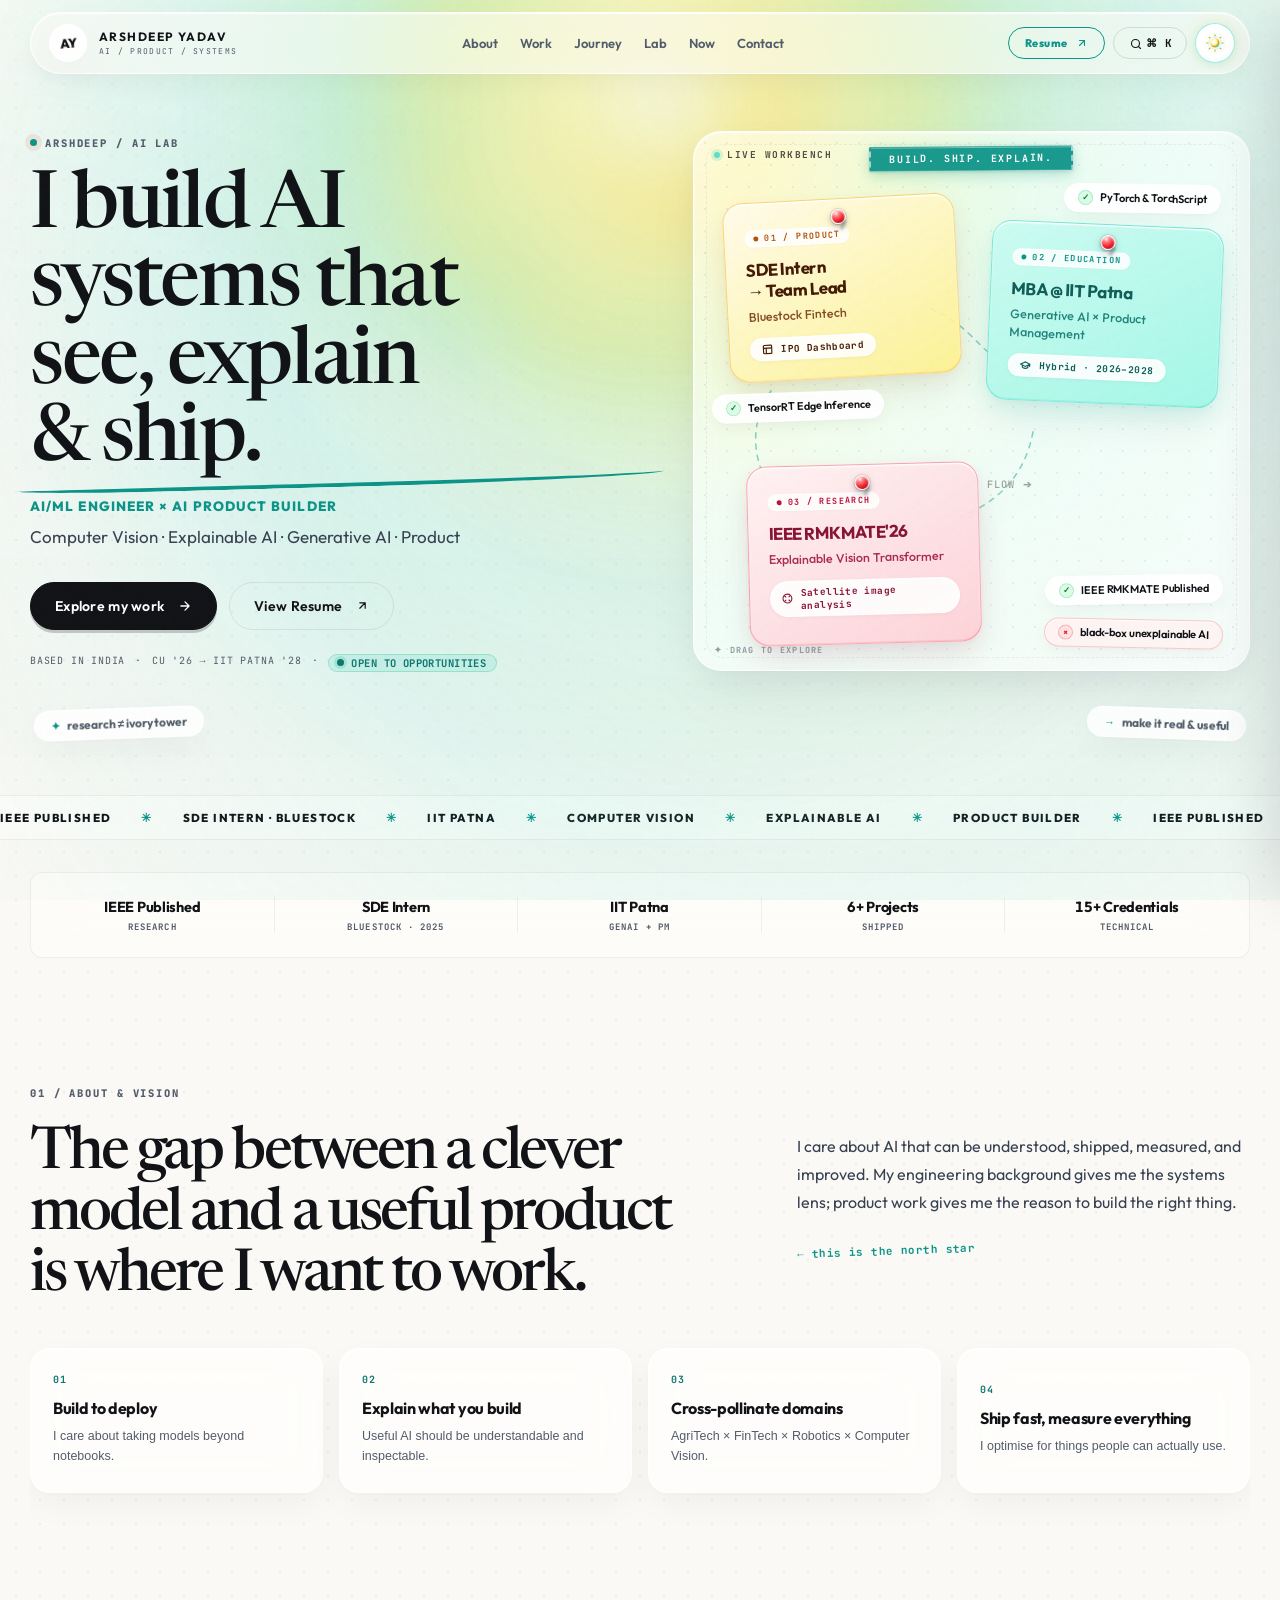
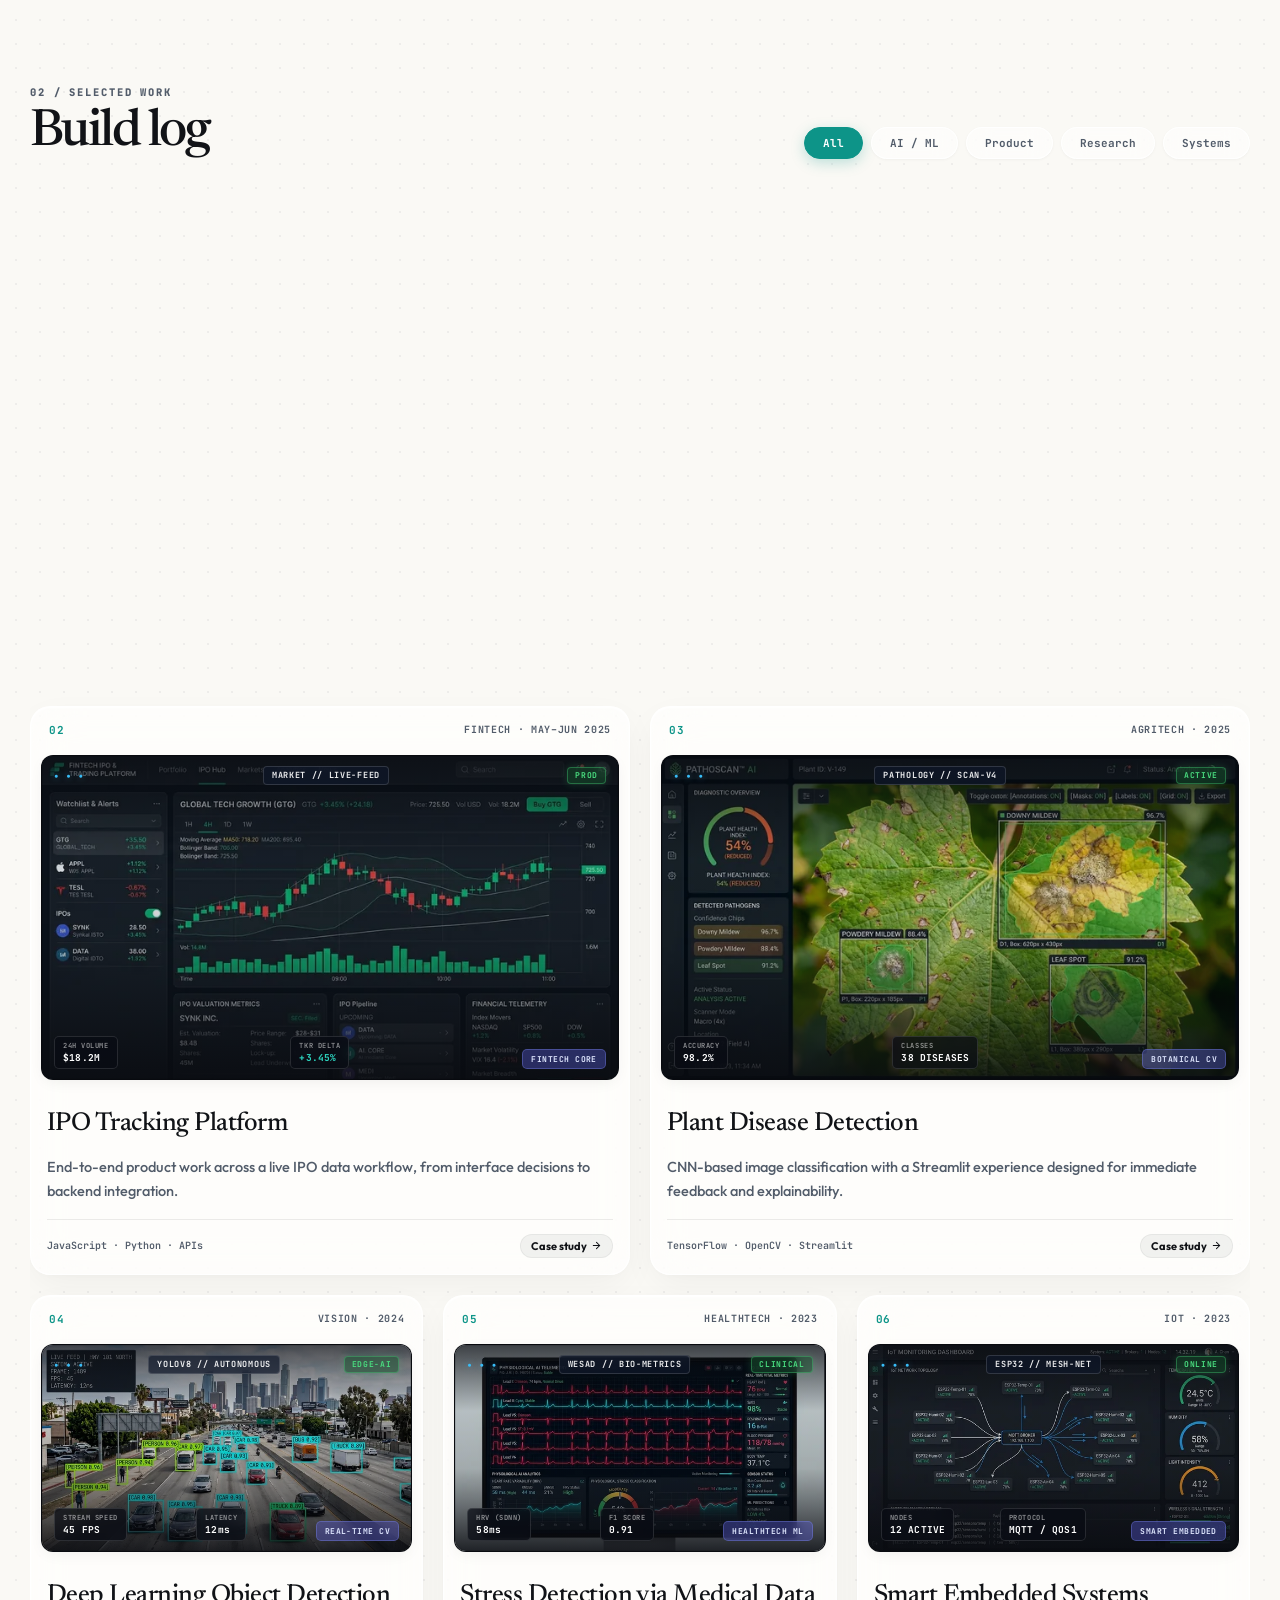
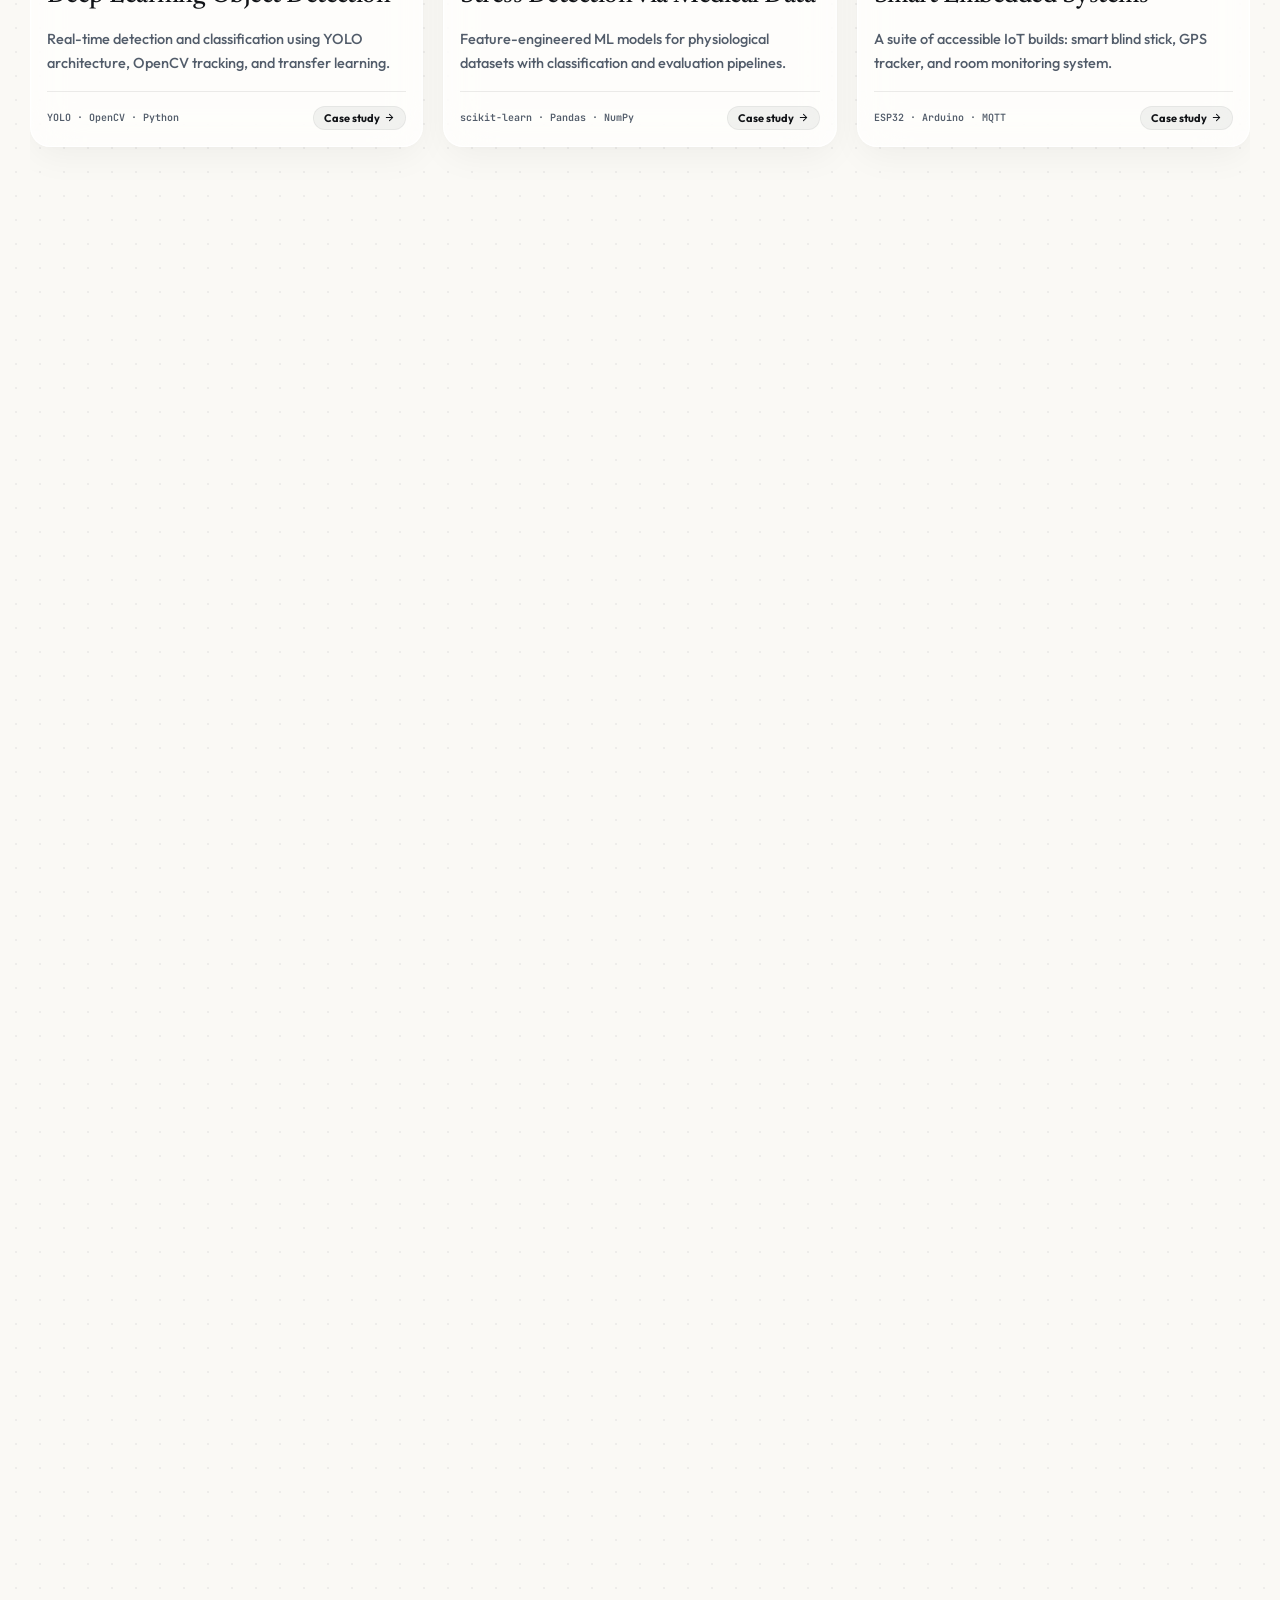
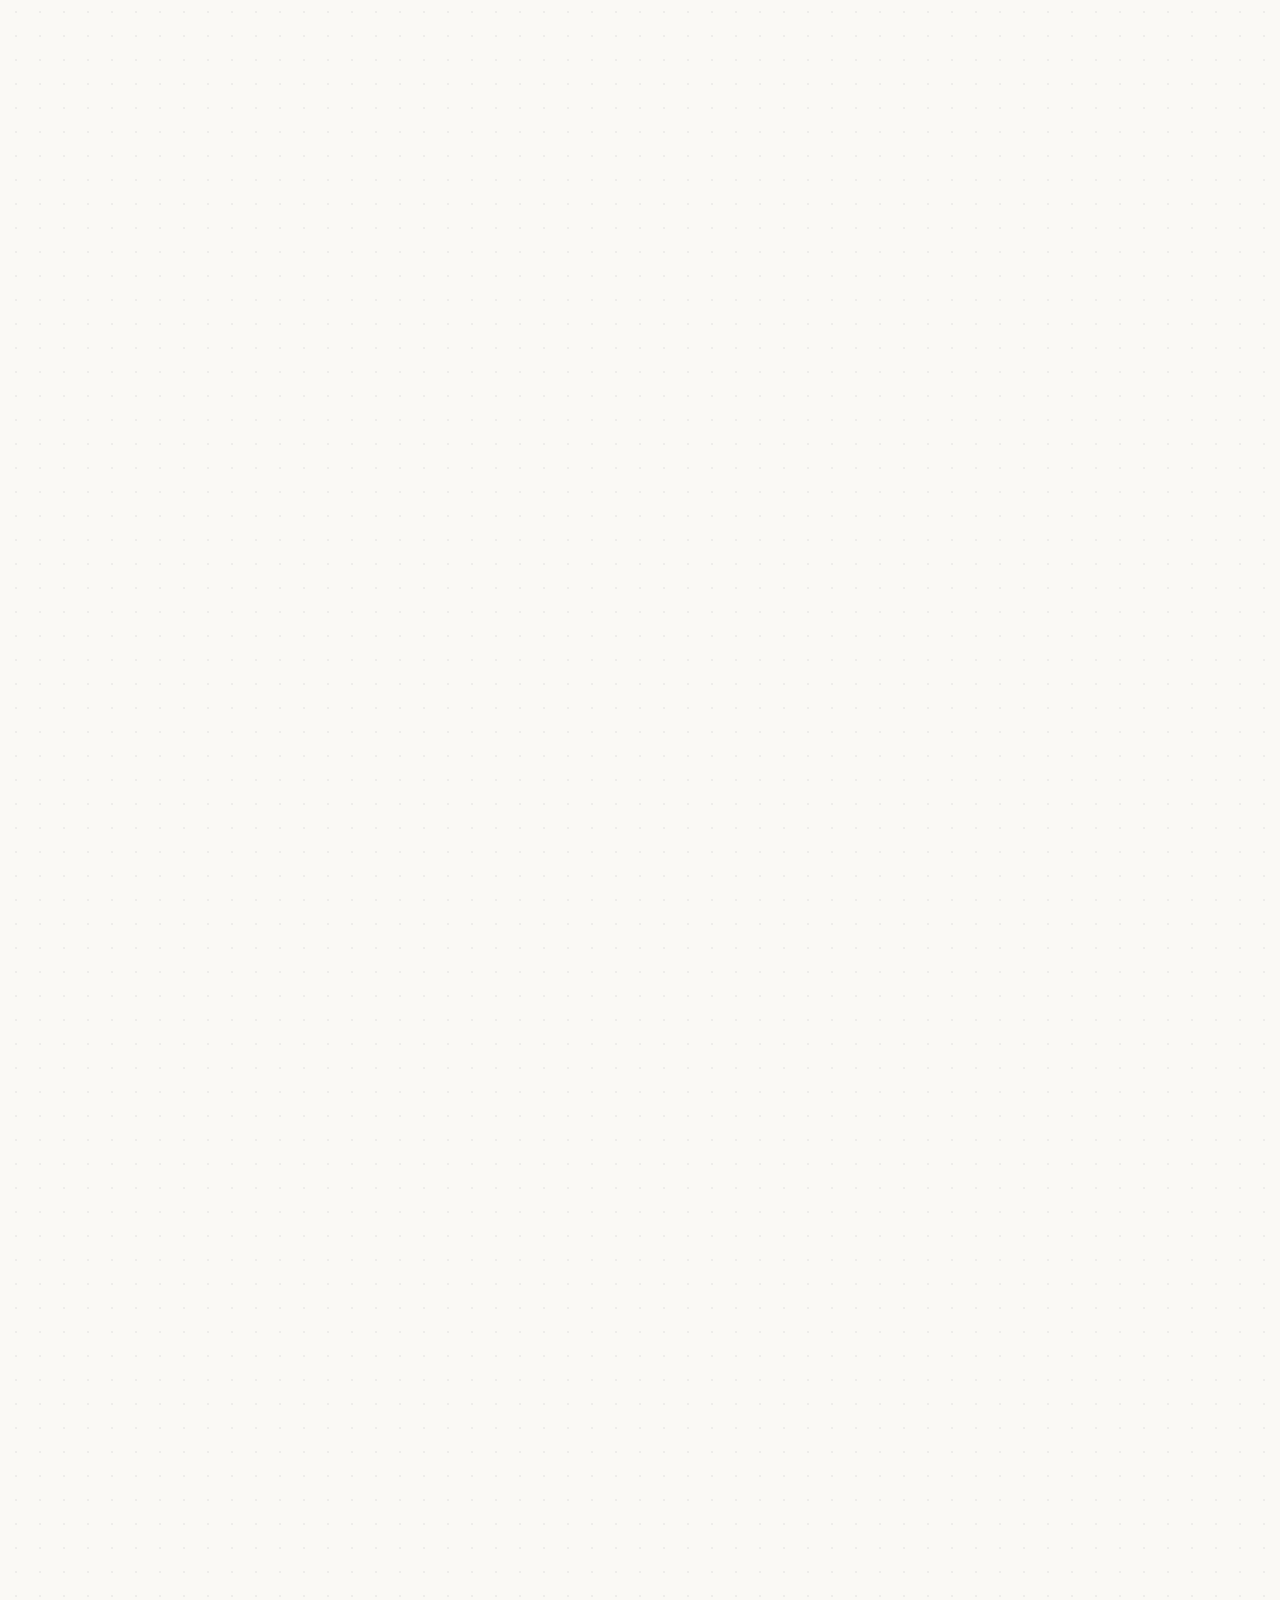
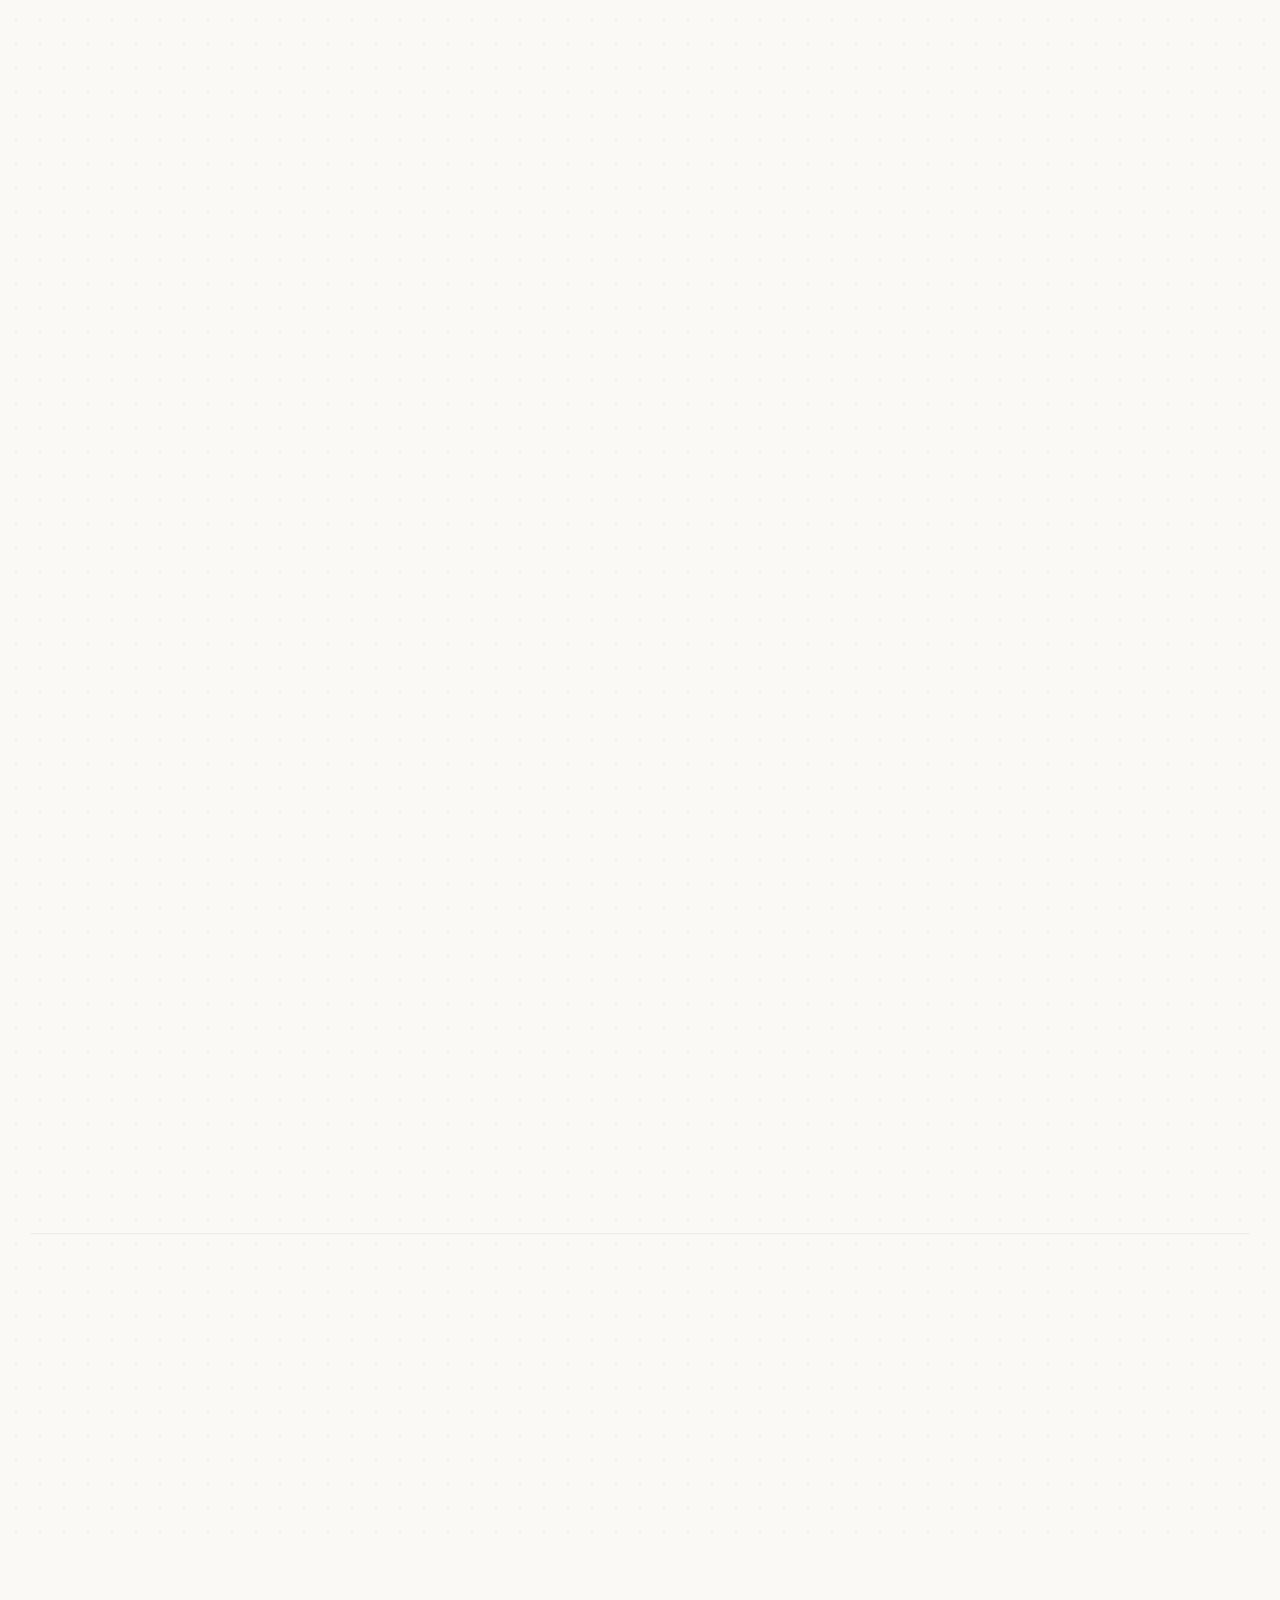
<file: index.html>
<!doctype html>
<html lang="en">

<head>
  <meta charset="UTF-8" />
  <meta name="viewport" content="width=device-width, initial-scale=1.0, viewport-fit=cover" />
  <title>Arshdeep Yadav — AI/ML Engineer, IEEE Researcher &amp; Product Builder | IIT Patna</title>
  <meta name="description" content="Official portfolio of Arshdeep Yadav — AI/ML Engineer, published IEEE Researcher (Vision Transformers &amp; Explainable AI), and MBA candidate in Gen AI &amp; Product Management at IIT Patna." />
  <meta name="keywords" content="Arshdeep Yadav, Arshdeep, AI Engineer, Machine Learning Engineer, Arshdeep Yadav IIT Patna, Arshdeep Yadav Chandigarh University, Explainable Vision Transformer, AI Product Manager, Arshdeep Portfolio" />
  <meta name="author" content="Arshdeep Yadav" />
  <meta name="robots" content="index, follow, max-snippet:-1, max-image-preview:large" />
  <meta name="googlebot" content="index, follow, max-snippet:-1, max-image-preview:large" />
  <meta name="bingbot" content="index, follow, max-snippet:-1, max-image-preview:large" />
  <meta name="theme-color" content="#FAF8F5" />
  <script>try { if (localStorage.getItem('arshdeep-theme') === 'dark') document.documentElement.classList.add('dark-mode') } catch (e) { }</script>
  <link rel="canonical" href="https://arshdeep.works/" />
  <link rel="alternate" type="text/markdown" href="https://arshdeep.works/llm.md" title="Arshdeep Yadav - Profile for LLMs (Markdown)" />
  <link rel="alternate" type="text/plain" href="https://arshdeep.works/llms.txt" title="Arshdeep Yadav - LLMs.txt" />
  
  <!-- Open Graph / LinkedIn / WhatsApp Preview -->
  <meta property="og:type" content="profile" />
  <meta property="og:title" content="Arshdeep Yadav — AI/ML Engineer &amp; Product Builder" />
  <meta property="og:description" content="Building intelligent systems that see, learn, and explain. Published IEEE Researcher (ViT + Grad-CAM) | CSE (AI/ML) → MBA @ IIT Patna." />
  <meta property="og:url" content="https://arshdeep.works/" />
  <meta property="og:site_name" content="Arshdeep Yadav Portfolio" />
  <meta property="og:image" content="https://arshdeep.works/og-card.png" />
  <meta property="og:image:width" content="1200" />
  <meta property="og:image:height" content="630" />
  <meta property="og:image:type" content="image/png" />
  <meta property="og:image:alt" content="Arshdeep Yadav — AI/ML Engineer &amp; Product Builder Portfolio" />
  <meta property="profile:first_name" content="Arshdeep" />
  <meta property="profile:last_name" content="Yadav" />
  <meta property="profile:username" content="Arshdeep-Yadav" />

  <!-- Twitter / X Card -->
  <meta name="twitter:card" content="summary_large_image" />
  <meta name="twitter:title" content="Arshdeep Yadav — AI/ML Engineer &amp; Builder" />
  <meta name="twitter:description" content="Shipping across Computer Vision, Explainable AI, Robotics, and FinTech. CSE (AI/ML) → IIT Patna MBA." />
  <meta name="twitter:image" content="https://arshdeep.works/og-card.png" />
  <meta name="twitter:image:alt" content="Arshdeep Yadav — AI/ML Engineer &amp; Product Builder Portfolio" />

  <link rel="manifest" href="site.webmanifest" />
  <link rel="icon" type="image/svg+xml" href="site-icon.svg" />
  <link rel="apple-touch-icon" href="site-icon.svg" />
  <!-- Preload primary self-hosted web fonts for instant rendering -->
  <link rel="preload" href="assets/fonts/outfit.woff2" as="font" type="font/woff2" crossorigin />
  <link rel="stylesheet" href="styles.min.css?v=4.5">
  <link rel="stylesheet" href="print.css" media="print" />

  <!-- Schema.org JSON-LD: Person + ProfilePage + IEEE Publication -->
  <script type="application/ld+json">
  {
    "@context": "https://schema.org",
    "@graph": [
      {
        "@type": "WebSite",
        "@id": "https://arshdeep.works/#website",
        "url": "https://arshdeep.works/",
        "name": "Arshdeep Yadav — AI Lab & Portfolio",
        "description": "Interactive portfolio and build log of Arshdeep Yadav — AI/ML Engineer and Product Builder.",
        "publisher": { "@id": "https://arshdeep.works/#arshdeep" },
        "inLanguage": "en-US"
      },
      {
        "@type": "ProfilePage",
        "@id": "https://arshdeep.works/#profilepage",
        "url": "https://arshdeep.works/",
        "name": "Arshdeep Yadav — AI/ML Engineer & Product Builder",
        "isPartOf": { "@id": "https://arshdeep.works/#website" },
        "mainEntity": { "@id": "https://arshdeep.works/#arshdeep" }
      },
      {
        "@type": "Person",
        "@id": "https://arshdeep.works/#arshdeep",
        "name": "Arshdeep Yadav",
        "givenName": "Arshdeep",
        "familyName": "Yadav",
        "alternateName": ["Arshdeep", "Arshdeep-Yadav"],
        "jobTitle": "AI/ML Engineer & Product Builder",
        "url": "https://arshdeep.works/",
        "image": "https://arshdeep.works/og-card.png",
        "email": "mailto:arshdeep.yadav.work@gmail.com",
        "telephone": "+91-8115237909",
        "address": {
          "@type": "PostalAddress",
          "addressLocality": "Lucknow",
          "addressRegion": "Uttar Pradesh",
          "addressCountry": "IN"
        },
        "alumniOf": [
          {
            "@type": "CollegeOrUniversity",
            "name": "Indian Institute of Technology Patna",
            "sameAs": "https://www.iitp.ac.in/"
          },
          {
            "@type": "CollegeOrUniversity",
            "name": "Chandigarh University",
            "sameAs": "https://www.cuchd.in/"
          }
        ],
        "knowsAbout": [
          "Artificial Intelligence",
          "Machine Learning",
          "Vision Transformers",
          "Explainable AI (XAI)",
          "Grad-CAM",
          "Computer Vision",
          "AI Product Management",
          "Python",
          "PyTorch"
        ],
        "sameAs": [
          "https://github.com/Arshdeep-Yadav",
          "https://www.linkedin.com/in/arshdeep-yadav",
          "https://www.instagram.com/arshdeep._.yadav",
          "https://ieeexplore.ieee.org/document/11518743"
        ]
      },
      {
        "@type": "ScholarlyArticle",
        "@id": "https://arshdeep.works/#publication-xvit",
        "headline": "Explainable Vision Transformer for Satellite Image Analysis",
        "author": { "@id": "https://arshdeep.works/#arshdeep" },
        "datePublished": "2026-05-20",
        "publisher": {
          "@type": "Organization",
          "name": "IEEE Xplore (IEEE RMKMATE'26)"
        },
        "url": "https://ieeexplore.ieee.org/document/11518743",
        "description": "A novel framework generating transformer-aligned explanation maps for remote sensing and satellite imagery.",
        "keywords": "Vision Transformer, Satellite Imagery, Explainable AI, Grad-CAM, Remote Sensing"
      }
    ]
  }
  </script>
</head>

<body>
  <!-- Non-Blocking Boot Sequence Overlay (<=600ms, skips on ESC/click or repeat visits) -->
  <div class="boot-overlay boot-hidden" id="bootOverlay" aria-hidden="true" style="display:none;">
    <div class="boot-terminal" role="status" aria-live="polite">
      <div class="boot-header">
        <span>PORTFOLIO OS v2.0 // KERNEL INIT</span>
        <button id="skipBootBtn" class="skip-boot-btn" type="button" aria-label="Skip boot sequence">[ESC / CLICK TO SKIP →]</button>
      </div>
      <div class="boot-log" id="bootLog">
        <p><span>[0.001] MOUNT /dev/root (AY-AI-LAB-OS)</span><span class="ok">OK</span></p>
        <p><span>[0.120] INIT PyTorch · TensorRT · ViT-XAI Pipeline</span><span class="ok">OK</span></p>
        <p><span>[0.280] AUTH IIT Patna (GenAI &amp; PM) · IEEE RMKMATE'26</span><span class="ok">OK</span></p>
        <p><span>[0.450] READY: Arshdeep Yadav Portfolio booted</span><span class="ok">OK</span></p>
      </div>
      <div class="boot-progress-bar"><div class="boot-progress-fill" id="bootProgress"></div></div>
    </div>
  </div>

  <a class="skip-link" href="#top">Skip to content</a>
  <canvas id="inkCanvas" aria-hidden="true"></canvas>
  <div class="grain"></div>
  <div class="celestial-ambient-field" aria-hidden="true"></div>
  <div class="celestial-crepuscular-rays" aria-hidden="true"></div>
  <div class="celestial-light-source" aria-hidden="true"></div>

  <header class="topbar">
    <a class="brand" href="#top" aria-label="Arshdeep home">
      <span class="brand-mark">AY</span>
      <span class="brand-copy"><b>ARSHDEEP YADAV</b><small>AI / PRODUCT / SYSTEMS</small></span>
    </a>

    <nav class="topnav" aria-label="Primary navigation">
      <a href="#about">About</a>
      <a href="#work">Work</a>
      <a href="#journey">Journey</a>
      <a href="#stack">Lab</a>
      <a href="#now">Now</a>
      <a href="#contact">Contact</a>
    </nav>

    <div class="top-actions">
      <a class="resume-btn" href="https://drive.google.com/file/d/1koy1MbHsjYekuMFHmuQfoqnsp4EB-gck/view?usp=sharing"
        target="_blank" rel="noopener noreferrer" data-astryx-pressable>Resume <svg class="astryx-icon" width="12" height="12" viewBox="0 0 24 24" fill="none" stroke="currentColor" stroke-width="2.2" stroke-linecap="round" stroke-linejoin="round" aria-hidden="true"><path d="M7 17L17 7M7 7h10v10"/></svg></a>
      <button class="pill-button" id="commandBtn" aria-label="Open command palette" data-astryx-pressable><svg class="astryx-icon" width="12" height="12" viewBox="0 0 24 24" fill="none" stroke="currentColor" stroke-width="2.2" stroke-linecap="round" stroke-linejoin="round" style="margin-right:4px;" aria-hidden="true"><circle cx="11" cy="11" r="8"></circle><path d="m21 21-4.35-4.35"></path></svg>⌘ K</button>
      <button class="icon-button celestial-toggle" id="themeBtn" aria-label="Toggle theme"
        title="Toggle Light / Dark mode (Celestial light source)">
        <span class="celestial-sun" aria-hidden="true">
          <svg viewBox="0 0 32 32" width="22" height="22" fill="none" class="sun-asset">
            <defs>
              <radialGradient id="sunCoreGrad" cx="38%" cy="38%" r="62%">
                <stop offset="0%" stop-color="#FFFFFF" />
                <stop offset="25%" stop-color="#FFFDF7" />
                <stop offset="55%" stop-color="#FEF08A" />
                <stop offset="82%" stop-color="#F59E0B" />
                <stop offset="100%" stop-color="#2DD4BF" />
              </radialGradient>
              <linearGradient id="sunRayGrad" x1="0%" y1="0%" x2="0%" y2="100%">
                <stop offset="0%" stop-color="#FDE047" />
                <stop offset="50%" stop-color="#F59E0B" />
                <stop offset="100%" stop-color="#2DD4BF" stop-opacity="0.6" />
              </linearGradient>
              <radialGradient id="sunHaloGrad" cx="50%" cy="50%" r="50%">
                <stop offset="60%" stop-color="#2DD4BF" stop-opacity="0" />
                <stop offset="90%" stop-color="#2DD4BF" stop-opacity="0.35" />
                <stop offset="100%" stop-color="#FDE047" stop-opacity="0.1" />
              </radialGradient>
            </defs>
            <circle cx="16" cy="16" r="14.5" stroke="url(#sunHaloGrad)" stroke-width="0.75" opacity="0.8" />
            <g class="sun-rays">
              <path d="M16 2.2 L17.5 6.2 L14.5 6.2 Z" fill="url(#sunRayGrad)" />
              <path d="M16 29.8 L17.5 25.8 L14.5 25.8 Z" fill="url(#sunRayGrad)" />
              <path d="M2.2 16 L6.2 17.5 L6.2 14.5 Z" fill="url(#sunRayGrad)" />
              <path d="M29.8 16 L25.8 17.5 L25.8 14.5 Z" fill="url(#sunRayGrad)" />
              <path d="M6.25 6.25 L9.8 7.6 L7.6 9.8 Z" fill="url(#sunRayGrad)" />
              <path d="M25.75 25.75 L22.2 24.4 L24.4 22.2 Z" fill="url(#sunRayGrad)" />
              <path d="M6.25 25.75 L7.6 22.2 L9.8 24.4 Z" fill="url(#sunRayGrad)" />
              <path d="M25.75 6.25 L24.4 9.8 L22.2 7.6 Z" fill="url(#sunRayGrad)" />
            </g>
            <circle cx="16" cy="16" r="9.2" fill="#FEF08A" fill-opacity="0.22" stroke="#2DD4BF" stroke-width="0.7" stroke-opacity="0.45" />
            <circle cx="16" cy="16" r="6.6" fill="url(#sunCoreGrad)" />
            <path d="M12.2 13.2 A4.2 4.2 0 0 1 18.2 11.8" stroke="#FFFFFF" stroke-width="1.2" stroke-linecap="round" stroke-opacity="0.9" />
          </svg>
        </span>
        <span class="celestial-moon" aria-hidden="true">
          <svg viewBox="0 0 32 32" width="22" height="22" fill="none" class="moon-asset">
            <defs>
              <linearGradient id="moonSurfaceGrad" x1="15%" y1="10%" x2="85%" y2="90%">
                <stop offset="0%" stop-color="#F0FDFA" />
                <stop offset="30%" stop-color="#99F6E4" />
                <stop offset="68%" stop-color="#2DD4BF" />
                <stop offset="100%" stop-color="#0D9488" />
              </linearGradient>
              <radialGradient id="craterDeepGrad" cx="38%" cy="38%" r="62%">
                <stop offset="0%" stop-color="#0F766E" stop-opacity="0.75" />
                <stop offset="100%" stop-color="#115E59" stop-opacity="0.25" />
              </radialGradient>
              <radialGradient id="moonGlowGrad" cx="50%" cy="50%" r="50%">
                <stop offset="60%" stop-color="#2DD4BF" stop-opacity="0.35" />
                <stop offset="100%" stop-color="#2DD4BF" stop-opacity="0" />
              </radialGradient>
            </defs>
            <circle cx="16" cy="16" r="14.5" stroke="rgba(45, 212, 191, 0.35)" stroke-width="0.75" stroke-dasharray="2 3" />
            <g class="moon-stars">
              <path d="M7.5 8 Q7.5 9.5 6.5 9.5 Q7.5 9.5 7.5 11 Q7.5 9.5 8.5 9.5 Q7.5 9.5 7.5 8 Z" fill="#2DD4BF" opacity="0.95" />
              <path d="M25 6.5 Q25 8 24 8 Q25 8 25 9.5 Q25 8 26 8 Q25 8 25 6.5 Z" fill="#99F6E4" opacity="0.85" />
              <circle cx="26.5" cy="22" r="1" fill="#2DD4BF" opacity="0.75" />
            </g>
            <path d="M19.5 5.2 C13.2 5.2 8.2 10.2 8.2 16.5 C8.2 22.8 13.2 27.8 19.5 27.8 C21.6 27.8 23.5 27.2 25.2 26.2 C18 24.8 13.2 18.2 15.5 11 C16.5 7.8 18.8 5.8 21.6 5 C20.9 5.1 20.2 5.2 19.5 5.2 Z" fill="#2DD4BF" fill-opacity="0.22" />
            <path d="M20 5 C13.7 5 8.6 10.1 8.6 16.4 C8.6 22.7 13.7 27.8 20 27.8 C22.3 27.8 24.4 27.1 26 26 C18.5 24.6 13.8 17.8 16.2 10.2 C17.3 6.8 20 4.6 23 3.8 C22.1 3.8 21.1 5 20 5 Z" fill="url(#moonSurfaceGrad)" />
            <circle cx="13.8" cy="13.8" r="1.6" fill="url(#craterDeepGrad)" />
            <circle cx="12.6" cy="19.2" r="2.2" fill="url(#craterDeepGrad)" />
            <circle cx="17.2" cy="22.2" r="1.3" fill="url(#craterDeepGrad)" />
            <path d="M9.8 12 C9.2 14.2 9.3 17.2 10.8 19.8" stroke="#FFFFFF" stroke-width="1.1" stroke-linecap="round" stroke-opacity="0.85" />
          </svg>
        </span>
      </button>
      <button class="hamburger" id="hamburgerBtn" aria-label="Open menu" aria-expanded="false">
        <span></span><span></span><span></span>
      </button>
    </div>
  </header>

  <!-- Mobile nav overlay -->
  <div class="mobile-nav-scrim" id="mobileScrim"></div>
  <nav class="mobile-nav" id="mobileNav" aria-label="Mobile navigation" aria-hidden="true">
    <div class="mobile-nav-header">
      <div class="mobile-brand">
        <span class="mobile-brand-mark">AY</span>
        <div class="mobile-brand-meta">
          <strong class="mobile-brand-name">ARSHDEEP YADAV</strong>
          <span class="mobile-brand-sub">IIT PATNA MBA · AI LAB</span>
        </div>
      </div>
      <button class="mobile-nav-close" id="mobileNavClose" aria-label="Close menu">
        <svg width="18" height="18" viewBox="0 0 24 24" fill="none" stroke="currentColor" stroke-width="2.2" stroke-linecap="round" stroke-linejoin="round" aria-hidden="true">
          <line x1="18" y1="6" x2="6" y2="18"></line>
          <line x1="6" y1="6" x2="18" y2="18"></line>
        </svg>
      </button>
    </div>

    <div class="mobile-nav-links">
      <a href="#about" class="mobile-nav-item">
        <span class="mobile-nav-num">01</span>
        <div class="mobile-nav-item-body">
          <span class="mobile-nav-title">ABOUT</span>
          <small class="mobile-nav-hint">Engineering & Product Vision</small>
        </div>
        <svg class="mobile-nav-chevron" width="16" height="16" viewBox="0 0 24 24" fill="none" stroke="currentColor" stroke-width="2" stroke-linecap="round" stroke-linejoin="round" aria-hidden="true"><polyline points="9 18 15 12 9 6"></polyline></svg>
      </a>
      <a href="#work" class="mobile-nav-item">
        <span class="mobile-nav-num">02</span>
        <div class="mobile-nav-item-body">
          <span class="mobile-nav-title">WORK</span>
          <small class="mobile-nav-hint">6 Shipped AI/ML Systems</small>
        </div>
        <svg class="mobile-nav-chevron" width="16" height="16" viewBox="0 0 24 24" fill="none" stroke="currentColor" stroke-width="2" stroke-linecap="round" stroke-linejoin="round" aria-hidden="true"><polyline points="9 18 15 12 9 6"></polyline></svg>
      </a>
      <a href="#journey" class="mobile-nav-item">
        <span class="mobile-nav-num">03</span>
        <div class="mobile-nav-item-body">
          <span class="mobile-nav-title">JOURNEY</span>
          <small class="mobile-nav-hint">IIT Patna MBA & IEEE Research</small>
        </div>
        <svg class="mobile-nav-chevron" width="16" height="16" viewBox="0 0 24 24" fill="none" stroke="currentColor" stroke-width="2" stroke-linecap="round" stroke-linejoin="round" aria-hidden="true"><polyline points="9 18 15 12 9 6"></polyline></svg>
      </a>
      <a href="#stack" class="mobile-nav-item">
        <span class="mobile-nav-num">04</span>
        <div class="mobile-nav-item-body">
          <span class="mobile-nav-title">LAB</span>
          <small class="mobile-nav-hint">Toolbox, Models & Architecture</small>
        </div>
        <svg class="mobile-nav-chevron" width="16" height="16" viewBox="0 0 24 24" fill="none" stroke="currentColor" stroke-width="2" stroke-linecap="round" stroke-linejoin="round" aria-hidden="true"><polyline points="9 18 15 12 9 6"></polyline></svg>
      </a>
      <a href="#now" class="mobile-nav-item">
        <span class="mobile-nav-num">05</span>
        <div class="mobile-nav-item-body">
          <span class="mobile-nav-title">NOW</span>
          <small class="mobile-nav-hint">Current Focus & Research (Q4 2026)</small>
        </div>
        <svg class="mobile-nav-chevron" width="16" height="16" viewBox="0 0 24 24" fill="none" stroke="currentColor" stroke-width="2" stroke-linecap="round" stroke-linejoin="round" aria-hidden="true"><polyline points="9 18 15 12 9 6"></polyline></svg>
      </a>
      <a href="#contact" class="mobile-nav-item">
        <span class="mobile-nav-num">06</span>
        <div class="mobile-nav-item-body">
          <span class="mobile-nav-title">CONTACT</span>
          <small class="mobile-nav-hint">Direct Inbox & Collaboration</small>
        </div>
        <svg class="mobile-nav-chevron" width="16" height="16" viewBox="0 0 24 24" fill="none" stroke="currentColor" stroke-width="2" stroke-linecap="round" stroke-linejoin="round" aria-hidden="true"><polyline points="9 18 15 12 9 6"></polyline></svg>
      </a>
    </div>

    <div class="mobile-nav-footer">
      <div class="mobile-status-pill">
        <span class="mobile-status-dot"></span>
        <span>Open to AI Engineering & PM Roles</span>
      </div>
      <div class="mobile-nav-actions">
        <a href="https://github.com/Arshdeep-Yadav" target="_blank" rel="noopener noreferrer" class="mobile-action-pill">
          <svg width="14" height="14" viewBox="0 0 24 24" fill="none" stroke="currentColor" stroke-width="2" stroke-linecap="round" stroke-linejoin="round" aria-hidden="true"><path d="M9 19c-5 1.5-5-2.5-7-3m14 6v-3.87a3.37 3.37 0 0 0-.94-2.61c3.14-.35 6.44-1.54 6.44-7A5.44 5.44 0 0 0 20 4.77 5.07 5.07 0 0 0 19.91 1S18.73.65 16 2.48a13.38 13.38 0 0 0-7 0C6.27.65 5.09 1 5.09 1A5.07 5.07 0 0 0 5 4.77a5.44 5.44 0 0 0-1.5 3.78c0 5.42 3.3 6.61 6.44 7A3.37 3.37 0 0 0 9 18.13V22"></path></svg>
          <span>GitHub</span>
        </a>
        <a href="https://www.linkedin.com/in/arshdeep-yadav" target="_blank" rel="noopener noreferrer" class="mobile-action-pill">
          <svg width="14" height="14" viewBox="0 0 24 24" fill="none" stroke="currentColor" stroke-width="2" stroke-linecap="round" stroke-linejoin="round" aria-hidden="true"><path d="M16 8a6 6 0 0 1 6 6v7h-4v-7a2 2 0 0 0-2-2 2 2 0 0 0-2 2v7h-4v-7a6 6 0 0 1 6-6z"></path><rect x="2" y="9" width="4" height="12"></rect><circle cx="4" cy="4" r="2"></circle></svg>
          <span>LinkedIn</span>
        </a>
        <a href="https://drive.google.com/file/d/1koy1MbHsjYekuMFHmuQfoqnsp4EB-gck/view?usp=sharing" target="_blank" rel="noopener noreferrer" class="mobile-action-pill mobile-action-resume">
          <svg width="14" height="14" viewBox="0 0 24 24" fill="none" stroke="currentColor" stroke-width="2" stroke-linecap="round" stroke-linejoin="round" aria-hidden="true"><path d="M7 17L17 7M7 7h10v10"></path></svg>
          <span>Resume</span>
        </a>
      </div>
    </div>
  </nav>

  <main id="top">
    <section class="hero section-shell">
      <div class="hero-grid">
        <div class="hero-copy">
          <div class="eyebrow"><span class="live-dot"></span> ARSHDEEP / AI LAB</div>
          <h1>I build AI systems that<br><span class="scribble-word">see, explain & ship.</span></h1>
          <p class="hero-sub">AI/ML Engineer × AI Product Builder</p>
          <p class="hero-lede">Computer Vision · Explainable AI · Generative AI · Product</p>

          <div class="hero-cta-row">
            <a class="button button-dark" href="#work" data-astryx-pressable>Explore my work <svg class="astryx-icon" width="14" height="14" viewBox="0 0 24 24" fill="none" stroke="currentColor" stroke-width="2.2" stroke-linecap="round" stroke-linejoin="round" aria-hidden="true"><path d="M5 12h14M12 5l7 7-7 7"/></svg></a>
            <a class="button button-ghost"
              href="https://drive.google.com/file/d/1koy1MbHsjYekuMFHmuQfoqnsp4EB-gck/view?usp=sharing" target="_blank"
              rel="noopener noreferrer" data-astryx-pressable>View Resume <svg class="astryx-icon" width="13" height="13" viewBox="0 0 24 24" fill="none" stroke="currentColor" stroke-width="2.2" stroke-linecap="round" stroke-linejoin="round" aria-hidden="true"><path d="M7 17L17 7M7 7h10v10"/></svg></a>
          </div>

          <div class="hero-meta">
            <span>Based in India</span>
            <span>·</span>
            <span>CU '26 → IIT Patna '28</span>
            <span>·</span>
            <span class="status-inline astryx-badge astryx-badge-success"><i></i> Open to opportunities</span>
          </div>
        </div>

        <div class="hero-board" id="heroBoard" aria-label="Interactive career board">
          <div class="board-label"><span class="live-dot"></span> LIVE WORKBENCH</div>
          <div class="rank-tape">BUILD. SHIP. EXPLAIN.</div>
          <div class="board-chip chip-check chip-one"><i>✓</i> PyTorch &amp; TorchScript</div>
          <div class="board-chip chip-check chip-two"><i>✓</i> TensorRT Edge Inference</div>
          <div class="board-chip chip-check chip-three"><i>✓</i> IEEE RMKMATE Published</div>
          <div class="board-chip chip-no chip-four"><i>×</i> black-box unexplainable AI</div>
          <div class="board-drag-hint" aria-hidden="true">✦ DRAG TO EXPLORE</div>
          
          <article class="sticky sticky-a draggable">
            <div class="sticky-pin" aria-hidden="true"></div>
            <small>01 / PRODUCT</small>
            <h2>SDE Intern<br>→ Team Lead</h2>
            <p>Bluestock Fintech</p>
            <b><svg width="11" height="11" viewBox="0 0 24 24" fill="none" stroke="currentColor" stroke-width="2.5" style="margin-right:2px"><rect x="3" y="3" width="18" height="18" rx="2"/><path d="M3 9h18"/><path d="M9 21V9"/></svg>IPO Dashboard</b>
          </article>
          
          <article class="sticky sticky-b draggable">
            <div class="sticky-pin" aria-hidden="true"></div>
            <small>02 / EDUCATION</small>
            <h2>MBA @ IIT Patna</h2>
            <p>Generative AI × Product Management</p>
            <b><svg width="11" height="11" viewBox="0 0 24 24" fill="none" stroke="currentColor" stroke-width="2.5" style="margin-right:2px"><path d="M22 10v6M2 10l10-5 10 5-10 5z"/><path d="M6 12v5c3 3 9 3 12 0v-5"/></svg>Hybrid · 2026–2028</b>
          </article>
          
          <article class="sticky sticky-c draggable">
            <div class="sticky-pin" aria-hidden="true"></div>
            <small>03 / RESEARCH</small>
            <h2>IEEE RMKMATE'26</h2>
            <p>Explainable Vision Transformer</p>
            <b><svg width="11" height="11" viewBox="0 0 24 24" fill="none" stroke="currentColor" stroke-width="2.5" style="margin-right:2px"><circle cx="12" cy="12" r="10"/><path d="m4.93 4.93 4.24 4.24"/><path d="m14.83 9.17 4.24-4.24"/><path d="m14.83 14.83 4.24 4.24"/><path d="m9.17 14.83-4.24 4.24"/></svg>Satellite image analysis</b>
          </article>

          <svg class="board-ink" viewBox="0 0 540 500" aria-hidden="true">
            <path d="M230 160 C265 175, 275 195, 290 205" />
            <path d="M330 280 C320 335, 280 355, 255 365" />
            <path d="M75 240 C55 270, 55 305, 75 335" />
            <text x="285" y="335">flow ➔</text>
          </svg>
        </div>
      </div>

      <div class="hero-foot-strip" aria-hidden="true">
        <div class="floating-caption note-a"><span>✦</span> research ≠ ivory tower</div>
        <div class="floating-caption note-b"><span>→</span> make it real & useful</div>
      </div>
    </section>

    <section class="marquee-band" aria-label="Proof points">
      <div class="marquee-track">
        <span>IEEE PUBLISHED</span><i>✳</i><span>SDE INTERN · BLUESTOCK</span><i>✳</i><span>IIT
          PATNA</span><i>✳</i><span>COMPUTER VISION</span><i>✳</i><span>EXPLAINABLE AI</span><i>✳</i><span>PRODUCT
          BUILDER</span><i>✳</i>
        <span>IEEE PUBLISHED</span><i>✳</i><span>SDE INTERN · BLUESTOCK</span><i>✳</i><span>IIT
          PATNA</span><i>✳</i><span>COMPUTER VISION</span><i>✳</i><span>EXPLAINABLE AI</span><i>✳</i><span>PRODUCT
          BUILDER</span><i>✳</i>
      </div>
    </section>

    <div class="proof-strip section-shell" aria-label="Key credentials">
      <div class="proof-item"><strong>IEEE Published</strong><small>Research</small></div>
      <div class="proof-item"><strong>SDE Intern</strong><small>Bluestock · 2025</small></div>
      <div class="proof-item"><strong>IIT Patna</strong><small>GenAI + PM</small></div>
      <div class="proof-item"><strong>6+ Projects</strong><small>Shipped</small></div>
      <div class="proof-item"><strong>15+ Credentials</strong><small>Technical</small></div>
    </div>

    <section class="section-shell manifesto" id="about">
      <span id="vision" class="view-anchor" aria-hidden="true"></span>
      <div class="section-kicker">01 / ABOUT &amp; VISION</div>
      <div class="manifesto-grid">
        <h2>The gap between a clever model and a useful product is where I want to work.</h2>
        <div class="manifesto-copy">
          <p>I care about AI that can be understood, shipped, measured, and improved. My engineering background gives me
            the systems lens; product work gives me the reason to build the right thing.</p>
          <div class="annotation">← this is the north star</div>
        </div>
      </div>
      <div class="principles-row">
        <button class="principle" data-principle="build">
          <span class="principle-num">01</span>
          <strong>Build to deploy</strong>
          <p>I care about taking models beyond notebooks.</p>
        </button>
        <button class="principle" data-principle="explain">
          <span class="principle-num">02</span>
          <strong>Explain what you build</strong>
          <p>Useful AI should be understandable and inspectable.</p>
        </button>
        <button class="principle" data-principle="cross">
          <span class="principle-num">03</span>
          <strong>Cross-pollinate domains</strong>
          <p>AgriTech × FinTech × Robotics × Computer Vision.</p>
        </button>
        <button class="principle" data-principle="ship">
          <span class="principle-num">04</span>
          <strong>Ship fast, measure everything</strong>
          <p>I optimise for things people can actually use.</p>
        </button>
      </div>
    </section>

    <section class="section-shell" id="work">
      <div class="section-heading">
        <div><span class="section-kicker">02 / SELECTED WORK</span>
          <h2>Build log</h2>
        </div>
        <div class="filter-row" role="group" aria-label="Filter projects">
          <button class="filter active" data-filter="all" aria-pressed="true" data-astryx-pressable>All</button>
          <button class="filter" data-filter="ai" aria-pressed="false" data-astryx-pressable>AI / ML</button>
          <button class="filter" data-filter="product" aria-pressed="false" data-astryx-pressable>Product</button>
          <button class="filter" data-filter="research" aria-pressed="false" data-astryx-pressable>Research</button>
          <button class="filter" data-filter="systems" aria-pressed="false" data-astryx-pressable>Systems</button>
        </div>
      </div>

      <div class="project-grid" id="projectGrid">
        <article class="project-card featured" data-tags="ai research" data-project="xvit">
          <div class="project-top"><span class="number">01</span><span class="tag">RESEARCH · JAN–MAY 2026</span></div>
          <div class="project-visual">
            <div class="thumb-media">
              <img src="assets/project-xvit.webp" srcset="assets/project-xvit-688.webp 688w, assets/project-xvit.webp 1376w"
                sizes="(max-width: 768px) 100vw, 688px"
                alt="Explainable Vision Transformer for Satellite Analysis Dashboard"
                width="1376" height="768" loading="lazy" decoding="async" />
              <div class="thumb-scrim"></div>
            </div>
            <div class="thumb-overlay">
              <div class="thumb-header">
                <span class="thumb-dot-cluster">● ● ●</span>
                <span class="thumb-telemetry">SEN12MS // ViT-B/16</span>
                <span class="thumb-status-badge">IEEE 2026</span>
              </div>
              <div class="thumb-footer">
                <div class="thumb-metric">
                  <span class="metric-label">IoU ACCURACY</span>
                  <span class="metric-val">0.742</span>
                </div>
                <div class="thumb-metric">
                  <span class="metric-label">ATTN HEADS</span>
                  <span class="metric-val">12 HEADS</span>
                </div>
                <div class="thumb-badge">SATELLITE XAI</div>
              </div>
            </div>
          </div>
          <div class="project-body">
            <h3>Explainable Vision Transformer for Satellite Image Analysis</h3>
            <p>A novel framework generating transformer-aligned explanation maps for remote sensing. Published in IEEE
              RMKMATE 2026.
            </p>
            <div class="project-footer"><span>Python · PyTorch · IEEE</span>
              <div class="card-cta-group"><a href="https://ieeexplore.ieee.org/document/11518743" target="_blank"
                  rel="noopener noreferrer" data-astryx-pressable>Paper <svg class="astryx-icon" width="11" height="11" viewBox="0 0 24 24" fill="none" stroke="currentColor" stroke-width="2.2" stroke-linecap="round" stroke-linejoin="round" aria-hidden="true"><path d="M7 17L17 7M7 7h10v10"/></svg></a><button class="text-link open-modal" data-project="xvit" data-astryx-pressable>Case study <svg class="astryx-icon" width="11" height="11" viewBox="0 0 24 24" fill="none" stroke="currentColor" stroke-width="2.2" stroke-linecap="round" stroke-linejoin="round" aria-hidden="true"><path d="M5 12h14M12 5l7 7-7 7"/></svg></button><a href="https://github.com/Arshdeep-Yadav/satellite-vit-xai" target="_blank"
                  rel="noopener noreferrer" data-astryx-pressable>Repo <svg class="astryx-icon" width="11" height="11" viewBox="0 0 24 24" fill="none" stroke="currentColor" stroke-width="2.2" stroke-linecap="round" stroke-linejoin="round" aria-hidden="true"><path d="M7 17L17 7M7 7h10v10"/></svg></a></div>
            </div>
          </div>
        </article>

        <article class="project-card" data-tags="product systems" data-project="ipo">
          <div class="project-top"><span class="number">02</span><span class="tag">FINTECH · MAY–JUN 2025</span></div>
          <div class="project-visual">
            <div class="thumb-media">
              <img src="assets/project-ipo.webp" srcset="assets/project-ipo-688.webp 688w, assets/project-ipo.webp 1376w"
                sizes="(max-width: 768px) 100vw, 688px"
                alt="IPO Tracking Platform and Analytics Interface"
                width="1376" height="768" loading="lazy" decoding="async" />
              <div class="thumb-scrim"></div>
            </div>
            <div class="thumb-overlay">
              <div class="thumb-header">
                <span class="thumb-dot-cluster">● ● ●</span>
                <span class="thumb-telemetry">MARKET // LIVE-FEED</span>
                <span class="thumb-status-badge">PROD</span>
              </div>
              <div class="thumb-footer">
                <div class="thumb-metric">
                  <span class="metric-label">24H VOLUME</span>
                  <span class="metric-val">$18.2M</span>
                </div>
                <div class="thumb-metric">
                  <span class="metric-label">TKR DELTA</span>
                  <span class="metric-val positive">+3.45%</span>
                </div>
                <div class="thumb-badge">FINTECH CORE</div>
              </div>
            </div>
          </div>
          <div class="project-body">
            <h3>IPO Tracking Platform</h3>
            <p>End-to-end product work across a live IPO data workflow, from interface decisions to backend integration.
            </p>
            <div class="project-footer"><span>JavaScript · Python · APIs</span><button class="text-link open-modal"
                data-project="ipo" data-astryx-pressable>Case study <svg class="astryx-icon" width="11" height="11" viewBox="0 0 24 24" fill="none" stroke="currentColor" stroke-width="2.2" stroke-linecap="round" stroke-linejoin="round" aria-hidden="true"><path d="M5 12h14M12 5l7 7-7 7"/></svg></button></div>
          </div>
        </article>

        <article class="project-card" data-tags="ai product" data-project="plant">
          <div class="project-top"><span class="number">03</span><span class="tag">AGRITECH · 2025</span></div>
          <div class="project-visual">
            <div class="thumb-media">
              <img src="assets/project-plant.webp" srcset="assets/project-plant-688.webp 688w, assets/project-plant.webp 1376w"
                sizes="(max-width: 768px) 100vw, 688px"
                alt="Plant Disease Detection AI Scanner"
                width="1376" height="768" loading="lazy" decoding="async" />
              <div class="thumb-scrim"></div>
            </div>
            <div class="thumb-overlay">
              <div class="thumb-header">
                <span class="thumb-dot-cluster">● ● ●</span>
                <span class="thumb-telemetry">PATHOLOGY // SCAN-V4</span>
                <span class="thumb-status-badge">ACTIVE</span>
              </div>
              <div class="thumb-footer">
                <div class="thumb-metric">
                  <span class="metric-label">ACCURACY</span>
                  <span class="metric-val">98.2%</span>
                </div>
                <div class="thumb-metric">
                  <span class="metric-label">CLASSES</span>
                  <span class="metric-val">38 DISEASES</span>
                </div>
                <div class="thumb-badge">BOTANICAL CV</div>
              </div>
            </div>
          </div>
          <div class="project-body">
            <h3>Plant Disease Detection</h3>
            <p>CNN-based image classification with a Streamlit experience designed for immediate feedback and
              explainability.</p>
            <div class="project-footer"><span>TensorFlow · OpenCV · Streamlit</span><button class="text-link open-modal"
                data-project="plant" data-astryx-pressable>Case study <svg class="astryx-icon" width="11" height="11" viewBox="0 0 24 24" fill="none" stroke="currentColor" stroke-width="2.2" stroke-linecap="round" stroke-linejoin="round" aria-hidden="true"><path d="M5 12h14M12 5l7 7-7 7"/></svg></button></div>
          </div>
        </article>

        <article class="project-card" data-tags="ai systems" data-project="object">
          <div class="project-top"><span class="number">04</span><span class="tag">VISION · 2024</span></div>
          <div class="project-visual">
            <div class="thumb-media">
              <img src="assets/project-yolo.webp" srcset="assets/project-yolo-688.webp 688w, assets/project-yolo.webp 1376w"
                sizes="(max-width: 768px) 100vw, 688px"
                alt="Deep Learning YOLO Real-time Object Detection Dashboard"
                width="1376" height="768" loading="lazy" decoding="async" />
              <div class="thumb-scrim"></div>
            </div>
            <div class="thumb-overlay">
              <div class="thumb-header">
                <span class="thumb-dot-cluster">● ● ●</span>
                <span class="thumb-telemetry">YOLOv8 // AUTONOMOUS</span>
                <span class="thumb-status-badge">EDGE-AI</span>
              </div>
              <div class="thumb-footer">
                <div class="thumb-metric">
                  <span class="metric-label">STREAM SPEED</span>
                  <span class="metric-val">45 FPS</span>
                </div>
                <div class="thumb-metric">
                  <span class="metric-label">LATENCY</span>
                  <span class="metric-val">12ms</span>
                </div>
                <div class="thumb-badge">REAL-TIME CV</div>
              </div>
            </div>
          </div>
          <div class="project-body">
            <h3>Deep Learning Object Detection</h3>
            <p>Real-time detection and classification using YOLO architecture, OpenCV tracking, and transfer learning.
            </p>
            <div class="project-footer"><span>YOLO · OpenCV · Python</span><button class="text-link open-modal"
                data-project="object" data-astryx-pressable>Case study <svg class="astryx-icon" width="11" height="11" viewBox="0 0 24 24" fill="none" stroke="currentColor" stroke-width="2.2" stroke-linecap="round" stroke-linejoin="round" aria-hidden="true"><path d="M5 12h14M12 5l7 7-7 7"/></svg></button></div>
          </div>
        </article>

        <article class="project-card" data-tags="ai research" data-project="stress">
          <div class="project-top"><span class="number">05</span><span class="tag">HEALTHTECH · 2023</span></div>
          <div class="project-visual">
            <div class="thumb-media">
              <img src="assets/project-stress.webp" srcset="assets/project-stress-688.webp 688w, assets/project-stress.webp 1376w"
                sizes="(max-width: 768px) 100vw, 688px"
                alt="Stress Detection Physiological Telemetry Dashboard"
                width="1376" height="768" loading="lazy" decoding="async" />
              <div class="thumb-scrim"></div>
            </div>
            <div class="thumb-overlay">
              <div class="thumb-header">
                <span class="thumb-dot-cluster">● ● ●</span>
                <span class="thumb-telemetry">WESAD // BIO-METRICS</span>
                <span class="thumb-status-badge">CLINICAL</span>
              </div>
              <div class="thumb-footer">
                <div class="thumb-metric">
                  <span class="metric-label">HRV (SDNN)</span>
                  <span class="metric-val">58ms</span>
                </div>
                <div class="thumb-metric">
                  <span class="metric-label">F1 SCORE</span>
                  <span class="metric-val">0.91</span>
                </div>
                <div class="thumb-badge">HEALTHTECH ML</div>
              </div>
            </div>
          </div>
          <div class="project-body">
            <h3>Stress Detection via Medical Data</h3>
            <p>Feature-engineered ML models for physiological datasets with classification and evaluation pipelines.</p>
            <div class="project-footer"><span>scikit-learn · Pandas · NumPy</span><button class="text-link open-modal"
                data-project="stress" data-astryx-pressable>Case study <svg class="astryx-icon" width="11" height="11" viewBox="0 0 24 24" fill="none" stroke="currentColor" stroke-width="2.2" stroke-linecap="round" stroke-linejoin="round" aria-hidden="true"><path d="M5 12h14M12 5l7 7-7 7"/></svg></button></div>
          </div>
        </article>

        <article class="project-card" data-tags="systems product" data-project="iot">
          <div class="project-top"><span class="number">06</span><span class="tag">IOT · 2023</span></div>
          <div class="project-visual">
            <div class="thumb-media">
              <img src="assets/project-iot.webp" srcset="assets/project-iot-688.webp 688w, assets/project-iot.webp 1376w"
                sizes="(max-width: 768px) 100vw, 688px"
                alt="Smart Embedded Systems IoT Mesh Network Console"
                width="1376" height="768" loading="lazy" decoding="async" />
              <div class="thumb-scrim"></div>
            </div>
            <div class="thumb-overlay">
              <div class="thumb-header">
                <span class="thumb-dot-cluster">● ● ●</span>
                <span class="thumb-telemetry">ESP32 // MESH-NET</span>
                <span class="thumb-status-badge">ONLINE</span>
              </div>
              <div class="thumb-footer">
                <div class="thumb-metric">
                  <span class="metric-label">NODES</span>
                  <span class="metric-val">12 ACTIVE</span>
                </div>
                <div class="thumb-metric">
                  <span class="metric-label">PROTOCOL</span>
                  <span class="metric-val">MQTT / QOS1</span>
                </div>
                <div class="thumb-badge">SMART EMBEDDED</div>
              </div>
            </div>
          </div>
          <div class="project-body">
            <h3>Smart Embedded Systems</h3>
            <p>A suite of accessible IoT builds: smart blind stick, GPS tracker, and room monitoring system.</p>
            <div class="project-footer"><span>ESP32 · Arduino · MQTT</span><button class="text-link open-modal"
                data-project="iot" data-astryx-pressable>Case study <svg class="astryx-icon" width="11" height="11" viewBox="0 0 24 24" fill="none" stroke="currentColor" stroke-width="2.2" stroke-linecap="round" stroke-linejoin="round" aria-hidden="true"><path d="M5 12h14M12 5l7 7-7 7"/></svg></button></div>
          </div>
        </article>
      </div>
    </section>

    <section class="section-shell journey" id="journey">
      <span id="dossier" class="view-anchor" aria-hidden="true"></span>
      <div class="section-heading">
        <div><span class="section-kicker">03 / TRAJECTORY</span>
          <h2>Where the pieces connect</h2>
        </div>
        <div class="tiny-note">engineering → research → product</div>
      </div>
      <div class="timeline-wrap">
        <div class="timeline-line"></div>
        <div class="timeline-item">
          <div class="timeline-dot">01</div>
          <div><span>2022—26</span>
            <h3>BE CSE · Honors in AI/ML</h3>
            <p>Chandigarh University — machine learning, deep learning, computer vision, robotics.</p>
          </div>
        </div>
        <div class="timeline-item">
          <div class="timeline-dot">02</div>
          <div><span>MAY 2025 — JUN 2025</span>
            <h3>SDE Intern → Team Lead · Bluestock Fintech</h3>
            <p>Led delivery around an IPO dashboard and bridged frontend, backend, and product execution.</p>
          </div>
        </div>
        <div class="timeline-item">
          <div class="timeline-dot">03</div>
          <div><span>JAN 2026 — MAY 2026</span>
            <h3>IEEE RMKMATE'26 · Research</h3>
            <p>Explainable Vision Transformer for satellite image analysis; oral presentation and IEEE Xplore
              publication.</p>
          </div>
        </div>
        <div class="timeline-item active">
          <div class="timeline-dot">04</div>
          <div><span>2026—28</span>
            <h3>MBA · GenAI & Product Management · IIT Patna</h3>
            <p>Hybrid degree focused on AI models, product management, business analytics, governance, and strategy.</p>
          </div>
        </div>
      </div>
    </section>

    <section class="section-shell education-board" id="stack">
      <div class="section-kicker">04 / TOOLBOX</div>
      <h2 class="sr-only">Technical Skills and Toolbox</h2>
      <div class="toolbox-grid">
        <div class="toolbox-card big" data-filter-target="ai" title="Click to filter AI/ML projects"><span>01</span>
          <h3>AI / ML</h3>
          <p>PyTorch · TensorFlow · scikit-learn · OpenCV · YOLO · Vision Transformers · Grad-CAM</p><small
            class="toolbox-hint">click to filter projects →</small>
        </div>
        <div class="toolbox-card" data-filter-target="systems" title="Click to filter Systems projects"><span>02</span>
          <h3>Build</h3>
          <p>Python · JavaScript · SQL · Git · Docker · APIs</p><small class="toolbox-hint">click to filter projects
            →</small>
        </div>
        <div class="toolbox-card" data-filter-target="product" title="Click to filter Product projects"><span>03</span>
          <h3>Product</h3>
          <p>Research · Roadmapping · Agile/Scrum · Jira · Stakeholder coordination</p><small class="toolbox-hint">click
            to filter projects →</small>
        </div>
        <div class="toolbox-card" data-filter-target="ai" title="Click to filter Data/AI projects"><span>04</span>
          <h3>Data</h3>
          <p>Pandas · NumPy · Matplotlib · Tableau · Predictive analytics</p><small class="toolbox-hint">click to filter
            projects →</small>
        </div>
        <div class="toolbox-card" data-filter-target="systems" title="Click to filter Systems projects"><span>05</span>
          <h3>Systems</h3>
          <p>ESP32 · Arduino · MQTT · IoT · Sensor integration</p><small class="toolbox-hint">click to filter projects
            →</small>
        </div>
        <div class="toolbox-card accent" data-filter-target="ai" title="Click to view AI projects"><span>06</span>
          <h3>Currently learning</h3>
          <p>LLM systems · RAG · AI product strategy · GPU fundamentals · product analytics</p><small
            class="toolbox-hint">explore AI lab →</small>
        </div>
      </div>
    </section>

    <section class="section-shell mba-panel">
      <div class="mba-card">
        <div class="mba-stamp">CURRENT / 2026</div>
        <div class="mba-title"><small>Indian Institute of Technology, Patna</small>
          <h2>MBA in<br><span class="mba-nowrap"><em>Generative AI</em> &amp;</span><br><span class="mba-nowrap">Product Management</span></h2>
        </div>
        <div class="mba-copy">
          <p>Two-year, full-time master's degree in hybrid mode. The programme explicitly connects AI models, product
            management, data-driven decision-making, ethics/governance, and capstone work.</p><a
            href="https://admissions.iitp-cep.in/mba-gaipm" target="_blank" rel="noopener noreferrer" data-astryx-pressable>Programme details <svg class="astryx-icon" width="11" height="11" viewBox="0 0 24 24" fill="none" stroke="currentColor" stroke-width="2.2" stroke-linecap="round" stroke-linejoin="round" aria-hidden="true"><path d="M7 17L17 7M7 7h10v10"/></svg></a>
        </div>
        <div class="mba-course-row"><span>AI Models</span><span>Product</span><span>Business Analytics</span><span>AI
            Governance</span><span>Vision / NLP</span></div>
      </div>
    </section>

    <section class="section-shell now-section" id="now">
      <div class="section-kicker">05 / NOW</div>
      <div class="now-grid">
        <div class="now-status">
          <h2>What I'm doing now</h2>
          <div class="annotation">updated oct 2026</div>
        </div>
        <div class="now-items">
          <div class="now-item"><span class="now-arrow">→</span><span>Building AI + product systems</span></div>
          <div class="now-item"><span class="now-arrow">→</span><span>Pursuing MBA in GenAI & Product Management @ IIT
              Patna</span></div>
          <div class="now-item"><span class="now-arrow">→</span><span>Developing XAI / Computer Vision depth</span>
          </div>
          <div class="now-item"><span class="now-arrow">→</span><span>Exploring AI product opportunities</span></div>
          <div class="now-item now-item-highlight"><span class="now-arrow">→</span><span>Open to strong AI/ML/product
              roles</span></div>
        </div>
      </div>
    </section>

    <section class="section-shell launch-board" id="launch">
      <div class="launch-header">
        <div>
          <span class="section-kicker">06 / SHIP CHECKLIST</span>
          <h2>Vibe-coded ≠ half-finished.</h2>
          <p>Every weird little production detail gets a checkbox before this portfolio ships.</p>
        </div>
        <div class="launch-score">
          <b>LAUNCH BOARD</b>
          <span>static · accessible · domain-agnostic</span>
        </div>
      </div>
      <div class="launch-grid">
        <article class="check-card warm tilt-a">
          <header><span class="check-title">TRUST</span><strong>1</strong></header>
          <label class="check-row done"><i>✓</i><span>Privacy policy</span></label>
          <label class="check-row done"><i>✓</i><span>Terms & conditions</span></label>
          <label class="check-row done"><i>✓</i><span>No frontend secrets</span></label>
          <label class="check-row done"><i>✓</i><span>HTTPS auto-provisioned (Vercel)</span></label>
        </article>
        <article class="check-card mint tilt-b">
          <header><span class="check-title">SEARCH</span><strong>2</strong></header>
          <label class="check-row done"><i>✓</i><span>Title + meta description</span></label>
          <label class="check-row done"><i>✓</i><span>Open Graph / social image</span></label>
          <label class="check-row done"><i>✓</i><span>Favicon + manifest</span></label>
          <label class="check-row done"><i>✓</i><span>Sitemap + robots.txt</span></label>
          <label class="check-row host"><i>↗</i><span>Submit to Search Console</span></label>
        </article>
        <article class="check-card paper tilt-c">
          <header><span class="check-title">UX</span><strong>3</strong></header>
          <label class="check-row done"><i>✓</i><span>Mobile responsive</span></label>
          <label class="check-row done"><i>✓</i><span>Color contrast pass</span></label>
          <label class="check-row done"><i>✓</i><span>Custom 404</span></label>
          <label class="check-row done"><i>✓</i><span>Accessible focus states</span></label>
          <label class="check-row done"><i>✓</i><span>Reduced-motion support</span></label>
        </article>
        <article class="check-card dark tilt-d">
          <header><span class="check-title">PERF</span><strong>4</strong></header>
          <label class="check-row done"><i>✓</i><span>Zero external UI libraries</span></label>
          <label class="check-row done"><i>✓</i><span>Native canvas / SVG ink</span></label>
          <label class="check-row done"><i>✓</i><span>Static HTML-first content</span></label>
          <label class="check-row done"><i>✓</i><span>Vercel Edge CDN + headers</span></label>
        </article>
        <article class="check-card coral tilt-e">
          <header><span class="check-title">FORMS / DATA</span><strong>5</strong></header>
          <label class="check-row na"><i>–</i><span>No contact form = no spam surface</span></label>
          <label class="check-row na"><i>–</i><span>No cookies required by default</span></label>
          <label class="check-row next"><i>→</i><span>Add analytics only when needed</span></label>
        </article>
        <article class="check-card blue tilt-f">
          <header><span class="check-title">CONTENT</span><strong>6</strong></header>
          <label class="check-row done"><i>✓</i><span>One clear H1</span></label>
          <label class="check-row done"><i>✓</i><span>Descriptive links + image alt text</span></label>
          <label class="check-row done"><i>✓</i><span>Canonical domain: arshdeep.works</span></label>
          <label class="check-row done"><i>✓</i><span>Vercel config (vercel.json)</span></label>
        </article>
      </div>
      <div class="launch-note">
        <span>✎</span> The red X in the inspiration becomes <b>"not applicable"</b> here—not fake completeness. No
        cookie banner without cookies. No form security theatre without a form.
      </div>
    </section>

    <section class="section-shell contact" id="contact">
      <div class="contact-left">
        <div class="section-kicker">07 / CONTACT</div>
        <h2>Have a hard problem?<br><span>Let's build it.</span></h2>
        <p>For AI/ML engineering roles, AI product builds, research collaborations, or high-conviction technical
          problems.</p>
      </div>
      <div class="contact-right">
        <div class="contact-row contact-row-interactive" id="emailRow">
          <div class="contact-label-group">
            <svg class="contact-icon" width="16" height="16" viewBox="0 0 24 24" fill="none" stroke="currentColor"
              stroke-width="2" stroke-linecap="round" stroke-linejoin="round" aria-hidden="true">
              <rect x="2" y="4" width="20" height="16" rx="2"></rect>
              <path d="m22 7-8.97 5.7a1.94 1.94 0 0 1-2.06 0L2 7"></path>
            </svg>
            <small>EMAIL</small>
          </div>
          <div class="contact-value">
            <a class="contact-email-link" href="mailto:arshdeep.yadav.work@gmail.com">arshdeep.yadav.work@gmail.com</a>
            <button type="button" class="contact-action-btn copy-btn inline-copy" id="copyEmailBtn"
              data-email="arshdeep.yadav.work@gmail.com" title="Copy email address" aria-label="Copy email to clipboard">
              <svg class="copy-svg" width="15" height="15" viewBox="0 0 24 24" fill="none" stroke="currentColor"
                stroke-width="2.2" stroke-linecap="round" stroke-linejoin="round" aria-hidden="true">
                <rect x="9" y="9" width="13" height="13" rx="2" ry="2"></rect>
                <path d="M5 15H4a2 2 0 0 1-2-2V4a2 2 0 0 1 2-2h9a2 2 0 0 1 2 2v1"></path>
              </svg>
              <svg class="check-svg" width="15" height="15" viewBox="0 0 24 24" fill="none" stroke="#258f50"
                stroke-width="2.6" stroke-linecap="round" stroke-linejoin="round" style="display:none" aria-hidden="true">
                <polyline points="20 6 9 17 4 12"></polyline>
              </svg>
              <span class="action-tooltip">Copy</span>
            </button>
          </div>
          <div class="contact-actions-empty"></div>
        </div>
        <a class="contact-row" href="https://github.com/Arshdeep-Yadav" target="_blank" rel="noopener noreferrer">
          <div class="contact-label-group">
            <svg class="contact-icon" width="16" height="16" viewBox="0 0 24 24" fill="currentColor" aria-hidden="true">
              <path
                d="M12 0C5.37 0 0 5.37 0 12c0 5.31 3.435 9.795 8.205 11.385.6.105.825-.255.825-.57 0-.285-.015-1.23-.015-2.235-3.015.555-3.795-.735-4.035-1.41-.135-.345-.72-1.41-1.23-1.695-.42-.225-1.02-.78-.015-.795.945-.015 1.62.87 1.845 1.23 1.08 1.815 2.805 1.305 3.495.99.105-.78.42-1.305.765-1.605-2.67-.3-5.46-1.335-5.46-5.925 0-1.305.465-2.385 1.23-3.225-.12-.3-.54-1.53.12-3.18 0 0 1.005-.315 3.3 1.23.96-.27 1.98-.405 3-.405s2.04.135 3 .405c2.295-1.56 3.3-1.23 3.3-1.23.66 1.65.24 2.88.12 3.18.765.84 1.23 1.905 1.23 3.225 0 4.605-2.805 5.625-5.475 5.925.435.375.81 1.095.81 2.22 0 1.605-.015 2.895-.015 3.3 0 .315.225.69.825.57A12.02 12.02 0 0 0 24 12c0-6.63-5.37-12-12-12z" />
            </svg>
            <small>GITHUB</small>
          </div>
          <strong>github.com/Arshdeep-Yadav</strong>
          <div class="contact-actions-empty"></div>
        </a>
        <a class="contact-row" href="https://www.linkedin.com/in/arshdeep-yadav" target="_blank" rel="noopener noreferrer">
          <div class="contact-label-group">
            <svg class="contact-icon" width="16" height="16" viewBox="0 0 24 24" fill="currentColor" aria-hidden="true">
              <path
                d="M19 0h-14c-2.761 0-5 2.239-5 5v14c0 2.761 2.239 5 5 5h14c2.762 0 5-2.239 5-5v-14c0-2.761-2.238-5-5-5zm-11 19h-3v-11h3v11zm-1.5-12.268c-.966 0-1.75-.79-1.75-1.764s.784-1.764 1.75-1.764 1.75.79 1.75 1.764-.783 1.764-1.75 1.764zm13.5 12.268h-3v-5.604c0-3.368-4-3.113-4 0v5.604h-3v-11h3v1.765c1.396-2.586 7-2.777 7 2.476v6.759z" />
            </svg>
            <small>LINKEDIN</small>
          </div>
          <strong>linkedin.com/in/arshdeep-yadav</strong>
          <div class="contact-actions-empty"></div>
        </a>
        <div class="contact-legal"><a href="privacy.html">Privacy</a><span>·</span><a href="terms.html">Terms</a></div>
      </div>
    </section>
  </main>

  <footer class="footer section-shell">
    <div class="footer-cta">Let's build, something useful.</div>
    <div class="footer-info">
      <span>Arshdeep Yadav</span>
      <span>·</span>
      <span>AI/ML Engineer × AI Product Builder</span>
    </div>
    <div class="footer-links">
      <a href="https://github.com/Arshdeep-Yadav" target="_blank" rel="noopener noreferrer">GitHub</a>
      <a href="https://www.linkedin.com/in/arshdeep-yadav" target="_blank" rel="noopener noreferrer">LinkedIn</a>
      <a href="mailto:arshdeep.yadav.work@gmail.com">Email</a>
      <a href="https://drive.google.com/file/d/1koy1MbHsjYekuMFHmuQfoqnsp4EB-gck/view?usp=sharing" target="_blank"
        rel="noopener noreferrer">Resume</a>
    </div>
    <div class="footer-bottom">
      <span>AI LAB / 2026</span>
      <span>·</span>
      <span>Built with curiosity.</span>
    </div>
  </footer>

  <div class="modal-backdrop" id="modalBackdrop" aria-hidden="true">
    <div class="project-modal" role="dialog" aria-modal="true" aria-labelledby="modalTitle">
      <button class="close-modal" id="closeModal" aria-label="Close case study">×</button>
      <div class="modal-meta" id="modalMeta"></div>
      <h2 id="modalTitle"></h2>

      <!-- Telemetry Impact Metrics Grid -->
      <div class="modal-metrics-grid" id="modalMetrics"></div>

      <!-- System Architecture & Workflow ASCII Diagram -->
      <div class="modal-section" id="modalArchWrap">
        <small>SYSTEM ARCHITECTURE &amp; WORKFLOW</small>
        <pre class="ascii-diagram" id="modalArch" aria-hidden="true"></pre>
      </div>

      <div class="modal-sections">
        <div class="modal-section"><small>CONTEXT</small>
          <p id="modalContext"></p>
        </div>
        <div class="modal-section"><small>PROBLEM</small>
          <p id="modalProblem"></p>
        </div>
        <div class="modal-section"><small>APPROACH</small>
          <p id="modalApproach"></p>
        </div>
      </div>

      <div class="modal-grid">
        <div><small>STACK</small><strong id="modalStack"></strong></div>
        <div><small>ROLE</small><strong id="modalRole"></strong></div>
        <div><small>STATUS</small><strong id="modalStatus"></strong></div>
      </div>

      <div class="modal-section" id="modalDecisionsWrap"><small>KEY DECISIONS</small>
        <ul id="modalDecisions"></ul>
      </div>

      <div class="modal-sections">
        <div class="modal-section"><small>RESULT</small>
          <p id="modalResult"></p>
        </div>
        <div class="modal-section"><small>LEARNINGS</small>
          <p id="modalLearnings"></p>
        </div>
      </div>

      <div class="modal-actions"><a id="modalLink" class="button button-dark" target="_blank" rel="noopener noreferrer" data-astryx-pressable>View project <svg class="astryx-icon" width="13" height="13" viewBox="0 0 24 24" fill="none" stroke="currentColor" stroke-width="2.2" stroke-linecap="round" stroke-linejoin="round" aria-hidden="true"><path d="M7 17L17 7M7 7h10v10"/></svg></a><button class="button button-ghost" id="modalDone" data-astryx-pressable>Close</button></div>
    </div>
  </div>

  <div class="command-backdrop" id="commandBackdrop" aria-hidden="true">
    <div class="command-box" role="dialog" aria-modal="true" aria-label="Command palette">
      <div class="command-search"><span>⌘</span><input id="commandInput" autocomplete="off"
          aria-label="Search portfolio commands and projects"
          placeholder="Jump to… (try: xvit, work, resume)" /></div>
      <div class="command-results" id="commandResults"></div>
      <div class="command-footer">ESC close · ↑↓ navigate · ENTER open</div>
    </div>
  </div>

  <div class="toast" id="toast">Copied to clipboard</div>
  <script defer src="app.min.js?v=4.5"></script>
</body>

</html>
</file>
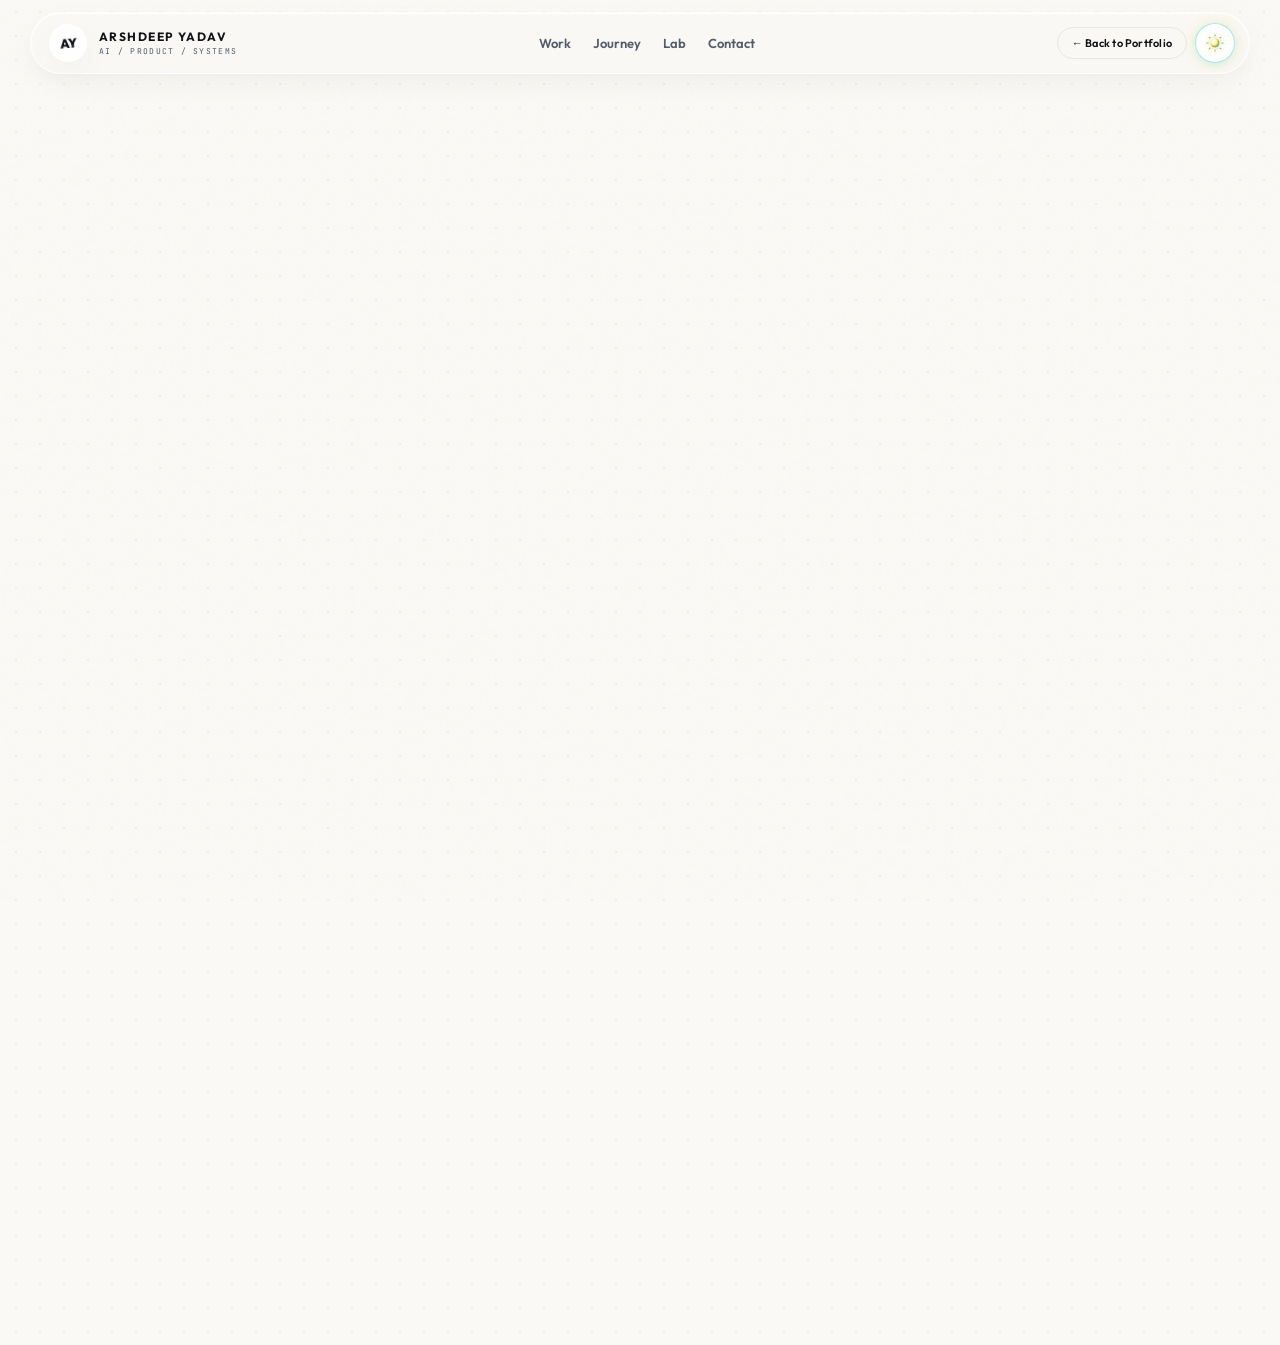
<file: privacy.html>
<!doctype html>
<html lang="en">
<head>
  <meta charset="utf-8" />
  <meta name="viewport" content="width=device-width, initial-scale=1.0, viewport-fit=cover" />
  <title>Privacy Protocol — Arshdeep Yadav · AI Lab</title>
  <meta name="description" content="Privacy policy for Arshdeep Yadav's AI engineering portfolio." />
  <link rel="canonical" href="https://arshdeep.works/privacy" />
  <meta name="robots" content="index, follow" />
  <meta name="theme-color" content="#FAF8F5" />
  <script>try{if(localStorage.getItem('arshdeep-theme')==='dark')document.documentElement.classList.add('dark-mode')}catch(e){}</script>
  <link rel="icon" type="image/svg+xml" href="site-icon.svg" />
  <link rel="apple-touch-icon" href="site-icon.svg" />
  <link rel="manifest" href="site.webmanifest" />

  <!-- Open Graph / Meta -->
  <meta property="og:type" content="website" />
  <meta property="og:site_name" content="Arshdeep Yadav — AI Lab" />
  <meta property="og:title" content="Privacy Protocol — Arshdeep Yadav · AI Lab" />
  <meta property="og:description" content="Privacy protocol for Arshdeep Yadav's AI engineering portfolio." />
  <meta property="og:url" content="https://arshdeep.works/privacy" />
  <meta property="og:image" content="https://arshdeep.works/og-card.png" />
  <meta name="twitter:card" content="summary_large_image" />
  <meta name="twitter:title" content="Privacy Protocol — Arshdeep Yadav · AI Lab" />
  <meta name="twitter:description" content="Privacy protocol for Arshdeep Yadav's AI engineering portfolio." />
  <meta name="twitter:image" content="https://arshdeep.works/og-card.png" />

  <!-- Preload primary self-hosted web font for instant rendering -->
  <link rel="preload" href="assets/fonts/outfit.woff2" as="font" type="font/woff2" crossorigin />
  <link rel="stylesheet" href="styles.min.css?v=4.5" />
</head>
<body>
  <canvas id="inkCanvas" aria-hidden="true"></canvas>
  <div class="grain"></div>

  <!-- Sticky Topbar Navigation -->
  <header class="topbar">
    <a class="brand" href="index.html" aria-label="Arshdeep home">
      <span class="brand-mark">AY</span>
      <span class="brand-copy"><b>ARSHDEEP YADAV</b><small>AI / PRODUCT / SYSTEMS</small></span>
    </a>

    <nav class="topnav" aria-label="Quick navigation">
      <a href="index.html#work">Work</a>
      <a href="index.html#journey">Journey</a>
      <a href="index.html#stack">Lab</a>
      <a href="index.html#contact">Contact</a>
    </nav>

    <div class="top-actions">
      <a class="button button-ghost" style="padding:8px 14px; font-size:11px;" href="index.html">← Back to Portfolio</a>
      <button class="icon-button celestial-toggle" id="themeBtn" aria-label="Toggle theme"
        title="Toggle Light / Dark mode">
        <span class="celestial-sun" aria-hidden="true">
          <svg viewBox="0 0 32 32" width="22" height="22" fill="none" class="sun-asset">
            <defs>
              <radialGradient id="sunCoreGradPriv" cx="38%" cy="38%" r="62%">
                <stop offset="0%" stop-color="#FFFFFF" />
                <stop offset="25%" stop-color="#FFFDF7" />
                <stop offset="55%" stop-color="#FEF08A" />
                <stop offset="82%" stop-color="#F59E0B" />
                <stop offset="100%" stop-color="#2DD4BF" />
              </radialGradient>
              <linearGradient id="sunRayGradPriv" x1="0%" y1="0%" x2="0%" y2="100%">
                <stop offset="0%" stop-color="#FDE047" />
                <stop offset="50%" stop-color="#F59E0B" />
                <stop offset="100%" stop-color="#2DD4BF" stop-opacity="0.6" />
              </linearGradient>
              <radialGradient id="sunHaloGradPriv" cx="50%" cy="50%" r="50%">
                <stop offset="60%" stop-color="#2DD4BF" stop-opacity="0" />
                <stop offset="90%" stop-color="#2DD4BF" stop-opacity="0.35" />
                <stop offset="100%" stop-color="#FDE047" stop-opacity="0.1" />
              </radialGradient>
            </defs>
            <circle cx="16" cy="16" r="14.5" stroke="url(#sunHaloGradPriv)" stroke-width="0.75" opacity="0.8" />
            <g class="sun-rays">
              <path d="M16 2.2 L17.5 6.2 L14.5 6.2 Z" fill="url(#sunRayGradPriv)" />
              <path d="M16 29.8 L17.5 25.8 L14.5 25.8 Z" fill="url(#sunRayGradPriv)" />
              <path d="M2.2 16 L6.2 17.5 L6.2 14.5 Z" fill="url(#sunRayGradPriv)" />
              <path d="M29.8 16 L25.8 17.5 L25.8 14.5 Z" fill="url(#sunRayGradPriv)" />
              <path d="M6.25 6.25 L9.8 7.6 L7.6 9.8 Z" fill="url(#sunRayGradPriv)" />
              <path d="M25.75 25.75 L22.2 24.4 L24.4 22.2 Z" fill="url(#sunRayGradPriv)" />
              <path d="M6.25 25.75 L7.6 22.2 L9.8 24.4 Z" fill="url(#sunRayGradPriv)" />
              <path d="M25.75 6.25 L24.4 9.8 L22.2 7.6 Z" fill="url(#sunRayGradPriv)" />
            </g>
            <circle cx="16" cy="16" r="9.2" fill="#FEF08A" fill-opacity="0.22" stroke="#2DD4BF" stroke-width="0.7" stroke-opacity="0.45" />
            <circle cx="16" cy="16" r="6.6" fill="url(#sunCoreGradPriv)" />
            <path d="M12.2 13.2 A4.2 4.2 0 0 1 18.2 11.8" stroke="#FFFFFF" stroke-width="1.2" stroke-linecap="round" stroke-opacity="0.9" />
          </svg>
        </span>
        <span class="celestial-moon" aria-hidden="true">
          <svg viewBox="0 0 32 32" width="22" height="22" fill="none" class="moon-asset">
            <defs>
              <linearGradient id="moonSurfaceGradPriv" x1="15%" y1="10%" x2="85%" y2="90%">
                <stop offset="0%" stop-color="#F0FDFA" />
                <stop offset="30%" stop-color="#99F6E4" />
                <stop offset="68%" stop-color="#2DD4BF" />
                <stop offset="100%" stop-color="#0D9488" />
              </linearGradient>
              <radialGradient id="craterDeepGradPriv" cx="38%" cy="38%" r="62%">
                <stop offset="0%" stop-color="#0F766E" stop-opacity="0.75" />
                <stop offset="100%" stop-color="#115E59" stop-opacity="0.25" />
              </radialGradient>
              <radialGradient id="moonGlowGradPriv" cx="50%" cy="50%" r="50%">
                <stop offset="60%" stop-color="#2DD4BF" stop-opacity="0.35" />
                <stop offset="100%" stop-color="#2DD4BF" stop-opacity="0" />
              </radialGradient>
            </defs>
            <circle cx="16" cy="16" r="14.5" stroke="rgba(45, 212, 191, 0.35)" stroke-width="0.75" stroke-dasharray="2 3" />
            <g class="moon-stars">
              <path d="M7.5 8 Q7.5 9.5 6.5 9.5 Q7.5 9.5 7.5 11 Q7.5 9.5 8.5 9.5 Q7.5 9.5 7.5 8 Z" fill="#2DD4BF" opacity="0.95" />
              <path d="M25 6.5 Q25 8 24 8 Q25 8 25 9.5 Q25 8 26 8 Q25 8 25 6.5 Z" fill="#99F6E4" opacity="0.85" />
              <circle cx="26.5" cy="22" r="1" fill="#2DD4BF" opacity="0.75" />
            </g>
            <path d="M19.5 5.2 C13.2 5.2 8.2 10.2 8.2 16.5 C8.2 22.8 13.2 27.8 19.5 27.8 C21.6 27.8 23.5 27.2 25.2 26.2 C18 24.8 13.2 18.2 15.5 11 C16.5 7.8 18.8 5.8 21.6 5 C20.9 5.1 20.2 5.2 19.5 5.2 Z" fill="#2DD4BF" fill-opacity="0.22" />
            <path d="M20 5 C13.7 5 8.6 10.1 8.6 16.4 C8.6 22.7 13.7 27.8 20 27.8 C22.3 27.8 24.4 27.1 26 26 C18.5 24.6 13.8 17.8 16.2 10.2 C17.3 6.8 20 4.6 23 3.8 C22.1 3.8 21.1 5 20 5 Z" fill="url(#moonSurfaceGradPriv)" />
            <circle cx="13.8" cy="13.8" r="1.6" fill="url(#craterDeepGradPriv)" />
            <circle cx="12.6" cy="19.2" r="2.2" fill="url(#craterDeepGradPriv)" />
            <circle cx="17.2" cy="22.2" r="1.3" fill="url(#craterDeepGradPriv)" />
            <path d="M9.8 12 C9.2 14.2 9.3 17.2 10.8 19.8" stroke="#FFFFFF" stroke-width="1.1" stroke-linecap="round" stroke-opacity="0.85" />
          </svg>
        </span>
      </button>
    </div>
  </header>

  <!-- Legal Paper Card Shell -->
  <main class="legal-shell section-shell">
    <article class="legal-card">
      <div class="board-pin"></div>
      <div class="error-tape" style="background:var(--mint);">LEGAL // PRIVACY PROTOCOL</div>

      <div style="margin-top: 14px;">
        <span class="legal-kicker">GOVERNANCE & DATA DISCLOSURE</span>
        <h1>Privacy, without the theatre.</h1>
      </div>

      <p class="legal-prose">
        This static portfolio represents my professional engineering work, open-source projects, and research at IIT Patna. I believe personal portfolio websites should be fast, transparent, and completely free of invasive data mining.
      </p>

      <!-- Bento Core Principles -->
      <div class="legal-grid">
        <div class="legal-box">
          <h3>01 // Zero Invasive Telemetry</h3>
          <p>This site does not run third-party advertising trackers, behavior profiling, or canvas fingerprinting. Your browser remains your private space.</p>
        </div>

        <div class="legal-box">
          <h3>02 // Pure Static CDN Architecture</h3>
          <p>Hosted cleanly on Vercel's global edge network. There is no custom backend database recording your IP, device identifiers, or form entries.</p>
        </div>

        <div class="legal-box">
          <h3>03 // Direct Communication Only</h3>
          <p>Contacting me via email or LinkedIn routes directly through your chosen email client or platform. No intermediaries store your inquiries.</p>
        </div>

        <div class="legal-box">
          <h3>04 // Local Preferences Only</h3>
          <p>The only stored browser data is your chosen visual preference (Light or Dark mode), preserved strictly on your device via standard <code>localStorage</code>.</p>
        </div>
      </div>

      <p class="legal-prose" style="font-size:13px; color:var(--muted); margin-bottom: 32px;">
        External links to GitHub, LinkedIn, and research publications are governed by their respective privacy terms. If you have any inquiries regarding data ethics in my AI systems, please feel free to reach out directly.
      </p>

      <div style="display:flex; justify-content:space-between; align-items:center; border-top:1px dashed rgba(30,30,28,0.2); padding-top:20px; flex-wrap:wrap; gap:12px;">
        <span style="font-size:11px; color:var(--muted); letter-spacing:0.06em;">DOCUMENT VERSION: 2026.1 · UPDATED: 7 OCTOBER 2026</span>
        <a class="button button-dark" href="index.html">← Return to Canvas</a>
      </div>
    </article>
  </main>

  <!-- Footer -->
  <footer class="footer section-shell">
    <div class="footer-cta">Let's build, something useful.</div>
    <div class="footer-info">
      <span>Arshdeep Yadav</span>
      <span>·</span>
      <span>AI/ML Engineer × AI Product Builder</span>
    </div>
    <div class="footer-links">
      <a href="https://github.com/Arshdeep-Yadav" target="_blank" rel="noopener noreferrer">GitHub</a>
      <a href="https://www.linkedin.com/in/arshdeep-yadav" target="_blank" rel="noopener noreferrer">LinkedIn</a>
      <a href="mailto:arshdeep.yadav.work@gmail.com">Email</a>
      <a href="terms.html">Terms</a>
    </div>
    <div class="footer-bottom">
      <span>AI LAB / 2026</span>
      <span>·</span>
      <span>arshdeep.works</span>
    </div>
  </footer>

  <div class="toast" id="toast"></div>
  <script defer src="app.min.js?v=4.5"></script>
</body>
</html>
</file>
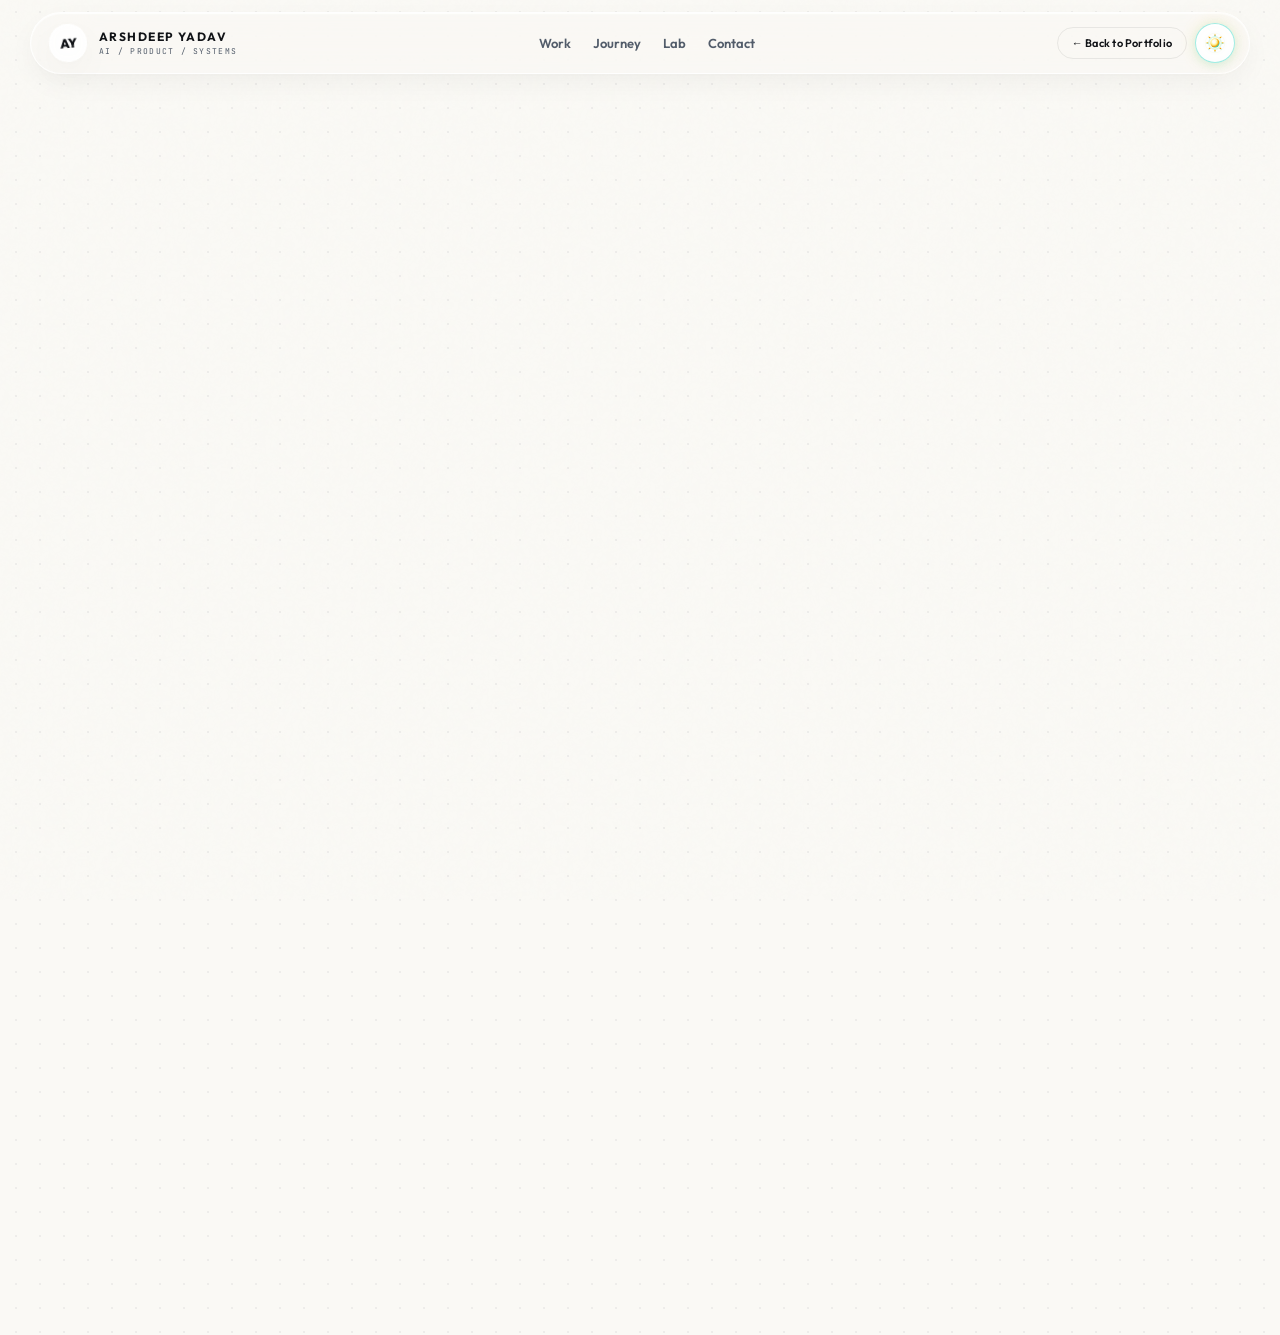
<file: terms.html>
<!doctype html>
<html lang="en">
<head>
  <meta charset="utf-8" />
  <meta name="viewport" content="width=device-width, initial-scale=1.0, viewport-fit=cover" />
  <title>Terms of Use — Arshdeep Yadav · AI Lab</title>
  <meta name="description" content="Terms of use and portfolio licensing for Arshdeep Yadav." />
  <link rel="canonical" href="https://arshdeep.works/terms" />
  <meta name="robots" content="index, follow" />
  <meta name="theme-color" content="#FAF8F5" />
  <script>try{if(localStorage.getItem('arshdeep-theme')==='dark')document.documentElement.classList.add('dark-mode')}catch(e){}</script>
  <link rel="icon" type="image/svg+xml" href="site-icon.svg" />
  <link rel="apple-touch-icon" href="site-icon.svg" />
  <link rel="manifest" href="site.webmanifest" />

  <!-- Open Graph / Meta -->
  <meta property="og:type" content="website" />
  <meta property="og:site_name" content="Arshdeep Yadav — AI Lab" />
  <meta property="og:title" content="Terms of Use — Arshdeep Yadav · AI Lab" />
  <meta property="og:description" content="Terms of use and portfolio licensing for Arshdeep Yadav." />
  <meta property="og:url" content="https://arshdeep.works/terms" />
  <meta property="og:image" content="https://arshdeep.works/og-card.png" />
  <meta name="twitter:card" content="summary_large_image" />
  <meta name="twitter:title" content="Terms of Use — Arshdeep Yadav · AI Lab" />
  <meta name="twitter:description" content="Terms of use and portfolio licensing for Arshdeep Yadav." />
  <meta name="twitter:image" content="https://arshdeep.works/og-card.png" />

  <!-- Preload primary self-hosted web font for instant rendering -->
  <link rel="preload" href="assets/fonts/outfit.woff2" as="font" type="font/woff2" crossorigin />
  <link rel="stylesheet" href="styles.min.css?v=4.5" />
</head>
<body>
  <canvas id="inkCanvas" aria-hidden="true"></canvas>
  <div class="grain"></div>

  <!-- Sticky Topbar Navigation -->
  <header class="topbar">
    <a class="brand" href="index.html" aria-label="Arshdeep home">
      <span class="brand-mark">AY</span>
      <span class="brand-copy"><b>ARSHDEEP YADAV</b><small>AI / PRODUCT / SYSTEMS</small></span>
    </a>

    <nav class="topnav" aria-label="Quick navigation">
      <a href="index.html#work">Work</a>
      <a href="index.html#journey">Journey</a>
      <a href="index.html#stack">Lab</a>
      <a href="index.html#contact">Contact</a>
    </nav>

    <div class="top-actions">
      <a class="button button-ghost" style="padding:8px 14px; font-size:11px;" href="index.html">← Back to Portfolio</a>
      <button class="icon-button celestial-toggle" id="themeBtn" aria-label="Toggle theme"
        title="Toggle Light / Dark mode">
        <span class="celestial-sun" aria-hidden="true">
          <svg viewBox="0 0 32 32" width="22" height="22" fill="none" class="sun-asset">
            <defs>
              <radialGradient id="sunCoreGradTerms" cx="38%" cy="38%" r="62%">
                <stop offset="0%" stop-color="#FFFFFF" />
                <stop offset="25%" stop-color="#FFFDF7" />
                <stop offset="55%" stop-color="#FEF08A" />
                <stop offset="82%" stop-color="#F59E0B" />
                <stop offset="100%" stop-color="#2DD4BF" />
              </radialGradient>
              <linearGradient id="sunRayGradTerms" x1="0%" y1="0%" x2="0%" y2="100%">
                <stop offset="0%" stop-color="#FDE047" />
                <stop offset="50%" stop-color="#F59E0B" />
                <stop offset="100%" stop-color="#2DD4BF" stop-opacity="0.6" />
              </linearGradient>
              <radialGradient id="sunHaloGradTerms" cx="50%" cy="50%" r="50%">
                <stop offset="60%" stop-color="#2DD4BF" stop-opacity="0" />
                <stop offset="90%" stop-color="#2DD4BF" stop-opacity="0.35" />
                <stop offset="100%" stop-color="#FDE047" stop-opacity="0.1" />
              </radialGradient>
            </defs>
            <circle cx="16" cy="16" r="14.5" stroke="url(#sunHaloGradTerms)" stroke-width="0.75" opacity="0.8" />
            <g class="sun-rays">
              <path d="M16 2.2 L17.5 6.2 L14.5 6.2 Z" fill="url(#sunRayGradTerms)" />
              <path d="M16 29.8 L17.5 25.8 L14.5 25.8 Z" fill="url(#sunRayGradTerms)" />
              <path d="M2.2 16 L6.2 17.5 L6.2 14.5 Z" fill="url(#sunRayGradTerms)" />
              <path d="M29.8 16 L25.8 17.5 L25.8 14.5 Z" fill="url(#sunRayGradTerms)" />
              <path d="M6.25 6.25 L9.8 7.6 L7.6 9.8 Z" fill="url(#sunRayGradTerms)" />
              <path d="M25.75 25.75 L22.2 24.4 L24.4 22.2 Z" fill="url(#sunRayGradTerms)" />
              <path d="M6.25 25.75 L7.6 22.2 L9.8 24.4 Z" fill="url(#sunRayGradTerms)" />
              <path d="M25.75 6.25 L24.4 9.8 L22.2 7.6 Z" fill="url(#sunRayGradTerms)" />
            </g>
            <circle cx="16" cy="16" r="9.2" fill="#FEF08A" fill-opacity="0.22" stroke="#2DD4BF" stroke-width="0.7" stroke-opacity="0.45" />
            <circle cx="16" cy="16" r="6.6" fill="url(#sunCoreGradTerms)" />
            <path d="M12.2 13.2 A4.2 4.2 0 0 1 18.2 11.8" stroke="#FFFFFF" stroke-width="1.2" stroke-linecap="round" stroke-opacity="0.9" />
          </svg>
        </span>
        <span class="celestial-moon" aria-hidden="true">
          <svg viewBox="0 0 32 32" width="22" height="22" fill="none" class="moon-asset">
            <defs>
              <linearGradient id="moonSurfaceGradTerms" x1="15%" y1="10%" x2="85%" y2="90%">
                <stop offset="0%" stop-color="#F0FDFA" />
                <stop offset="30%" stop-color="#99F6E4" />
                <stop offset="68%" stop-color="#2DD4BF" />
                <stop offset="100%" stop-color="#0D9488" />
              </linearGradient>
              <radialGradient id="craterDeepGradTerms" cx="38%" cy="38%" r="62%">
                <stop offset="0%" stop-color="#0F766E" stop-opacity="0.75" />
                <stop offset="100%" stop-color="#115E59" stop-opacity="0.25" />
              </radialGradient>
              <radialGradient id="moonGlowGradTerms" cx="50%" cy="50%" r="50%">
                <stop offset="60%" stop-color="#2DD4BF" stop-opacity="0.35" />
                <stop offset="100%" stop-color="#2DD4BF" stop-opacity="0" />
              </radialGradient>
            </defs>
            <circle cx="16" cy="16" r="14.5" stroke="rgba(45, 212, 191, 0.35)" stroke-width="0.75" stroke-dasharray="2 3" />
            <g class="moon-stars">
              <path d="M7.5 8 Q7.5 9.5 6.5 9.5 Q7.5 9.5 7.5 11 Q7.5 9.5 8.5 9.5 Q7.5 9.5 7.5 8 Z" fill="#2DD4BF" opacity="0.95" />
              <path d="M25 6.5 Q25 8 24 8 Q25 8 25 9.5 Q25 8 26 8 Q25 8 25 6.5 Z" fill="#99F6E4" opacity="0.85" />
              <circle cx="26.5" cy="22" r="1" fill="#2DD4BF" opacity="0.75" />
            </g>
            <path d="M19.5 5.2 C13.2 5.2 8.2 10.2 8.2 16.5 C8.2 22.8 13.2 27.8 19.5 27.8 C21.6 27.8 23.5 27.2 25.2 26.2 C18 24.8 13.2 18.2 15.5 11 C16.5 7.8 18.8 5.8 21.6 5 C20.9 5.1 20.2 5.2 19.5 5.2 Z" fill="#2DD4BF" fill-opacity="0.22" />
            <path d="M20 5 C13.7 5 8.6 10.1 8.6 16.4 C8.6 22.7 13.7 27.8 20 27.8 C22.3 27.8 24.4 27.1 26 26 C18.5 24.6 13.8 17.8 16.2 10.2 C17.3 6.8 20 4.6 23 3.8 C22.1 3.8 21.1 5 20 5 Z" fill="url(#moonSurfaceGradTerms)" />
            <circle cx="13.8" cy="13.8" r="1.6" fill="url(#craterDeepGradTerms)" />
            <circle cx="12.6" cy="19.2" r="2.2" fill="url(#craterDeepGradTerms)" />
            <circle cx="17.2" cy="22.2" r="1.3" fill="url(#craterDeepGradTerms)" />
            <path d="M9.8 12 C9.2 14.2 9.3 17.2 10.8 19.8" stroke="#FFFFFF" stroke-width="1.1" stroke-linecap="round" stroke-opacity="0.85" />
          </svg>
        </span>
      </button>
    </div>
  </header>

  <!-- Legal Paper Card Shell -->
  <main class="legal-shell section-shell">
    <article class="legal-card">
      <div class="board-pin"></div>
      <div class="error-tape" style="background:var(--yellow);">LEGAL // TERMS OF ENGAGEMENT</div>

      <div style="margin-top: 14px;">
        <span class="legal-kicker">USAGE STANDARDS & ATTRIBUTION</span>
        <h1>Terms of use.</h1>
      </div>

      <p class="legal-prose">
        This portfolio is published to present original engineering work, computer vision architectures, biomedical AI systems, and product research by Arshdeep Yadav.
      </p>

      <!-- Bento Core Principles -->
      <div class="legal-grid">
        <div class="legal-box">
          <h3>01 // Original Attribution</h3>
          <p>Project architectures, benchmarks, UI designs, and written case studies represent personal intellectual effort. Please credit appropriately if citing this work in academic or research contexts.</p>
        </div>

        <div class="legal-box">
          <h3>02 // Open Source Repositories</h3>
          <p>Code linked on GitHub is governed by the respective licenses declared in each repository (e.g., MIT, Apache 2.0). Source repositories remain the authoritative reference.</p>
        </div>

        <div class="legal-box">
          <h3>03 // Responsible Outreach</h3>
          <p>Contact channels (email, LinkedIn) are made accessible for genuine professional inquiries, collaboration, and engineering opportunities. Automated bulk scraping or spam is prohibited.</p>
        </div>

        <div class="legal-box">
          <h3>04 // Educational Reference</h3>
          <p>Educational affiliations (IIT Patna, Hackathons, Competitions) are stated factually to represent academic standing and milestone accomplishments.</p>
        </div>
      </div>

      <p class="legal-prose" style="font-size:13px; color:var(--muted); margin-bottom: 32px;">
        All brand marks, corporate names, and third-party tools mentioned (PyTorch, OpenCV, TensorRT, FastAPI) belong to their respective trademark holders.
      </p>

      <div style="display:flex; justify-content:space-between; align-items:center; border-top:1px dashed rgba(30,30,28,0.2); padding-top:20px; flex-wrap:wrap; gap:12px;">
        <span style="font-size:11px; color:var(--muted); letter-spacing:0.06em;">DOCUMENT VERSION: 2026.1 · UPDATED: 7 OCTOBER 2026</span>
        <a class="button button-dark" href="index.html">← Return to Canvas</a>
      </div>
    </article>
  </main>

  <!-- Footer -->
  <footer class="footer section-shell">
    <div class="footer-cta">Let's build, something useful.</div>
    <div class="footer-info">
      <span>Arshdeep Yadav</span>
      <span>·</span>
      <span>AI/ML Engineer × AI Product Builder</span>
    </div>
    <div class="footer-links">
      <a href="https://github.com/Arshdeep-Yadav" target="_blank" rel="noopener noreferrer">GitHub</a>
      <a href="https://www.linkedin.com/in/arshdeep-yadav" target="_blank" rel="noopener noreferrer">LinkedIn</a>
      <a href="mailto:arshdeep.yadav.work@gmail.com">Email</a>
      <a href="privacy.html">Privacy</a>
    </div>
    <div class="footer-bottom">
      <span>AI LAB / 2026</span>
      <span>·</span>
      <span>arshdeep.works</span>
    </div>
  </footer>

  <div class="toast" id="toast"></div>
  <script defer src="app.min.js?v=4.5"></script>
</body>
</html>
</file>
<file: print.css>
/* ══════════════════════════════════════════════════════════════════════
   ARSHDEEP PORTFOLIO — STANDALONE PRINT STYLESHEET
   Extracted from styles.css for non-blocking rendering performance.
   Loaded exclusively via: <link rel="stylesheet" href="print.css" media="print" />
   ══════════════════════════════════════════════════════════════════════ */

@media print {
  .topbar,
  #inkCanvas,
  .grain,
  .hero-cta-row,
  .hero-recruiter-bar,
  .filter-row,
  .floating-caption,
  .footer-links,
  .modal-backdrop,
  .command-backdrop,
  .mobile-nav,
  .mobile-nav-scrim,
  .hamburger,
  .board-chip,
  .rank-tape,
  .boot-overlay,
  .toast {
    display: none !important;
  }

  .hero {
    min-height: 0;
    padding: 20px 0;
  }

  .project-card,
  .check-card,
  .timeline-item,
  .toolbox-card {
    break-inside: avoid;
  }

  .section-shell {
    width: 100%;
    max-width: 100%;
  }

  body {
    background: #fff !important;
    color: #000 !important;
  }

  .marquee-band {
    display: none !important;
  }
}
</file>
<file: styles.min.css>
@font-face{font-family:'Outfit';font-style:normal;font-weight:100 900;font-display:swap;src:url('assets/fonts/outfit.woff2') format('woff2');unicode-range:U+0000-00FF,U+0131,U+0152-0153,U+02BB-02BC,U+02C6,U+02DA,U+02DC,U+0304,U+0308,U+0329,U+2000-206F,U+20AC,U+2122,U+2191,U+2193,U+2212,U+2215,U+FEFF,U+FFFD}@font-face{font-family:'JetBrains Mono';font-style:normal;font-weight:100 800;font-display:swap;src:url('assets/fonts/jetbrains-mono.woff2') format('woff2');unicode-range:U+0000-00FF,U+0131,U+0152-0153,U+02BB-02BC,U+02C6,U+02DA,U+02DC,U+0304,U+0308,U+0329,U+2000-206F,U+20AC,U+2122,U+2191,U+2193,U+2212,U+2215,U+FEFF,U+FFFD}@font-face{font-family:'Newsreader';font-style:normal;font-weight:200 800;font-display:swap;src:url('assets/fonts/newsreader.woff2') format('woff2');unicode-range:U+0000-00FF,U+0131,U+0152-0153,U+02BB-02BC,U+02C6,U+02DA,U+02DC,U+0304,U+0308,U+0329,U+2000-206F,U+20AC,U+2122,U+2191,U+2193,U+2212,U+2215,U+FEFF,U+FFFD}:root{--safe-top:env(safe-area-inset-top,0px);--safe-bottom:env(safe-area-inset-bottom,0px);--space-sm:16px;--space-md:24px;--space-xl:48px;--section-pad:96px;--section-pad-sm:64px;--bg:#FAF9F5;--paper:#FFFFFF;--surface:#FFFFFF;--ink:#111317;--ink-secondary:#374151;--muted:#525C6A;--line:rgba(17,19,23,0.08);--line-light:rgba(17,19,23,0.04);--dot-color:rgba(17,19,23,0.05);--accent:#0D9488;--accent-text:#0F766E;--accent-hover:#2DD4BF;--accent-subtle:rgba(45,212,191,0.12);--accent-glow:rgba(45,212,191,0.35);--mint:#2DD4BF;--mint-light:#5EEAD4;--mint-dark:#0F766E;--yellow:#F59E0B;--radius-outer:26px;--radius-card:20px;--radius-inner:12px;--radius-pill:999px;--max:1220px;--ease-smooth:cubic-bezier(0.16,1,0.3,1);--ease-spring:cubic-bezier(0.34,1.56,0.64,1);--ease-out:cubic-bezier(0.23,1,0.32,1);--font-serif:'Newsreader',ui-serif,Georgia,Cambria,"Times New Roman",Times,serif;--font-sans:'Outfit',-apple-system,BlinkMacSystemFont,"Segoe UI",Roboto,sans-serif;--font-display:var(--font-sans);--font-body:var(--font-sans);--font-mono:'JetBrains Mono',ui-monospace,SFMono-Regular,Menlo,Monaco,monospace;--astryx-brand-subtle:rgba(45,212,191,0.12);--astryx-border:rgba(17,19,23,0.08);--astryx-border-subtle:rgba(17,19,23,0.05);--astryx-border-focus:#2DD4BF;--astryx-badge-success-bg:rgba(45,212,191,0.14);--astryx-badge-success-text:#0F766E;--astryx-badge-neutral-bg:rgba(17,19,23,0.05);--glass-bg:rgba(255,255,255,0.68);--glass-bg-subtle:rgba(255,255,255,0.50);--glass-bg-raised:rgba(255,255,255,0.85);--glass-border:rgba(255,255,255,0.88);--glass-border-subtle:rgba(17,19,23,0.06);--glass-blur:blur(24px) saturate(190%);--glass-blur-heavy:blur(36px) saturate(200%);--glass-shadow:0 12px 36px -4px rgba(17,19,23,0.05),0 2px 8px 0 rgba(17,19,23,0.02),inset 0 1px 1.5px 0 rgba(255,255,255,0.95);--glass-shadow-hover:0 20px 48px -6px rgba(17,19,23,0.09),0 4px 14px 0 rgba(17,19,23,0.03),inset 0 1px 1.5px 0 #FFFFFF}.dark-mode{--bg:#090B0E;--paper:#0F1318;--surface:#141920;--ink:#F9FAFB;--ink-secondary:#D1D5DB;--muted:#9CA3AF;--line:rgba(255,255,255,0.08);--line-light:rgba(255,255,255,0.04);--dot-color:rgba(255,255,255,0.04);--accent:#2DD4BF;--accent-text:#2DD4BF;--accent-hover:#5EEAD4;--accent-subtle:rgba(45,212,191,0.18);--accent-glow:rgba(45,212,191,0.45);--mint:#2DD4BF;--mint-light:#5EEAD4;--mint-dark:#0D9488;--yellow:#FBBF24;--astryx-brand-subtle:rgba(45,212,191,0.18);--astryx-border:rgba(255,255,255,0.08);--astryx-border-subtle:rgba(255,255,255,0.05);--astryx-border-focus:#2DD4BF;--astryx-badge-success-bg:rgba(45,212,191,0.20);--astryx-badge-success-text:#2DD4BF;--glass-bg:rgba(15,19,24,0.68);--glass-bg-subtle:rgba(11,14,18,0.52);--glass-bg-raised:rgba(22,27,34,0.80);--glass-border:rgba(255,255,255,0.11);--glass-border-subtle:rgba(255,255,255,0.06);--glass-blur:blur(20px) saturate(190%);--glass-blur-heavy:blur(30px) saturate(200%);--glass-shadow:0 14px 40px -4px rgba(0,0,0,0.6),0 2px 8px 0 rgba(0,0,0,0.3),inset 0 1px 1px 0 rgba(255,255,255,0.14);--glass-shadow-hover:0 22px 56px -6px rgba(0,0,0,0.75),0 4px 14px 0 rgba(0,0,0,0.4),inset 0 1px 1px 0 rgba(255,255,255,0.22);--astryx-badge-neutral-bg:rgba(255,255,255,0.08)}*{box-sizing:border-box}html{scroll-behavior:smooth;overflow-x:clip;-webkit-text-size-adjust:100%;text-size-adjust:100%}body{position:relative;margin:0;background-color:var(--bg);background-image:radial-gradient(var(--dot-color) 1px,transparent 1px);background-size:24px 24px;background-position:center top;color:var(--ink);font-family:var(--font-body);overflow-x:clip;font-feature-settings:"cv02","cv03","cv04","cv11","tnum";-webkit-font-smoothing:antialiased;-moz-osx-font-smoothing:grayscale;text-rendering:optimizeLegibility}a:focus-visible,button:focus-visible,input:focus-visible{outline:2px solid var(--accent);outline-offset:3px;border-radius:inherit}.sr-only{position:absolute;width:1px;height:1px;padding:0;margin:-1px;overflow:hidden;clip:rect(0,0,0,0);white-space:nowrap;border:0}h1,h2,h3,.project-body h3,.toolbox-card h3,.launch-header h2,.manifesto h2,.contact h2{font-family:var(--font-serif);font-weight:500;text-wrap:balance;letter-spacing:-0.04em;margin:0}code,.board-label,.number,.timeline-dot,.check-title,.status-inline,.proof-item small,.modal-grid strong,.toolbox-hint,.action-tooltip,.error-status-chip,.error-routes-label{font-family:var(--font-mono);font-variant-numeric:tabular-nums}.hero-lede,.manifesto-copy p,.project-body p,.timeline-item p,.toolbox-card p,.contact p,.legal-prose,.error-desc{text-wrap:pretty;max-width:65ch;line-height:1.68;color:var(--ink-secondary)}.button,.pill-button,.resume-btn,.icon-button,.contact-action-btn,.filter,.route-card,.check-card,.principle{transition:transform 0.16s cubic-bezier(0.2,0,0,1),background 0.18s ease,border-color 0.18s ease,box-shadow 0.2s ease}.button:active,.pill-button:active,.resume-btn:active,.icon-button:active,.contact-action-btn:active,.filter:active{transform:scale(0.96) !important}.grain{position:fixed;inset:0;pointer-events:none;opacity:0.04;z-index:30;background-image:url("data:image/svg+xml,%3Csvg viewBox='0 0 160 160' xmlns='http://www.w3.org/2000/svg'%3E%3Cfilter id='n'%3E%3CfeTurbulence type='fractalNoise' baseFrequency='.8' numOctaves='3' stitchTiles='stitch'/%3E%3C/filter%3E%3Crect width='100%25' height='100%25' filter='url(%23n)' opacity='.35'/%3E%3C/svg%3E")}#inkCanvas{position:fixed;inset:0;width:100%;height:100%;pointer-events:none;z-index:35;opacity:0.95}.skip-link{position:fixed;left:14px;top:14px;z-index:100;padding:10px 16px;border-radius:var(--radius-pill);background:var(--ink);color:var(--paper);transform:translateY(-150%);transition:transform 0.2s ease;font-family:var(--font-display);font-size:11px;font-weight:800;text-decoration:none}.skip-link:focus{transform:translateY(0)}.section-shell{width:min(var(--max),calc(100% - 48px));margin:0 auto;padding:var(--section-pad) 0}.section-shell:not(.hero){content-visibility:auto;contain-intrinsic-size:0 800px}@media (max-width:768px){.section-shell{width:min(var(--max),calc(100% - 32px));padding:var(--section-pad-sm) 0}}.celestial-ambient-field{position:fixed;inset:0;pointer-events:none;z-index:10;opacity:0.96;will-change:background;transition:opacity 0.4s var(--ease-smooth);background:radial-gradient(circle 920px at var(--light-x,50vw) var(--light-y,120px),rgba(255,253,245,0.45) 0%,rgba(254,240,138,0.24) 26%,rgba(45,212,191,0.12) 52%,rgba(45,212,191,0.04) 72%,transparent 82%),radial-gradient(circle 1350px at calc(var(--light-x,50vw) + 120px) calc(var(--light-y,120px) + 260px),rgba(254,249,195,0.20) 0%,rgba(45,212,191,0.08) 38%,transparent 72%),linear-gradient(180deg,rgba(255,253,245,0.50) 0%,rgba(250,249,245,0) 32%,rgba(45,212,191,calc(var(--scroll-ratio,0) * 0.15)) 68%,rgba(15,118,110,calc(var(--scroll-ratio,0) * 0.08)) 100%)}.dark-mode .celestial-ambient-field{background:radial-gradient(circle 960px at var(--light-x,50vw) var(--light-y,120px),rgba(45,212,191,0.28) 0%,rgba(94,234,212,0.16) 30%,rgba(13,148,136,0.08) 62%,transparent 80%),radial-gradient(circle 1400px at calc(var(--light-x,50vw) - 90px) calc(var(--light-y,120px) + 280px),rgba(94,234,212,0.15) 0%,rgba(45,212,191,0.08) 45%,transparent 72%),linear-gradient(180deg,rgba(9,11,14,0.50) 0%,transparent 35%,rgba(45,212,191,calc(var(--scroll-ratio,0) * 0.20)) 70%,rgba(13,148,136,calc(var(--scroll-ratio,0) * 0.12)) 100%)}.celestial-crepuscular-rays{position:fixed;inset:0;pointer-events:none;z-index:11;opacity:0.72;mix-blend-mode:soft-light;contain:strict;will-change:transform;transform:translate3d(0,0,0);backface-visibility:hidden;background:repeating-conic-gradient(from calc(var(--light-x,50vw) * 0.035deg) at var(--light-x,50vw) var(--light-y,120px),rgba(255,255,255,0.22) 0deg 8deg,rgba(254,240,138,0.14) 8deg 18deg,rgba(45,212,191,0.14) 18deg 28deg,transparent 28deg 38deg);filter:blur(24px);animation:celestialRayDrift 48s linear infinite;transition:opacity 0.5s var(--ease-smooth)}.dark-mode .celestial-crepuscular-rays{opacity:0.58;mix-blend-mode:screen;background:repeating-conic-gradient(from calc(var(--light-x,50vw) * 0.035deg) at var(--light-x,50vw) var(--light-y,120px),rgba(45,212,191,0.22) 0deg 9deg,rgba(255,255,255,0.02) 9deg 18deg,rgba(94,234,212,0.14) 18deg 28deg,transparent 28deg 38deg);filter:blur(28px);animation:celestialRayDrift 56s linear infinite}@keyframes celestialRayDrift{0%{transform:translate3d(0,0,0) rotate(0deg)}50%{transform:translate3d(0,0,0) rotate(3.5deg) scale(1.02)}100%{transform:translate3d(0,0,0) rotate(0deg)}}.celestial-light-source{position:fixed;top:0;left:0;width:960px;height:640px;margin-top:-320px;margin-left:-480px;pointer-events:none;z-index:25;border-radius:50%;transform-origin:center center;will-change:transform,opacity;transform:translate3d(50vw,120px,0) scale(1);background:radial-gradient(circle at 50% 50%,rgba(255,255,255,0.98) 0%,rgba(254,249,195,0.78) 18%,rgba(253,224,71,0.45) 36%,rgba(45,212,191,0.16) 58%,rgba(250,249,245,0) 80%);filter:blur(48px);opacity:0.98;transition:opacity 0.35s var(--ease-smooth)}.celestial-light-source::before{content:"";position:absolute;top:50%;left:50%;transform:translate3d(-50%,-50%,0);width:280px;height:280px;border-radius:50%;will-change:transform,opacity;backface-visibility:hidden;background:radial-gradient(circle at 45% 45%,#FFFFFF 0%,#FFFDF7 22%,#FEF08A 48%,#FBBF24 72%,rgba(45,212,191,0.42) 94%,rgba(45,212,191,0) 100%);box-shadow:0 0 75px 35px rgba(255,255,255,0.98),0 0 160px 80px rgba(254,240,138,0.75),0 0 300px 150px rgba(45,212,191,0.32);filter:blur(16px);opacity:0.98;animation:sunAtmosphericPulse 8s ease-in-out infinite alternate}@keyframes sunAtmosphericPulse{0%{transform:translate3d(-50%,-50%,0) scale(0.96);opacity:0.92}100%{transform:translate3d(-50%,-50%,0) scale(1.04);opacity:1}}.celestial-light-source::after{content:"";position:absolute;top:50%;left:50%;transform:translate3d(-50%,-50%,0);width:580px;height:580px;border-radius:50%;will-change:transform;backface-visibility:hidden;background:repeating-conic-gradient(from 0deg,rgba(254,240,138,0.38) 0deg 10deg,rgba(255,255,255,0.08) 10deg 20deg,rgba(45,212,191,0.18) 20deg 30deg,transparent 30deg 40deg);filter:blur(28px);animation:sunCoronaSpin 36s linear infinite}@keyframes sunCoronaSpin{0%{transform:translate3d(-50%,-50%,0) rotate(0deg)}100%{transform:translate3d(-50%,-50%,0) rotate(360deg)}}.dark-mode .celestial-light-source{background:radial-gradient(circle at 50% 50%,rgba(45,212,191,0.58) 0%,rgba(94,234,212,0.38) 24%,rgba(15,118,110,0.22) 50%,transparent 80%);filter:blur(52px);opacity:0.95}.dark-mode .celestial-light-source::before{background:radial-gradient(circle at 40% 40%,#FFFFFF 0%,#F0FDFA 22%,#99F6E4 48%,#2DD4BF 74%,#0D9488 100%);box-shadow:0 0 75px 36px rgba(45,212,191,0.75),0 0 170px 85px rgba(45,212,191,0.48),0 0 340px 170px rgba(13,148,136,0.32);filter:blur(16px);opacity:0.94;will-change:transform,opacity;backface-visibility:hidden;animation:moonAtmosphericPulse 9s ease-in-out infinite alternate}@keyframes moonAtmosphericPulse{0%{transform:translate3d(-50%,-50%,0) scale(0.96);opacity:0.90}100%{transform:translate3d(-50%,-50%,0) scale(1.04);opacity:1}}.dark-mode .celestial-light-source::after{background:repeating-conic-gradient(from 0deg,rgba(45,212,191,0.30) 0deg 15deg,rgba(94,234,212,0.14) 15deg 30deg);filter:blur(32px);will-change:transform;backface-visibility:hidden;animation:sunCoronaSpin 42s linear infinite}.celestial-toggle{position:relative;overflow:visible !important;transition:transform 0.28s var(--ease-spring),box-shadow 0.28s var(--ease-smooth),border-color 0.28s var(--ease-smooth)}.celestial-toggle.celestial-docked{box-shadow:0 0 0 1.5px rgba(45,212,191,0.60),0 0 26px 7px rgba(251,191,36,0.45),0 0 54px 15px rgba(45,212,191,0.35);border-color:rgba(45,212,191,0.90) !important;animation:celestialDockPulse 3.5s ease-in-out infinite alternate}.dark-mode .celestial-toggle.celestial-docked{box-shadow:0 0 0 1.5px rgba(45,212,191,0.65),0 0 28px 8px rgba(45,212,191,0.65),0 0 60px 18px rgba(45,212,191,0.40);border-color:rgba(45,212,191,0.90) !important;animation:celestialDockPulseDark 3.5s ease-in-out infinite alternate}@keyframes celestialDockPulse{0%{box-shadow:0 0 0 1.5px rgba(45,212,191,0.45),0 0 20px 5px rgba(251,191,36,0.40),0 0 40px 10px rgba(45,212,191,0.25)}100%{box-shadow:0 0 0 1.5px rgba(45,212,191,0.75),0 0 34px 10px rgba(251,191,36,0.65),0 0 68px 18px rgba(45,212,191,0.45)}}@keyframes celestialDockPulseDark{0%{box-shadow:0 0 0 1.5px rgba(45,212,191,0.50),0 0 22px 6px rgba(45,212,191,0.55),0 0 44px 12px rgba(45,212,191,0.28)}100%{box-shadow:0 0 0 1.5px rgba(45,212,191,0.75),0 0 36px 12px rgba(45,212,191,0.80),0 0 72px 20px rgba(45,212,191,0.48)}}.topbar{position:sticky;top:max(12px,var(--safe-top));z-index:40;width:min(var(--max),calc(100% - 28px));margin:12px auto 0;padding:10px 14px 10px 18px;background:rgba(250,248,245,0.70);backdrop-filter:blur(28px) saturate(190%);-webkit-backdrop-filter:blur(28px) saturate(190%);border:1px solid rgba(255,255,255,0.85);display:flex;align-items:center;justify-content:space-between;box-shadow:0 10px 30px -4px rgba(9,9,11,0.05),0 2px 8px -1px rgba(9,9,11,0.02),inset 0 1px 1px 0 rgba(255,255,255,0.85);border-radius:var(--radius-pill);transition:background 0.3s cubic-bezier(0.16,1,0.3,1),border-color 0.3s ease,box-shadow 0.3s ease}.brand{display:flex;align-items:center;gap:12px;text-decoration:none;color:inherit}.brand-mark{display:grid;place-items:center;width:38px;height:38px;border:1px solid var(--glass-border);border-radius:50%;font-family:var(--font-display);font-size:13px;font-weight:800;letter-spacing:-0.04em;background:var(--glass-bg-raised);backdrop-filter:blur(12px);-webkit-backdrop-filter:blur(12px);box-shadow:var(--glass-shadow);transform:rotate(-5deg);transition:transform 0.25s ease}.brand:hover .brand-mark{transform:rotate(0deg) scale(1.05)}.brand-copy{display:grid;line-height:1.05}.brand-copy b{font-family:var(--font-display);font-size:12px;letter-spacing:0.12em}.brand-copy small{margin-top:3px;color:var(--muted);font-family:var(--font-mono);font-size:8px;letter-spacing:0.16em}.topnav{display:flex;gap:22px}.topnav a{font-size:13px;font-weight:600;color:var(--muted);text-decoration:none;position:relative;padding:4px 0;transition:color 0.18s ease}.topnav a:hover,.topnav a.active{color:var(--ink)}.topnav a.active::after{content:'';position:absolute;bottom:-2px;left:0;right:0;height:2px;background:var(--accent);border-radius:1px}.top-actions{display:flex;align-items:center;gap:8px}.resume-btn{display:inline-flex;align-items:center;gap:6px;padding:8px 16px;border:1.5px solid var(--accent);background:transparent;color:var(--accent);border-radius:var(--radius-pill);font-family:var(--font-display);font-size:11px;font-weight:800;letter-spacing:0.04em;text-decoration:none}.resume-btn:hover{background:var(--accent);color:#fff;transform:translateY(-1px)}.pill-button,.icon-button{border:1px solid rgba(9,9,11,0.12);background:rgba(255,255,255,0.65);backdrop-filter:blur(12px);-webkit-backdrop-filter:blur(12px);color:var(--ink);cursor:pointer}.pill-button{padding:8px 14px;border-radius:var(--radius-pill);font-family:var(--font-mono);font-size:11px;font-weight:700;letter-spacing:0.04em;box-shadow:0 1.5px 0 var(--line)}.pill-button#commandBtn{background:transparent;border:1px solid rgba(9,9,11,0.12);box-shadow:none;backdrop-filter:none;-webkit-backdrop-filter:none;color:var(--ink)}.pill-button#commandBtn:hover{background:rgba(9,9,11,0.05);border-color:var(--ink);transform:translateY(-1px)}.icon-button{width:38px;height:38px;border-radius:50%;font-size:16px;display:grid;place-items:center}.icon-button:hover,.pill-button:hover{border-color:var(--ink);transform:translateY(-1px)}.celestial-toggle{position:relative;overflow:hidden;border-radius:50%;width:40px;height:40px;display:grid;place-items:center;transition:transform 0.32s cubic-bezier(0.34,1.56,0.64,1),background 0.25s var(--ease-smooth),border-color 0.25s var(--ease-smooth),box-shadow 0.25s var(--ease-smooth);background:rgba(255,255,255,0.88);backdrop-filter:blur(16px);-webkit-backdrop-filter:blur(16px);border:1.5px solid rgba(45,212,191,0.45);box-shadow:0 2px 10px rgba(45,212,191,0.18),0 0 16px rgba(251,191,36,0.18),inset 0 1.5px 1.5px rgba(255,255,255,0.98)}.celestial-toggle:hover{transform:translateY(-2px) scale(1.08);border-color:#2DD4BF;box-shadow:0 0 28px rgba(45,212,191,0.55),0 4px 14px rgba(45,212,191,0.28),inset 0 1.5px 1.5px #FFFFFF}.celestial-toggle:active{transform:scale(0.94)}.dark-mode .celestial-toggle{background:rgba(15,19,24,0.88);border-color:rgba(45,212,191,0.55);box-shadow:0 2px 12px rgba(45,212,191,0.38),inset 0 1px 1px rgba(255,255,255,0.18)}.dark-mode .celestial-toggle:hover{transform:translateY(-2px) scale(1.08);border-color:#2DD4BF;box-shadow:0 0 32px rgba(45,212,191,0.75),0 4px 18px rgba(45,212,191,0.45),inset 0 1.5px 1.5px rgba(255,255,255,0.25)}.dark-mode .celestial-toggle:active{transform:scale(0.94)}.celestial-sun,.celestial-moon{position:absolute;inset:0;display:grid;place-items:center;transition:transform 0.5s cubic-bezier(0.34,1.56,0.64,1),opacity 0.35s ease}.celestial-sun{opacity:1;transform:scale(1) rotate(0deg)}.celestial-moon{opacity:0;transform:scale(0.35) rotate(110deg);pointer-events:none}.sun-rays{transform-origin:16px 16px;transition:transform 0.3s ease}.celestial-toggle:hover .sun-rays{animation:spinSolarRays 12s linear infinite}@keyframes spinSolarRays{from{transform:rotate(0deg)}to{transform:rotate(360deg)}}.dark-mode .celestial-sun{opacity:0;transform:scale(0.35) rotate(-110deg);pointer-events:none}.dark-mode .celestial-moon{opacity:1;transform:scale(1) rotate(0deg)}.dark-mode .celestial-toggle:hover .moon-stars path{animation:moonSparkleTwinkle 2.5s ease-in-out infinite alternate}@keyframes moonSparkleTwinkle{0%{transform:scale(0.9);opacity:0.6}100%{transform:scale(1.2);opacity:1}}@keyframes celestialMorphPulse{0%{transform:scale(1);filter:brightness(1)}50%{transform:scale(1.15);filter:brightness(1.4)}100%{transform:scale(1);filter:brightness(1)}}.celestial-light-source.celestial-morphing{animation:celestialMorphPulse 0.6s cubic-bezier(0.16,1,0.3,1)}@keyframes celestialBtnOrbit{0%{transform:scale(0.92) rotate(0deg)}50%{transform:scale(1.18) rotate(180deg)}100%{transform:scale(1) rotate(360deg)}}.celestial-toggle.celestial-orbiting{animation:celestialBtnOrbit 0.6s cubic-bezier(0.34,1.56,0.64,1)}.project-card,.principle,.toolbox-card,.check-card,.contact-row,.mba-card,.hero-board{position:relative;box-shadow:0 12px 36px -4px rgba(17,19,23,0.05),0 2px 8px 0 rgba(17,19,23,0.02),inset 0 1px 1.5px 0 rgba(255,255,255,0.95),inset 0 0 20px 0 rgba(16,185,129,0.04);border:1px solid rgba(255,255,255,0.88);transition:transform 0.36s cubic-bezier(0.16,1,0.3,1),box-shadow 0.36s cubic-bezier(0.16,1,0.3,1),border-color 0.28s ease}.project-card:hover,.principle:hover,.toolbox-card:hover,.check-card:hover,.contact-row:hover,.mba-card:hover,.hero-board:hover{transform:translateY(-5px);box-shadow:0 22px 50px -8px rgba(17,19,23,0.09),0 0 26px -2px rgba(16,185,129,0.18),inset 0 1.5px 2px 0 #FFFFFF,inset 0 0 24px 0 rgba(16,185,129,0.08);border-color:rgba(5,150,105,0.38)}.dark-mode .project-card,.dark-mode .principle,.dark-mode .toolbox-card,.dark-mode .check-card,.dark-mode .contact-row,.dark-mode .mba-card,.dark-mode .hero-board{border-color:rgba(255,255,255,0.10);box-shadow:0 14px 40px -4px rgba(0,0,0,0.55),0 2px 8px 0 rgba(0,0,0,0.25),inset 0 1px 1px 0 rgba(255,255,255,0.14),inset 0 0 24px 0 rgba(52,211,153,0.07)}.dark-mode .project-card:hover,.dark-mode .principle:hover,.dark-mode .toolbox-card:hover,.dark-mode .check-card:hover,.dark-mode .contact-row:hover,.dark-mode .mba-card:hover,.dark-mode .hero-board:hover{transform:translateY(-5px);box-shadow:0 24px 60px -8px rgba(0,0,0,0.75),0 0 32px 0 rgba(52,211,153,0.24),inset 0 1px 1.5px 0 rgba(255,255,255,0.25),inset 0 0 32px 0 rgba(52,211,153,0.18);border-color:rgba(52,211,153,0.45)}.hamburger{display:none;flex-direction:column;gap:5px;width:38px;height:38px;align-items:center;justify-content:center;border:1.5px solid var(--line);background:var(--paper);border-radius:50%;cursor:pointer;padding:0}.hamburger span{display:block;width:16px;height:1.5px;background:var(--ink);border-radius:1px;transition:transform 0.25s ease,opacity 0.25s ease}.mobile-nav{position:fixed;top:0;right:0;bottom:0;width:min(360px,86vw);background:rgba(255,255,255,0.94);backdrop-filter:blur(28px) saturate(180%);-webkit-backdrop-filter:blur(28px) saturate(180%);border-left:1px solid rgba(20,24,28,0.08);border-top-left-radius:28px;border-bottom-left-radius:28px;box-shadow:-20px 0 60px -15px rgba(20,24,28,0.16),0 0 0 1px rgba(255,255,255,0.6) inset;z-index:55;transform:translateX(100%);transition:transform 0.36s cubic-bezier(0.16,1,0.3,1),box-shadow 0.3s ease;padding-top:52px;padding-top:max(52px,calc(var(--safe-top,0px) + 26px));padding-bottom:42px;padding-bottom:max(42px,calc(var(--safe-bottom,0px) + 24px));padding-left:22px;padding-right:22px;display:flex;flex-direction:column;overflow-y:auto;overscroll-behavior:contain;scrollbar-width:none;box-sizing:border-box}.mobile-nav::-webkit-scrollbar{display:none}.mobile-nav.open{transform:translateX(0)}.mobile-nav-scrim{position:fixed;inset:0;background:rgba(14,16,20,0.54);backdrop-filter:blur(12px);-webkit-backdrop-filter:blur(12px);z-index:54;opacity:0;pointer-events:none;transition:opacity 0.3s cubic-bezier(0.16,1,0.3,1)}.mobile-nav-scrim.open{opacity:1;pointer-events:auto}.mobile-nav-header{display:flex;align-items:center;justify-content:space-between;gap:14px;padding-bottom:16px;margin-bottom:18px;border-bottom:1px solid var(--line-light);flex-shrink:0}.mobile-brand{display:flex;align-items:center;gap:14px;text-decoration:none;color:inherit;min-width:0}.mobile-brand-mark{display:grid;place-items:center;width:40px;height:40px;min-width:40px;min-height:40px;aspect-ratio:1;flex-shrink:0;border:1px solid var(--glass-border);border-radius:50%;font-family:var(--font-display);font-size:13.5px;font-weight:800;letter-spacing:-0.04em;background:var(--glass-bg-raised);backdrop-filter:blur(12px);-webkit-backdrop-filter:blur(12px);box-shadow:0 4px 14px rgba(20,24,28,0.06);transform:rotate(-4deg);color:var(--accent);transition:transform 0.25s ease}.mobile-brand-meta{display:flex;flex-direction:column;gap:3px;line-height:1.2;min-width:0}.mobile-brand-name{font-family:var(--font-display);font-size:14px;font-weight:800;letter-spacing:0.10em;color:var(--ink);white-space:nowrap}.mobile-brand-sub{font-family:var(--font-mono);font-size:9px;font-weight:700;letter-spacing:0.1em;color:var(--muted);text-transform:uppercase;white-space:nowrap}.mobile-nav-close{width:38px;height:38px;min-width:38px;min-height:38px;border-radius:50%;border:1px solid var(--line);background:rgba(20,24,28,0.04);color:var(--ink);display:grid;place-items:center;cursor:pointer;flex-shrink:0;transition:transform 0.16s cubic-bezier(0.2,0,0,1),background 0.18s ease,border-color 0.18s ease}.mobile-nav-close:hover{background:rgba(20,24,28,0.08);border-color:var(--ink);transform:scale(1.05)}.mobile-nav-close:active{transform:scale(0.92)}.mobile-nav-links{display:flex;flex-direction:column;gap:6px;margin-bottom:auto}.mobile-nav-item{display:flex;align-items:center;gap:12px;padding:9px 12px;border-radius:11px;text-decoration:none;color:var(--ink);border:1px solid transparent;min-height:44px;transition:background 0.18s ease,border-color 0.18s ease,transform 0.14s cubic-bezier(0.2,0,0,1);-webkit-tap-highlight-color:transparent}.mobile-nav-num{font-family:var(--font-mono);font-size:10px;font-weight:800;letter-spacing:0.08em;color:var(--muted);padding:3px 7px;border-radius:6px;background:rgba(20,24,28,0.05);min-width:26px;text-align:center;flex-shrink:0;transition:background 0.18s ease,color 0.18s ease}.mobile-nav-item-body{display:flex;flex-direction:column;gap:2px;flex:1;min-width:0}.mobile-nav-title{font-family:var(--font-display);font-size:14.5px;font-weight:700;letter-spacing:0.04em;color:var(--ink);line-height:1.2}.mobile-nav-hint{font-family:var(--font-sans);font-size:11px;color:var(--muted);line-height:1.2}.mobile-nav-chevron{color:var(--muted);opacity:0.5;transform:translateX(0);transition:transform 0.2s cubic-bezier(0.16,1,0.3,1),opacity 0.2s ease,color 0.2s ease;flex-shrink:0}.mobile-nav-item:hover,.mobile-nav-item:focus-visible{background:rgba(11,122,112,0.08);border-color:rgba(11,122,112,0.15)}.mobile-nav-item:hover .mobile-nav-num,.mobile-nav-item:focus-visible .mobile-nav-num{background:var(--accent);color:#ffffff}.mobile-nav-item:hover .mobile-nav-title,.mobile-nav-item:focus-visible .mobile-nav-title{color:var(--accent)}.mobile-nav-item:hover .mobile-nav-chevron,.mobile-nav-item:focus-visible .mobile-nav-chevron{transform:translateX(3px);opacity:1;color:var(--accent)}.mobile-nav-item:active{transform:scale(0.97)}.mobile-nav-footer{margin-top:20px;padding-top:16px;border-top:1px solid var(--line-light);display:flex;flex-direction:column;gap:10px;flex-shrink:0}.mobile-status-pill{display:inline-flex;align-items:center;gap:8px;padding:6px 12px;border-radius:var(--radius-pill);background:var(--astryx-badge-success-bg);border:1px solid rgba(16,185,129,0.22);color:var(--astryx-badge-success-text);font-family:var(--font-mono);font-size:10px;font-weight:700;letter-spacing:0.02em;width:fit-content}.mobile-status-dot{width:6px;height:6px;border-radius:50%;background:currentColor;box-shadow:0 0 0 3px rgba(16,185,129,0.2);animation:astryxPulse 2s infinite ease-in-out}.mobile-nav-actions{display:grid;grid-template-columns:1fr 1fr;gap:8px}.mobile-action-pill{display:inline-flex;align-items:center;justify-content:center;gap:7px;padding:0 12px;border-radius:var(--radius-pill);background:var(--surface);border:1px solid var(--line);color:var(--ink);font-family:var(--font-mono);font-size:11px;font-weight:700;letter-spacing:0.04em;text-decoration:none;height:40px;min-height:40px;white-space:nowrap;transition:transform 0.16s cubic-bezier(0.2,0,0,1),background 0.18s ease,border-color 0.18s ease,box-shadow 0.2s ease}.mobile-action-pill:hover{border-color:var(--ink);transform:translateY(-1px);box-shadow:0 4px 10px rgba(20,24,28,0.08)}.mobile-action-pill:active{transform:scale(0.95)}.mobile-action-resume{grid-column:1 / -1;width:100%;height:42px;min-height:42px;background:var(--accent);color:#ffffff;border-color:var(--accent)}.mobile-action-resume:hover{background:var(--accent-hover);border-color:var(--accent-hover);color:#ffffff}.dark-mode .mobile-nav{background:rgba(18,21,26,0.94);border-left-color:rgba(255,255,255,0.08);box-shadow:-20px 0 60px -10px rgba(0,0,0,0.7),0 0 0 1px rgba(255,255,255,0.06) inset}.dark-mode .mobile-brand-mark{background:rgba(255,255,255,0.06);border-color:rgba(255,255,255,0.12);color:var(--accent)}.dark-mode .mobile-brand-name{color:#F4F5F7}.dark-mode .mobile-brand-sub{color:#9CA3AF}.dark-mode .mobile-nav-close{background:rgba(255,255,255,0.06);border-color:rgba(255,255,255,0.12);color:#F4F5F7}.dark-mode .mobile-nav-close:hover{background:rgba(255,255,255,0.12);border-color:#F4F5F7}.dark-mode .mobile-nav-item{color:#F4F5F7}.dark-mode .mobile-nav-num{background:rgba(255,255,255,0.06);color:#9CA3AF}.dark-mode .mobile-nav-title{color:#F4F5F7}.dark-mode .mobile-nav-hint{color:#9CA3AF}.dark-mode .mobile-nav-chevron{color:#6B7280}.dark-mode .mobile-nav-item:hover,.dark-mode .mobile-nav-item:focus-visible{background:rgba(45,212,191,0.12);border-color:rgba(45,212,191,0.25)}.dark-mode .mobile-nav-item:hover .mobile-nav-num,.dark-mode .mobile-nav-item:focus-visible .mobile-nav-num{background:#2DD4BF;color:#0F172A}.dark-mode .mobile-nav-item:hover .mobile-nav-title,.dark-mode .mobile-nav-item:focus-visible .mobile-nav-title{color:#2DD4BF}.dark-mode .mobile-nav-item:hover .mobile-nav-chevron,.dark-mode .mobile-nav-item:focus-visible .mobile-nav-chevron{color:#2DD4BF}.dark-mode .mobile-action-pill{background:rgba(255,255,255,0.06);border-color:rgba(255,255,255,0.12);color:#F4F5F7}.dark-mode .mobile-action-pill:hover{background:rgba(255,255,255,0.12);border-color:#F4F5F7}.dark-mode .mobile-action-resume{background:var(--accent);color:#090B0E;border-color:var(--accent);font-weight:700}.dark-mode .mobile-action-resume:hover{background:var(--accent-hover);color:#090B0E;border-color:var(--accent-hover)}.hero{min-height:640px;display:flex;flex-direction:column;justify-content:center;position:relative;padding:56px 0 56px}.hero-grid{display:grid;grid-template-columns:1.05fr 0.95fr;gap:var(--space-xl);align-items:center;width:100%;position:relative;z-index:26}.hero-foot-strip{display:flex;justify-content:space-between;align-items:center;width:100%;margin-top:36px;padding:0 4px;pointer-events:none;position:relative;z-index:26}.eyebrow,.section-kicker{font-family:var(--font-mono);font-size:10.5px;font-weight:800;letter-spacing:0.18em;color:var(--muted);text-transform:uppercase}.section-kicker{display:block}.eyebrow{display:inline-flex;align-items:center;gap:8px}.live-dot{width:7px;height:7px;border-radius:50%;background:var(--accent);box-shadow:0 0 0 5px rgba(238,104,79,0.14)}h1{font-size:clamp(48px,6.2vw,86px);line-height:0.98;letter-spacing:-0.03em;margin:20px 0 16px;font-weight:500;max-width:760px;text-wrap:balance}.scribble-word{position:relative;display:inline-block}.scribble-word::after{content:"";position:absolute;height:10px;left:-2%;right:-3%;bottom:-6px;border-bottom:4px solid var(--accent);border-radius:50% 45% 60% 30%;transform:rotate(-1.5deg)}.hero-sub{font-family:var(--font-display);font-size:13.5px;font-weight:800;letter-spacing:0.08em;text-transform:uppercase;color:var(--accent);margin:0 0 8px;display:block}.hero-lede{font-size:17px;line-height:1.68;color:var(--ink-secondary);max-width:580px;margin:0}.hero-cta-row{display:flex;gap:12px;margin:30px 0 24px;flex-wrap:wrap}.button{display:inline-flex;align-items:center;justify-content:center;gap:12px;padding:14px 24px;border-radius:var(--radius-pill);border:1px solid var(--ink);font-family:var(--font-sans);font-size:14px;font-weight:600;letter-spacing:0.02em;text-decoration:none;cursor:pointer}.button-dark{background:var(--ink);color:#fff;box-shadow:0 3px 0 rgba(9,9,11,0.2)}.button-dark:hover{transform:translateY(-2px);box-shadow:0 8px 20px rgba(9,9,11,0.16)}.button-ghost{background:transparent;color:var(--ink);border-color:var(--line)}.button-ghost:hover{border-color:var(--ink);background:var(--paper);transform:translateY(-2px)}.dark-mode .button-dark{background:var(--ink);color:#141513;border-color:var(--ink);box-shadow:0 3px 0 rgba(0,0,0,0.35)}.dark-mode .button-dark:hover{background:#ffffff;color:#000000;border-color:#ffffff;box-shadow:0 8px 22px rgba(0,0,0,0.5)}.dark-mode .button-ghost{color:var(--ink);border-color:rgba(255,255,255,0.22)}.dark-mode .button-ghost:hover{border-color:var(--ink);background:rgba(255,255,255,0.08)}.hero-meta{display:flex;gap:10px;flex-wrap:wrap;color:var(--muted);font-family:var(--font-mono);font-size:10px;text-transform:uppercase;letter-spacing:0.08em}.astryx-badge{display:inline-flex;align-items:center;gap:6px;padding:4px 10px;border-radius:var(--radius-pill);font-family:var(--font-mono);font-size:10.5px;font-weight:700;letter-spacing:0.04em;line-height:1;border:1px solid transparent;transition:all 0.2s cubic-bezier(0.16,1,0.3,1)}.astryx-badge-success{background:var(--astryx-badge-success-bg);color:var(--astryx-badge-success-text);border-color:rgba(16,185,129,0.3)}.status-inline{display:inline-flex;align-items:center;gap:7px;padding:3px 10px 3px 8px;border-radius:var(--radius-pill);background:var(--astryx-badge-success-bg);color:var(--astryx-badge-success-text);border:1px solid rgba(16,185,129,0.25);font-weight:700}.status-inline i{width:7px;height:7px;border-radius:50%;background:currentColor;box-shadow:0 0 0 3px rgba(16,185,129,0.2);display:inline-block;animation:astryxPulse 2s infinite ease-in-out}@keyframes astryxPulse{0%,100%{box-shadow:0 0 0 3px rgba(16,185,129,0.2)}50%{box-shadow:0 0 0 5px rgba(16,185,129,0.05)}}.astryx-icon{display:inline-block;vertical-align:middle;flex-shrink:0;transition:transform 0.2s cubic-bezier(0.16,1,0.3,1),stroke 0.2s ease}.button .astryx-icon,.resume-btn .astryx-icon,.pill-button .astryx-icon{margin-left:2px}.button:hover .astryx-icon,.resume-btn:hover .astryx-icon{transform:translate(2px,-2px)}.button-dark:hover .astryx-icon{transform:translateX(3px)}[data-astryx-pressable],.button,.pill-button,.filter,.resume-btn{transition:transform 0.15s cubic-bezier(0.16,1,0.3,1),box-shadow 0.2s ease,background 0.2s ease,border-color 0.2s ease}[data-astryx-pressable]:active,.button:active,.pill-button:active,.filter:active,.resume-btn:active{transform:scale(0.97) !important}[data-astryx-pressable]:focus-visible,.button:focus-visible,.pill-button:focus-visible,.filter:focus-visible,.resume-btn:focus-visible{outline:2px solid var(--astryx-border-focus);outline-offset:2px}.hero-board{position:relative;min-height:540px;border-radius:28px;background:rgba(255,255,255,0.68);backdrop-filter:blur(20px) saturate(180%);-webkit-backdrop-filter:blur(20px) saturate(180%);border:1px solid rgba(255,255,255,0.85);box-shadow:0 1px 2px rgba(15,23,42,0.02),0 12px 36px -4px rgba(15,23,42,0.05),0 28px 64px -12px rgba(15,23,42,0.07),inset 0 1px 1.5px rgba(255,255,255,0.95);overflow:hidden;user-select:none;transform:translate3d(0,0,0);contain:paint}.hero-board::before{content:"";position:absolute;inset:0;background-image:radial-gradient(rgba(15,23,42,0.075) 1.2px,transparent 1.2px);background-size:22px 22px;opacity:0.85;pointer-events:none}.hero-board::after{content:"";position:absolute;inset:12px;border:1px dashed rgba(15,23,42,0.06);border-radius:18px;pointer-events:none}.board-label{position:absolute;top:16px;left:20px;z-index:7;display:inline-flex;align-items:center;gap:7px;font-family:var(--font-mono);font-size:9.5px;font-weight:700;letter-spacing:0.16em;color:var(--ink);opacity:0.75;text-transform:uppercase}.board-label .live-dot{width:6px;height:6px;border-radius:50%;background:#2DD4BF;box-shadow:0 0 0 3px rgba(45,212,191,0.25);animation:astryxPulse 2s infinite ease-in-out}.board-drag-hint{position:absolute;bottom:14px;left:20px;z-index:7;display:inline-flex;align-items:center;gap:6px;font-family:var(--font-mono);font-size:8.5px;font-weight:700;letter-spacing:0.15em;color:var(--muted);opacity:0.6;text-transform:uppercase;pointer-events:none}.rank-tape{position:absolute;z-index:10;left:50%;top:14px;transform:translateX(-50%) rotate(-0.5deg);padding:5px 18px;border-radius:2px;background:rgba(13,148,136,0.94);color:#FFFFFF;font-family:var(--font-mono);font-size:10px;font-weight:700;letter-spacing:0.18em;text-transform:uppercase;white-space:nowrap;box-shadow:0 4px 14px rgba(13,148,136,0.28),0 1px 3px rgba(0,0,0,0.12),inset 0 1px 0 rgba(255,255,255,0.4);border:1px solid rgba(255,255,255,0.3);border-left:2px dashed rgba(255,255,255,0.6);border-right:2px dashed rgba(255,255,255,0.6)}.board-chip{position:absolute;z-index:9;display:inline-flex;align-items:center;gap:7px;padding:6px 13px;border-radius:9999px;background:rgba(255,255,255,0.92);border:1px solid rgba(255,255,255,0.95);box-shadow:0 1px 2px rgba(0,0,0,0.02),0 6px 18px -2px rgba(0,0,0,0.05),inset 0 1px 1px #FFFFFF;font-family:var(--font-sans);font-weight:600;font-size:11px;line-height:1.2;letter-spacing:-0.01em;color:var(--ink);white-space:nowrap;cursor:default;transition:transform 0.25s cubic-bezier(0.16,1,0.3,1),box-shadow 0.25s cubic-bezier(0.16,1,0.3,1)}.board-chip:hover{transform:translateY(-2px) scale(1.02);box-shadow:0 8px 24px -2px rgba(0,0,0,0.09),inset 0 1px 1px #FFFFFF}.board-chip i{display:inline-flex;align-items:center;justify-content:center;width:15px;height:15px;border-radius:50%;font-family:var(--font-mono);font-style:normal;font-size:8.5px;font-weight:800;line-height:1}.chip-check i{background:#DCFCE7;color:#15803D;box-shadow:inset 0 0 0 1px rgba(34,197,94,0.25)}.chip-no{background:rgba(254,242,242,0.85);border-color:rgba(239,68,68,0.25)}.chip-no i{background:#FEE2E2;color:#DC2626;box-shadow:inset 0 0 0 1px rgba(220,38,38,0.25)}.chip-one{right:28px;top:52px;transform:rotate(1deg)}.chip-two{left:18px;top:260px;transform:rotate(-2deg)}.chip-three{right:26px;bottom:66px;transform:rotate(-1deg)}.chip-four{right:26px;bottom:22px;transform:rotate(1.2deg)}.sticky{position:absolute;z-index:4;width:232px;min-height:180px;padding:22px 20px 18px;border-radius:20px;cursor:grab;user-select:none;touch-action:none;border:1px solid rgba(255,255,255,0.95);box-shadow:0 2px 6px rgba(15,23,42,0.02),0 8px 24px -4px rgba(15,23,42,0.06),0 24px 48px -8px rgba(15,23,42,0.08),inset 0 1.5px 1.5px rgba(255,255,255,0.98),inset 0 -1px 0 rgba(0,0,0,0.03);transition:transform 0.28s cubic-bezier(0.16,1,0.3,1),box-shadow 0.28s cubic-bezier(0.16,1,0.3,1),border-color 0.25s ease}.sticky:hover{z-index:12 !important;box-shadow:0 4px 12px rgba(15,23,42,0.03),0 16px 36px -4px rgba(15,23,42,0.10),0 32px 64px -8px rgba(15,23,42,0.12),inset 0 1.5px 1.5px #FFFFFF,inset 0 -1px 0 rgba(0,0,0,0.04)}.sticky:active{cursor:grabbing}.sticky-pin{position:absolute;top:10px;left:50%;width:15px;height:15px;border-radius:50%;transform:translateX(-50%);background:radial-gradient(circle at 35% 25%,#FFFFFF 0%,#FF8585 20%,#F5222D 55%,#A8071A 85%,#50000D 100%);border:1px solid rgba(255,255,255,0.95);box-shadow:0 0 0 1px rgba(0,0,0,0.08),0 3px 8px -1px rgba(0,0,0,0.32),0 1px 3px rgba(0,0,0,0.22),inset 0 1px 2px rgba(255,255,255,0.95);z-index:6}.sticky-pin::after{content:"";position:absolute;top:10px;left:9px;width:3.5px;height:10px;border-radius:2px;background:rgba(15,23,42,0.25);filter:blur(0.9px);transform:rotate(32deg);pointer-events:none}.sticky small{display:inline-flex;align-items:center;gap:6px;font-family:var(--font-mono);font-size:8.5px;letter-spacing:0.16em;font-weight:700;text-transform:uppercase;padding:2.5px 8px;border-radius:999px;background:rgba(255,255,255,0.85);border:1px solid rgba(255,255,255,0.8);box-shadow:0 1px 2px rgba(0,0,0,0.02);margin-bottom:7px;line-height:1.2}.sticky small::before{content:"";display:inline-block;width:5px;height:5px;border-radius:50%;background:currentColor}.sticky h2{font-family:var(--font-sans);font-size:17px;font-weight:700;line-height:1.22;margin:6px 0 5px;letter-spacing:-0.03em}.sticky p{font-family:var(--font-sans);font-size:12.5px;line-height:1.44;font-weight:500;opacity:0.88;margin:0}.sticky b{display:inline-flex;align-items:center;gap:6px;font-family:var(--font-mono);font-size:9.5px;font-weight:700;letter-spacing:0.04em;margin-top:13px;padding:4px 11px;border-radius:9999px;background:rgba(255,255,255,0.90);border:1px solid rgba(255,255,255,0.95);box-shadow:0 1px 4px rgba(0,0,0,0.04),inset 0 1px 0 #FFFFFF;transition:transform 0.2s ease,box-shadow 0.2s ease}.sticky:hover b{transform:translateY(-1px);box-shadow:0 3px 8px rgba(0,0,0,0.06),inset 0 1px 0 #FFFFFF}.sticky-a{background:linear-gradient(150deg,rgba(255,251,235,0.96) 0%,rgba(254,240,138,0.88) 100%);border:1px solid rgba(245,158,11,0.38);box-shadow:0 2px 6px rgba(0,0,0,0.02),0 8px 24px -3px rgba(217,119,6,0.12),0 20px 40px -6px rgba(15,23,42,0.07),inset 0 1.5px 1.5px rgba(255,255,255,0.98),inset 0 -1px 0 rgba(245,158,11,0.15);color:#451A03;top:66px;left:32px;transform:rotate(-3deg)}.sticky-a:hover{transform:translateY(-6px) rotate(-1.5deg) scale(1.025)}.sticky-a h2,.sticky-a b{color:#451A03}.sticky-a p{color:#78350F}.sticky-a small{color:#B45309}.sticky-b{background:linear-gradient(150deg,rgba(204,251,241,0.96) 0%,rgba(153,246,228,0.88) 100%);border:1px solid rgba(45,212,191,0.45);box-shadow:0 2px 6px rgba(0,0,0,0.02),0 8px 24px -3px rgba(45,212,191,0.18),0 20px 40px -6px rgba(15,23,42,0.07),inset 0 1.5px 1.5px rgba(255,255,255,0.98),inset 0 -1px 0 rgba(45,212,191,0.20);color:#115E59;top:92px;right:28px;left:auto;transform:rotate(2.5deg)}.sticky-b:hover{transform:translateY(-6px) rotate(1.2deg) scale(1.025)}.sticky-b h2,.sticky-b b{color:#115E59}.sticky-b p{color:#0F766E}.sticky-b small{color:#0D9488}.sticky-c{background:linear-gradient(150deg,rgba(255,241,242,0.96) 0%,rgba(254,205,211,0.88) 100%);border:1px solid rgba(244,63,94,0.38);box-shadow:0 2px 6px rgba(0,0,0,0.02),0 8px 24px -3px rgba(225,29,72,0.12),0 20px 40px -6px rgba(15,23,42,0.07),inset 0 1.5px 1.5px rgba(255,255,255,0.98),inset 0 -1px 0 rgba(244,63,94,0.15);color:#881337;bottom:26px;left:54px;transform:rotate(-1.5deg)}.sticky-c:hover{transform:translateY(-6px) rotate(-0.5deg) scale(1.025)}.sticky-c h2,.sticky-c b{color:#881337}.sticky-c p{color:#9F1239}.sticky-c small{color:#BE123C}.board-ink{position:absolute;inset:0;width:100%;height:100%;pointer-events:none;z-index:2}.board-ink path{fill:none;stroke:var(--accent);stroke-width:1.5;stroke-dasharray:5 6;stroke-linecap:round;opacity:0.45;animation:drawLine 2s cubic-bezier(0.2,0,0,1) forwards}.board-ink path:nth-child(2){animation-delay:0.3s}.board-ink path:nth-child(3){animation-delay:0.6s}.board-ink text{fill:var(--accent);font-family:var(--font-mono);font-size:10px;font-weight:700;letter-spacing:0.12em;opacity:0.55;text-transform:uppercase}@keyframes drawLine{to{stroke-dashoffset:0}}.board-ink text{font-family:var(--font-mono);font-size:10px;font-weight:600;fill:#615e58}.floating-caption{position:relative;font-family:var(--font-display);font-size:12px;font-weight:700;letter-spacing:-0.01em;color:var(--muted);background:var(--glass-bg-raised);border:1px solid var(--glass-border);padding:7px 16px;border-radius:var(--radius-pill);backdrop-filter:var(--glass-blur);-webkit-backdrop-filter:var(--glass-blur);box-shadow:var(--glass-shadow);pointer-events:none;z-index:3}.floating-caption span{color:var(--accent);margin-right:5px;font-size:11px}.note-a{transform:rotate(-2deg)}.note-b{transform:rotate(2deg)}.marquee-band{overflow:hidden;border-block:1px solid var(--glass-border-subtle);background:var(--glass-bg-subtle);backdrop-filter:var(--glass-blur);-webkit-backdrop-filter:var(--glass-blur);color:var(--ink)}.marquee-track{display:flex;width:max-content;animation:marquee 28s linear infinite;gap:26px;align-items:center;padding:14px 0;font-family:var(--font-display);font-size:11.5px;font-weight:800;letter-spacing:0.12em}.marquee-track i{color:var(--accent);margin:0 4px;font-style:normal}@keyframes marquee{to{transform:translateX(-50%)}}.proof-strip{display:grid;grid-template-columns:repeat(5,1fr);padding:24px 0;border:1px solid var(--glass-border-subtle);background:var(--glass-bg-subtle);backdrop-filter:var(--glass-blur);-webkit-backdrop-filter:var(--glass-blur);border-radius:var(--radius-inner);margin:32px auto}.proof-item{display:flex;flex-direction:column;align-items:center;justify-content:center;text-align:center;gap:5px;padding:0 12px;border-right:1px solid var(--glass-border-subtle)}.proof-item:last-child{border-right:none}.proof-item strong{font-family:var(--font-display);font-size:14.5px;font-weight:700;letter-spacing:-0.02em;color:var(--ink)}.proof-item small{font-size:9px;font-weight:700;color:var(--muted);letter-spacing:0.12em;text-transform:uppercase}.manifesto-grid{display:grid;grid-template-columns:1.35fr 0.85fr;gap:var(--space-xl);margin-top:24px;align-items:start}.manifesto h2{font-size:clamp(38px,4.6vw,62px);line-height:1.04;letter-spacing:-0.05em;margin:0;text-wrap:balance}.manifesto-copy{padding-top:8px;position:relative}.manifesto-copy p{font-size:16px;line-height:1.75;color:var(--ink-secondary);margin:0}.annotation{font-family:var(--font-mono);font-size:11px;font-weight:700;letter-spacing:0.04em;color:var(--accent);margin-top:28px;transform:rotate(-2deg);display:inline-block}.principles-row{display:grid;grid-template-columns:repeat(4,1fr);gap:var(--space-sm);margin-top:40px}.principle{text-align:left;padding:24px 22px 26px;border:1px solid var(--glass-border);border-radius:var(--radius-card);background:var(--glass-bg);backdrop-filter:var(--glass-blur);-webkit-backdrop-filter:var(--glass-blur);cursor:pointer;box-shadow:var(--glass-shadow);transition:transform 0.25s cubic-bezier(0.16,1,0.3,1),box-shadow 0.25s ease,border-color 0.25s ease,background 0.25s ease}.principle:hover{border-color:var(--accent);background:var(--glass-bg-raised);transform:translateY(-3px);box-shadow:var(--glass-shadow-hover)}.principle-num{font-family:var(--font-mono);font-size:10px;font-weight:700;letter-spacing:0.12em;color:var(--accent-text);display:block;margin-bottom:12px}.principle strong{font-family:var(--font-display);font-size:16px;font-weight:700;display:block;margin-bottom:8px;letter-spacing:-0.02em;color:var(--ink)}.principle p{font-size:12.5px;line-height:1.6;color:var(--muted);margin:0}.section-heading{display:flex;justify-content:space-between;align-items:flex-end;gap:var(--space-md);margin-bottom:var(--space-xl)}.section-heading h2{font-size:clamp(36px,4vw,56px);letter-spacing:-0.05em;margin:8px 0 0}.filter-row{display:flex;gap:8px;flex-wrap:wrap}.filter{border:1px solid var(--glass-border);background:var(--glass-bg-subtle);backdrop-filter:blur(12px);-webkit-backdrop-filter:blur(12px);border-radius:var(--radius-pill);padding:8px 18px;font-family:var(--font-mono);font-size:11px;font-weight:700;cursor:pointer;color:var(--muted);box-shadow:0 1px 3px rgba(0,0,0,0.04);transition:all 0.2s cubic-bezier(0.16,1,0.3,1)}.filter:hover{border-color:var(--accent);color:var(--ink);background:var(--glass-bg-raised);transform:translateY(-1px)}.filter.active{border-color:var(--accent);color:#FFFFFF;background:var(--accent);box-shadow:0 4px 14px rgba(13,148,136,0.25)}.dark-mode .filter{background:var(--glass-bg-subtle);border-color:var(--glass-border);color:var(--muted)}.dark-mode .filter:hover{background:var(--glass-bg-raised);color:var(--ink);border-color:var(--accent)}.dark-mode .filter.active{background:var(--accent);color:#09090B;border-color:var(--accent);box-shadow:0 4px 16px rgba(45,212,191,0.3)}.project-grid{display:grid;grid-template-columns:repeat(12,1fr);gap:20px}.project-card{border:1px solid var(--glass-border);border-radius:var(--radius-card);overflow:hidden;background:var(--glass-bg);backdrop-filter:var(--glass-blur);-webkit-backdrop-filter:var(--glass-blur);display:flex;flex-direction:column;box-shadow:var(--glass-shadow);grid-column:span 6;position:relative;transition:transform 0.35s cubic-bezier(0.16,1,0.3,1),box-shadow 0.35s ease,border-color 0.35s ease,background 0.35s ease}.project-card:hover{transform:translateY(-4px);background:var(--glass-bg-raised);box-shadow:var(--glass-shadow-hover);border-color:var(--accent)}.project-card:nth-child(2),.project-card:nth-child(3){grid-column:span 6}.project-card:nth-child(4),.project-card:nth-child(5),.project-card:nth-child(6){grid-column:span 4}.dark-mode .project-card{background:var(--glass-bg);border-color:var(--glass-border);box-shadow:var(--glass-shadow)}.dark-mode .project-card:hover{background:var(--glass-bg-raised);border-color:var(--accent);box-shadow:var(--glass-shadow-hover)}.project-card.featured{grid-column:1 / -1;display:grid;grid-template-columns:minmax(0,1.25fr) minmax(0,0.75fr);align-items:stretch}.project-card.featured .project-top{grid-column:1 / -1}.project-card.featured .project-visual{grid-column:1 / 2;margin:8px 12px 14px 14px}.project-card.featured .project-body{grid-column:2 / 3;padding:12px 28px 24px 12px;justify-content:center}@media (max-width:1080px) and (min-width:769px){.project-card:nth-child(4),.project-card:nth-child(5){grid-column:span 6}.project-card:nth-child(6){grid-column:1 / -1}}@media (max-width:768px){.project-card,.project-card:nth-child(n){grid-column:span 12 !important}.project-card.featured{display:flex;flex-direction:column}.project-card.featured .project-visual{margin:10px}.project-card.featured .project-body{padding:8px 16px 16px}}.project-top{display:flex;justify-content:space-between;align-items:center;padding:16px 18px 8px;font-size:11px;letter-spacing:0.06em;font-weight:700}.project-top .number{color:var(--accent);font-family:var(--font-mono)}.project-top .tag{color:var(--muted);font-family:var(--font-mono);font-size:10px}.project-visual{position:relative;margin:10px;width:calc(100% - 20px);aspect-ratio:16 / 9;height:auto;border-radius:var(--radius-inner);overflow:hidden;border:1px solid rgba(0,0,0,0.08);background:#090b10;box-shadow:0 4px 16px -4px rgba(0,0,0,0.08);transition:border-color 0.3s ease,box-shadow 0.3s ease}.dark-mode .project-visual{border-color:rgba(255,255,255,0.1);box-shadow:0 8px 24px -4px rgba(0,0,0,0.55)}.project-card:hover .project-visual{border-color:rgba(0,0,0,0.22);box-shadow:0 12px 32px -6px rgba(0,0,0,0.16)}.dark-mode .project-card:hover .project-visual{border-color:rgba(255,255,255,0.28);box-shadow:0 16px 36px -6px rgba(0,0,0,0.7)}.thumb-media{position:absolute;inset:0;width:100%;height:100%;overflow:hidden}.thumb-media img{width:100%;height:100%;object-fit:cover;object-position:center;display:block;transform:scale(1.002);transition:transform 0.6s cubic-bezier(0.16,1,0.3,1),filter 0.4s ease;filter:contrast(1.02) brightness(0.96)}.project-card:hover .thumb-media img{transform:scale(1.045);filter:contrast(1.06) brightness(1.02)}.thumb-scrim{position:absolute;inset:0;background:linear-gradient(180deg,rgba(9,11,16,0.72) 0%,rgba(9,11,16,0.08) 32%,rgba(9,11,16,0.18) 60%,rgba(9,11,16,0.88) 100%);pointer-events:none;transition:opacity 0.3s ease}.project-card:hover .thumb-scrim{opacity:0.88}.thumb-overlay{position:absolute;inset:0;padding:10px 12px;display:flex;flex-direction:column;justify-content:space-between;pointer-events:none;z-index:2}.thumb-header{display:flex;align-items:center;justify-content:space-between;gap:8px;font-family:var(--font-mono);font-size:8.5px;letter-spacing:0.08em;text-transform:uppercase}.thumb-dot-cluster{color:#38bdf8;font-size:7px;letter-spacing:2px;text-shadow:0 0 6px rgba(56,189,248,0.6)}.thumb-telemetry{color:rgba(255,255,255,0.92);font-weight:700;background:rgba(15,23,42,0.7);backdrop-filter:blur(6px);-webkit-backdrop-filter:blur(6px);padding:2.5px 8px;border-radius:4px;border:1px solid rgba(255,255,255,0.14)}.thumb-status-badge{color:#4ade80;font-weight:700;background:rgba(20,83,45,0.5);backdrop-filter:blur(6px);-webkit-backdrop-filter:blur(6px);padding:2.5px 7px;border-radius:4px;border:1px solid rgba(74,222,128,0.35);font-size:8px;box-shadow:0 0 8px rgba(74,222,128,0.2)}.thumb-footer{display:flex;align-items:flex-end;justify-content:space-between;gap:6px;font-family:var(--font-mono)}.thumb-metric{display:flex;flex-direction:column;gap:1px;background:rgba(9,12,20,0.72);backdrop-filter:blur(6px);-webkit-backdrop-filter:blur(6px);padding:4px 8px;border-radius:5px;border:1px solid rgba(255,255,255,0.12)}.metric-label{font-size:7px;letter-spacing:0.08em;color:rgba(255,255,255,0.55);text-transform:uppercase;font-weight:600}.metric-val{font-size:9.5px;font-weight:700;color:#ffffff;letter-spacing:0.02em}.metric-val.positive{color:#2DD4BF}.thumb-badge{font-size:8px;font-weight:700;letter-spacing:0.06em;color:#e0e7ff;background:rgba(99,102,241,0.35);backdrop-filter:blur(6px);-webkit-backdrop-filter:blur(6px);padding:4px 8px;border-radius:5px;border:1px solid rgba(129,140,248,0.35);text-transform:uppercase;align-self:flex-end}.project-body{padding:8px 16px 16px;flex:1;display:flex;flex-direction:column}.project-body h3{font-size:26px;line-height:1.1;margin:12px 0 16px;letter-spacing:-0.02em;font-weight:500}.project-body p{font-size:14.5px;line-height:1.65;color:var(--muted);font-weight:500;margin:0 0 16px;flex:1}.project-footer{display:flex;justify-content:space-between;align-items:center;gap:12px;border-top:1px solid var(--line);padding-top:14px;margin-top:auto;font-family:var(--font-mono);font-size:10px;font-weight:600;color:var(--muted)}.card-cta-group{display:flex;align-items:center;gap:14px}.project-footer a,.text-link{border:1px solid var(--astryx-border-subtle);background:var(--astryx-badge-neutral-bg);color:var(--ink);text-decoration:none;cursor:pointer;font:inherit;font-family:var(--font-display);font-weight:700;font-size:11px;padding:4px 10px;border-radius:var(--radius-pill);display:inline-flex;align-items:center;gap:4px;transition:all 0.2s cubic-bezier(0.16,1,0.3,1)}.project-footer a:hover,.text-link:hover{color:var(--accent);border-color:var(--accent);background:var(--astryx-brand-subtle);transform:translateY(-1px)}.project-footer a:active,.text-link:active{transform:scale(0.96)}.dark-mode .project-footer a,.dark-mode .text-link{background:rgba(255,255,255,0.05);border-color:rgba(255,255,255,0.1);color:var(--ink)}.dark-mode .project-footer a:hover,.dark-mode .text-link:hover{background:rgba(45,212,191,0.15);border-color:var(--accent);color:var(--accent)}.timeline-wrap{position:relative;max-width:860px;margin:0 auto;padding:32px 0 40px}.timeline-line{position:absolute;left:21px;top:32px;bottom:32px;border-left:2px dashed var(--line)}.timeline-item{display:grid;grid-template-columns:44px 1fr;gap:24px;margin:0 0 32px}.timeline-item:last-child{margin-bottom:0}.timeline-dot{position:relative;width:42px;height:42px;border:1px solid var(--glass-border);background:var(--glass-bg-raised);backdrop-filter:blur(12px);-webkit-backdrop-filter:blur(12px);border-radius:50%;display:grid;place-items:center;font-size:11px;font-weight:800;box-shadow:var(--glass-shadow)}.timeline-item.active .timeline-dot{background:var(--yellow);border-color:rgba(245,158,11,0.4);color:#1e1e1c;box-shadow:0 0 0 6px rgba(244,213,102,0.28),0 4px 12px rgba(245,158,11,0.25)}.timeline-item span{font-family:var(--font-mono);font-size:10px;color:var(--accent);letter-spacing:0.12em;font-weight:800;text-transform:uppercase}.timeline-item h3{margin:6px 0 6px;font-size:22px;letter-spacing:-0.03em;font-weight:700}.timeline-item p{margin:0;max-width:680px;font-size:14px;line-height:1.65;color:var(--ink-secondary)}.tiny-note{font-family:var(--font-mono);font-size:11px;color:var(--muted);font-style:italic}.toolbox-grid{display:grid;grid-template-columns:repeat(3,minmax(0,1fr));gap:18px;margin-top:28px}.toolbox-card{border:1px solid var(--glass-border);min-height:180px;padding:28px 28px;border-radius:var(--radius-card);background:var(--glass-bg);backdrop-filter:var(--glass-blur);-webkit-backdrop-filter:var(--glass-blur);position:relative;overflow:hidden;box-shadow:var(--glass-shadow);display:flex;flex-direction:column;justify-content:space-between;transition:transform 0.3s cubic-bezier(0.16,1,0.3,1),box-shadow 0.3s ease,border-color 0.3s ease,background 0.3s ease}.toolbox-card.big{grid-column:span 2}.toolbox-card.accent{background:rgba(239,246,255,0.72);color:var(--ink);border:1px solid rgba(147,197,253,0.45)}.toolbox-card.accent>span{color:var(--accent-text)}.toolbox-card>span{font-size:10px;letter-spacing:0.14em;color:var(--muted);font-weight:800}.toolbox-card h3{font-size:22px;letter-spacing:-0.03em;margin:12px 0 8px;font-weight:600}.toolbox-card p{font-size:13.5px;line-height:1.65;color:var(--ink-secondary);max-width:440px;margin:0}.toolbox-card[data-filter-target]{cursor:pointer}.toolbox-card[data-filter-target]:hover{transform:translateY(-4px);border-color:var(--accent);background:var(--glass-bg-raised);box-shadow:var(--glass-shadow-hover)}.toolbox-hint{display:block;margin-top:14px;font-size:9.5px;color:var(--accent-text);font-weight:800;letter-spacing:0.08em;text-transform:uppercase}.mba-panel{}.mba-card{position:relative;border:1px solid var(--glass-border);min-height:340px;padding:48px 52px;overflow:hidden;border-radius:var(--radius-outer);background:linear-gradient(135deg,rgba(238,244,250,0.72) 0%,rgba(226,236,248,0.52) 100%);backdrop-filter:var(--glass-blur-heavy);-webkit-backdrop-filter:var(--glass-blur-heavy);box-shadow:var(--glass-shadow);display:grid;grid-template-columns:1.25fr 0.85fr;grid-template-rows:auto auto;grid-template-areas:"title copy" "courses copy";column-gap:48px;row-gap:36px;align-items:start;transition:transform 0.25s ease,box-shadow 0.25s ease,border-color 0.25s ease}.mba-card:hover{transform:translateY(-2px);box-shadow:var(--glass-shadow-hover);border-color:var(--accent)}.mba-card::after{content:"IITP";position:absolute;right:18px;bottom:-46px;font-family:var(--font-display);font-size:220px;font-weight:900;letter-spacing:-0.09em;color:rgba(15,23,42,0.05);line-height:1;pointer-events:none;user-select:none}.mba-stamp{position:absolute;right:32px;top:28px;font-size:9.5px;font-weight:800;letter-spacing:0.14em;border:1px solid var(--glass-border);padding:6px 14px;border-radius:var(--radius-pill);background:var(--glass-bg-raised);backdrop-filter:blur(10px);-webkit-backdrop-filter:blur(10px);color:var(--ink);transform:rotate(2deg)}.mba-title{grid-area:title;max-width:100%}.mba-title small{font-family:var(--font-mono);font-size:11px;letter-spacing:0.14em;font-weight:700;color:#475569;text-transform:uppercase;display:block}.mba-title h2{font-size:clamp(30px,3.4vw,46px);line-height:1.1;letter-spacing:-0.035em;margin:14px 0 0;color:var(--ink)}.mba-nowrap{white-space:nowrap;display:inline-block}.mba-title em{font-style:normal;text-decoration:underline;text-decoration-thickness:4px;text-decoration-color:var(--accent);text-underline-offset:7px}.mba-copy{grid-area:copy;position:static;width:100%;z-index:2;display:flex;flex-direction:column;justify-content:center;align-self:stretch}.mba-copy p{font-size:14.5px;line-height:1.75;color:var(--ink-secondary);margin:0;max-width:480px}.mba-copy a{display:inline-flex;align-items:center;gap:6px;margin-top:18px;color:var(--accent);font-family:var(--font-display);font-weight:700;font-size:12.5px;text-decoration:none;transition:transform 0.2s ease,color 0.2s ease}.mba-copy a:hover{text-decoration:underline;color:var(--accent-hover);transform:translateX(3px)}.mba-course-row{grid-area:courses;display:flex;gap:8px;flex-wrap:wrap;align-self:end;position:relative;z-index:2}.mba-course-row span{border:1px solid var(--glass-border);backdrop-filter:blur(8px);-webkit-backdrop-filter:blur(8px);border-radius:var(--radius-pill);padding:7px 14px;font-family:var(--font-mono);font-size:10px;font-weight:700;background:rgba(255,255,255,0.75);color:var(--ink)}.now-grid{display:grid;grid-template-columns:1fr 1.35fr;gap:var(--space-xl);margin-top:28px;align-items:start}.now-status h2{font-size:clamp(36px,4vw,52px);letter-spacing:-0.05em;margin:10px 0;line-height:1}.now-items{display:flex;flex-direction:column}.now-item{display:flex;align-items:center;gap:16px;padding:18px 0;border-bottom:1px solid var(--glass-border-subtle);font-size:15px;color:var(--ink)}.now-item:first-child{border-top:1px solid var(--glass-border-subtle)}.now-arrow{color:var(--accent);font-family:var(--font-mono);font-weight:800;font-size:15px;flex:0 0 auto}.now-item-highlight{font-weight:700}.now-item-highlight .now-arrow{animation:pulseArrow 2s ease-in-out infinite}@keyframes pulseArrow{0%,100%{opacity:1;transform:translateX(0)}50%{opacity:0.4;transform:translateX(3px)}}.launch-header{display:flex;justify-content:space-between;align-items:flex-end;gap:20px;margin-bottom:36px}.launch-header h2{font-size:clamp(38px,4.6vw,64px);line-height:0.98;letter-spacing:-0.05em;margin:10px 0}.launch-header p{max-width:610px;color:var(--ink-secondary);line-height:1.65;font-size:15px;margin:0}.launch-score{min-width:250px;padding:16px 20px;border:1px solid rgba(255,255,255,0.45);border-radius:18px;background:var(--yellow);box-shadow:0 8px 24px rgba(245,158,11,0.22);transform:rotate(1.5deg)}.launch-score b{display:block;font-family:var(--font-display);font-size:14px;font-weight:800;letter-spacing:0.08em;color:var(--ink)}.launch-score span{display:block;margin-top:6px;font-size:10px;font-weight:700;color:#18181B;letter-spacing:0.04em;text-transform:uppercase}.launch-grid{display:grid;grid-template-columns:repeat(3,minmax(0,1fr));gap:20px;align-items:stretch}.check-card{min-height:auto;padding:24px 22px 20px;border:1px solid var(--glass-border);border-radius:var(--radius-card);backdrop-filter:var(--glass-blur);-webkit-backdrop-filter:var(--glass-blur);box-shadow:var(--glass-shadow);position:relative;overflow:hidden;display:flex;flex-direction:column;transition:transform 0.3s cubic-bezier(0.16,1,0.3,1),box-shadow 0.3s ease,border-color 0.3s ease}.check-card::before{content:"";position:absolute;inset:0;background-image:radial-gradient(rgba(9,9,11,0.08) 0.8px,transparent 0.8px);background-size:14px 14px;opacity:0.35;pointer-events:none}.check-card:hover{transform:translateY(-4px) rotate(0deg) !important;box-shadow:var(--glass-shadow-hover);border-color:var(--accent)}.check-card header{position:relative;z-index:1;display:flex;justify-content:space-between;align-items:center;padding-bottom:12px;border-bottom:1px dashed rgba(9,9,11,0.1);margin-bottom:8px}.check-title{font-size:10.5px;letter-spacing:0.14em;font-weight:800;color:var(--ink);text-transform:uppercase}.check-card header strong{font-family:var(--font-serif);font-size:20px;font-weight:500;line-height:1;color:var(--ink);letter-spacing:-0.02em}.check-row{position:relative;z-index:1;display:flex;gap:10px;align-items:center;padding:8px 0;font-family:var(--font-body);font-size:13px;font-weight:600;line-height:1.4;letter-spacing:-0.01em;color:#1e1e1c;cursor:default}.check-row span{flex:1}.check-row i{display:inline-grid;place-items:center;width:22px;height:22px;flex:0 0 22px;border:1px solid rgba(9,9,11,0.12);border-radius:6px;background:rgba(255,255,255,0.8);font-family:var(--font-mono);font-weight:800;font-size:11.5px;line-height:1}.check-row.done i{background:#258f50;color:#ffffff;border-color:#1b6d3c}.check-row.host i{background:#f4d566;color:#1e1e1c;border-color:rgba(9,9,11,0.12)}.check-row.na i{background:rgba(236,232,223,0.7);color:#76736a;border-color:rgba(9,9,11,0.1)}.check-row.next i{background:rgba(255,255,255,0.9);color:#1e1e1c;border-color:rgba(9,9,11,0.15)}.check-card.warm{background:rgba(254,243,199,0.75);border-color:rgba(217,119,6,0.24)}.check-card.mint{background:rgba(204,251,241,0.75);border-color:rgba(45,212,191,0.35)}.check-card.paper{background:rgba(255,255,255,0.82);border-color:var(--glass-border)}.check-card.dark{background:rgba(226,232,240,0.75);border-color:rgba(71,85,105,0.24);color:var(--ink)}.check-card.coral{background:rgba(254,226,220,0.75);border-color:rgba(220,76,56,0.24)}.check-card.blue{background:rgba(219,234,254,0.75);border-color:rgba(37,99,235,0.24)}.tilt-a{transform:rotate(-0.8deg)}.tilt-b{transform:rotate(0.8deg)}.tilt-c{transform:rotate(-0.5deg)}.tilt-d{transform:rotate(0.9deg)}.tilt-e{transform:rotate(-0.6deg)}.tilt-f{transform:rotate(0.6deg)}.launch-note{margin:32px 0 0;padding:16px 20px;border:1px dashed var(--glass-border-subtle);border-radius:14px;font-family:var(--font-body);font-size:13.5px;line-height:1.6;color:var(--ink-secondary);background:var(--glass-bg-subtle);backdrop-filter:var(--glass-blur);-webkit-backdrop-filter:var(--glass-blur)}.launch-note span{font-size:18px;margin-right:8px;color:var(--accent)}.contact{display:grid;grid-template-columns:1.05fr 0.95fr;gap:56px;border-top:1px solid var(--glass-border-subtle)}.contact-left{display:flex;flex-direction:column;justify-content:flex-start}.contact-left .section-kicker{display:block;margin-bottom:12px;color:var(--muted);opacity:1 !important;visibility:visible !important}.contact h2{font-family:var(--font-serif);font-weight:500;font-size:clamp(48px,5.5vw,78px);letter-spacing:-0.06em;line-height:1.05;margin:0 0 18px 0;color:var(--ink);opacity:1 !important;visibility:visible !important}.contact h2 span{color:var(--accent)}.contact p{max-width:540px;color:var(--ink-secondary);line-height:1.7}.contact-right{display:flex;flex-direction:column;justify-content:center;gap:14px}.contact-row{display:grid;grid-template-columns:104px 1fr auto;align-items:center;gap:16px;border:1px solid var(--glass-border);border-radius:var(--radius-card);padding:20px 24px;text-decoration:none;color:inherit;background:var(--glass-bg);backdrop-filter:var(--glass-blur);-webkit-backdrop-filter:var(--glass-blur);box-shadow:var(--glass-shadow);transition:border-color 0.3s ease,background 0.3s ease,transform 0.3s cubic-bezier(0.2,0,0,1),box-shadow 0.3s ease}.contact-row-interactive{cursor:pointer}.contact-row:hover{border-color:var(--accent);background:var(--glass-bg-raised);transform:translateY(-2px);box-shadow:var(--glass-shadow-hover)}.contact-label-group{display:flex;align-items:center;gap:8px;color:var(--muted)}.contact-icon{flex-shrink:0;opacity:0.85;transition:color 0.2s ease,transform 0.2s ease}.contact-row:hover .contact-icon{color:var(--accent);transform:scale(1.08)}.contact-row:hover strong,.contact-row:hover .contact-email-link{color:var(--accent)}.contact-row small{font-size:9px;font-weight:800;letter-spacing:0.14em;color:var(--muted)}.contact-row strong{font-family:var(--font-display);font-size:15px;font-weight:700;word-break:break-all}.contact-email-link{font-family:var(--font-display);font-size:15px;font-weight:700;color:inherit;text-decoration:none;word-break:break-all}.contact-value{display:flex;align-items:center}.inline-copy{opacity:0;pointer-events:none;transform:translateX(-4px);margin-left:12px;transition:all 0.2s cubic-bezier(0.16,1,0.3,1)}.contact-row:hover .inline-copy{opacity:1;pointer-events:auto;transform:translateX(0)}.contact-action-btn{display:inline-flex;align-items:center;justify-content:center;position:relative;width:36px;height:36px;border-radius:50%;border:1px solid var(--glass-border);background:var(--glass-bg-subtle);backdrop-filter:blur(8px);-webkit-backdrop-filter:blur(8px);color:var(--ink);cursor:pointer;text-decoration:none;padding:0;transition:transform 0.2s ease,border-color 0.2s ease,background 0.2s ease,box-shadow 0.2s ease}.contact-action-btn:hover{border-color:var(--accent);background:var(--glass-bg-raised);transform:translateY(-1px);box-shadow:0 4px 12px rgba(9,9,11,0.08)}.contact-action-btn.copied{border-color:#258f50;background:#edf8f1;color:#258f50}.contact-action-btn.copied .copy-svg{display:none}.contact-action-btn.copied .check-svg{display:block !important}.action-tooltip{position:absolute;bottom:calc(100% + 7px);left:50%;transform:translateX(-50%) translateY(4px);padding:4px 8px;border-radius:6px;background:var(--ink);color:#fff;font-size:9px;font-weight:800;letter-spacing:0.06em;white-space:nowrap;opacity:0;pointer-events:none;transition:opacity 0.18s,transform 0.18s;box-shadow:0 4px 10px rgba(0,0,0,0.15);z-index:10}.contact-action-btn:hover .action-tooltip{opacity:1;transform:translateX(-50%) translateY(0)}.contact-legal{display:flex;gap:10px;margin-top:18px;color:var(--muted);font-family:var(--font-mono);font-size:10px;letter-spacing:0.08em}.contact-legal a{color:inherit;text-decoration:none}.contact-legal a:hover{color:var(--ink)}.footer{display:flex;flex-direction:column;gap:20px;align-items:center;text-align:center;border-top:1px solid var(--glass-border-subtle);padding:64px 0 80px}.footer-cta{font-family:var(--font-serif);font-size:clamp(26px,3.2vw,42px);font-weight:500;letter-spacing:-0.02em;margin-bottom:6px;color:var(--ink)}.footer-info{display:flex;gap:12px;align-items:center;font-size:11.5px;color:var(--muted)}.footer-links{display:flex;gap:20px;margin:6px 0}.footer-links a{color:var(--ink);text-decoration:none;font-family:var(--font-display);font-size:11px;font-weight:800;letter-spacing:0.08em;text-transform:uppercase}.footer-links a:hover{color:var(--accent)}.footer-bottom{display:flex;gap:8px;font-family:var(--font-mono);font-size:9.5px;color:var(--muted);letter-spacing:0.08em}.modal-backdrop,.command-backdrop{position:fixed;inset:0;background:rgba(9,9,11,0.50);backdrop-filter:blur(16px);-webkit-backdrop-filter:blur(16px);display:flex;align-items:center;justify-content:center;padding:20px;z-index:60;opacity:0;visibility:hidden;pointer-events:none;transition:opacity 0.28s cubic-bezier(0.16,1,0.3,1),visibility 0.28s cubic-bezier(0.16,1,0.3,1);will-change:opacity,visibility}.command-backdrop{z-index:70}.modal-backdrop.show,.command-backdrop.show{opacity:1;visibility:visible;pointer-events:auto}.project-modal{width:min(720px,94vw);max-height:86vh;overflow-y:auto;background:var(--glass-bg-raised);backdrop-filter:var(--glass-blur-heavy);-webkit-backdrop-filter:var(--glass-blur-heavy);border:1px solid var(--glass-border);border-radius:28px;padding:36px 38px;box-shadow:0 30px 90px rgba(0,0,0,0.25),inset 0 1px 1px var(--glass-border);position:relative;transform:translate3d(0,20px,0) scale(0.965);opacity:0;transition:transform 0.32s cubic-bezier(0.16,1,0.3,1),opacity 0.26s cubic-bezier(0.16,1,0.3,1);will-change:transform,opacity}.modal-backdrop.show .project-modal{transform:translate3d(0,0,0) scale(1);opacity:1}.close-modal{position:absolute;right:18px;top:18px;width:38px;height:38px;min-width:44px;min-height:44px;border-radius:50%;border:1px solid var(--glass-border);background:var(--glass-bg-subtle);backdrop-filter:blur(8px);-webkit-backdrop-filter:blur(8px);font-size:22px;cursor:pointer;display:grid;place-items:center;color:var(--ink);transition:transform 0.2s ease,border-color 0.2s ease,background 0.2s ease}.close-modal:hover{border-color:var(--accent);background:var(--glass-bg-raised);transform:rotate(90deg)}.modal-meta{font-size:10px;color:var(--accent);letter-spacing:0.15em;font-weight:800}.project-modal h2{font-size:36px;letter-spacing:-0.05em;margin:12px 0 16px}.modal-section{padding:14px 0;border-bottom:1px solid var(--line)}.modal-section:last-child{border-bottom:none}.modal-section small{display:block;font-size:9px;color:var(--muted);letter-spacing:0.15em;font-weight:800;margin-bottom:6px}.modal-section p{font-size:14px;line-height:1.75;color:var(--ink);margin:0}.modal-section ul{margin:0;padding:0 0 0 18px;font-size:13px;line-height:1.7;color:var(--ink-secondary)}.modal-section ul li{margin-bottom:4px}.modal-grid{display:grid;grid-template-columns:repeat(3,1fr);gap:12px;margin:22px 0}.modal-grid div{border-top:1.5px solid var(--line);padding-top:12px;display:grid;gap:6px}.modal-grid small{font-size:8.5px;color:var(--muted);letter-spacing:0.14em}.modal-grid strong{font-size:12px}.modal-actions{display:flex;gap:10px;margin-top:24px}.command-box{width:min(620px,94vw);background:var(--glass-bg-raised);backdrop-filter:var(--glass-blur-heavy);-webkit-backdrop-filter:var(--glass-blur-heavy);border:1px solid var(--glass-border);border-radius:24px;overflow:hidden;box-shadow:0 30px 90px rgba(0,0,0,0.24),inset 0 1px 1px var(--glass-border);transform:translate3d(0,-14px,0) scale(0.97);opacity:0;transition:transform 0.28s cubic-bezier(0.16,1,0.3,1),opacity 0.22s cubic-bezier(0.16,1,0.3,1);will-change:transform,opacity}.command-backdrop.show .command-box{transform:translate3d(0,0,0) scale(1);opacity:1}.command-search{display:flex;gap:12px;align-items:center;border-bottom:1px solid var(--glass-border-subtle);padding:16px 20px}.command-search span{display:inline-grid;place-items:center;width:26px;height:26px;border-radius:6px;background:var(--glass-bg-subtle);border:1px solid var(--glass-border);font-family:var(--font-mono);font-size:13px;box-shadow:none}.command-search input{border:0;outline:0;background:transparent;width:100%;font-family:var(--font-body);font-size:16px;color:var(--ink)}.command-results{max-height:320px;overflow-y:auto;padding:8px}.command-item{width:100%;display:flex;align-items:center;justify-content:space-between;text-align:left;border:0;background:transparent;padding:12px 14px;border-radius:12px;cursor:pointer;font-family:var(--font-display);font-size:13px;font-weight:700;color:var(--ink);transition:background 0.16s ease,transform 0.16s cubic-bezier(0.16,1,0.3,1),color 0.16s ease}.command-item:hover,.command-item.active{background:rgba(45,212,191,0.12);color:var(--accent)}.command-item:active{transform:scale(0.985)}.dark-mode .command-item:hover,.dark-mode .command-item.active{background:rgba(45,212,191,0.16);color:#2DD4BF}.command-item small{color:var(--muted);font-size:9.5px}.command-footer{border-top:1.5px solid var(--line);padding:12px 18px;font-family:var(--font-mono);font-size:8.5px;letter-spacing:0.1em;color:var(--muted)}.toast{position:fixed;left:50%;bottom:calc(24px + env(safe-area-inset-bottom,0px));transform:translate3d(-50%,16px,0) scale(0.96);width:max-content;max-width:calc(100vw - 32px);text-align:center;line-height:1.45;opacity:0;visibility:hidden;background:var(--ink);color:var(--paper);border-radius:var(--radius-pill);padding:10px 20px;font-family:var(--font-mono);font-size:11.5px;font-weight:700;z-index:80;pointer-events:none;transition:opacity 0.26s cubic-bezier(0.16,1,0.3,1),transform 0.26s cubic-bezier(0.16,1,0.3,1),visibility 0.26s cubic-bezier(0.16,1,0.3,1);box-shadow:0 12px 36px rgba(0,0,0,0.28);will-change:transform,opacity}.toast.show{opacity:1;visibility:visible;transform:translate3d(-50%,0,0) scale(1)}.page-404{min-height:100vh;min-height:100dvh;display:flex;flex-direction:column;justify-content:center;align-items:center;padding:24px 16px;margin:0;overflow-x:hidden;box-sizing:border-box}.error-container{width:100%;max-width:880px;display:flex;flex-direction:column;align-items:center;margin:auto;position:relative;z-index:10}.error-header-bar{width:100%;display:flex;align-items:center;justify-content:space-between;margin-bottom:16px;padding:0 4px}.error-header-actions{display:flex;align-items:center;gap:12px}.error-canvas-foot{display:flex;align-items:center;justify-content:center;gap:8px;margin-top:24px;font-family:var(--font-mono);font-size:10px;letter-spacing:0.14em;color:var(--muted)}.error-canvas-board{position:relative;width:100%;max-width:880px;background:var(--glass-bg);backdrop-filter:var(--glass-blur-heavy);-webkit-backdrop-filter:var(--glass-blur-heavy);border:1px solid var(--glass-border);border-radius:36px;box-shadow:var(--glass-shadow);padding:58px 44px 44px;text-align:center;overflow:hidden}.error-canvas-board::before{content:"";position:absolute;inset:0;background-image:linear-gradient(rgba(9,9,11,0.04) 1px,transparent 1px),linear-gradient(90deg,rgba(9,9,11,0.04) 1px,transparent 1px);background-size:24px 24px;pointer-events:none}.error-canvas-board::after{content:"";position:absolute;inset:18px;border:1px dashed var(--glass-border-subtle);border-radius:24px;pointer-events:none}.board-pin{position:absolute;top:12px;left:50%;transform:translateX(-50%);width:14px;height:14px;border-radius:50%;background:#ee684f;border:1px solid rgba(255,255,255,0.6);box-shadow:0 2px 6px rgba(238,104,79,0.4);z-index:4}.error-tape{position:absolute;top:20px;left:34px;transform:rotate(-2deg);padding:6px 14px;background:rgba(244,213,102,0.85);backdrop-filter:blur(8px);-webkit-backdrop-filter:blur(8px);border:1px solid rgba(255,255,255,0.4);border-radius:8px;font-family:var(--font-display);font-size:11px;font-weight:800;letter-spacing:0.1em;color:var(--ink);box-shadow:0 4px 12px rgba(0,0,0,0.08);z-index:3}.error-status-chip{position:absolute;top:20px;right:34px;transform:rotate(1.8deg);padding:5px 12px;background:rgba(253,238,238,0.85);backdrop-filter:blur(8px);-webkit-backdrop-filter:blur(8px);border:1px solid rgba(217,56,41,0.3);border-radius:var(--radius-pill);font-size:9.5px;font-weight:800;letter-spacing:0.08em;color:#c02d1f;display:inline-flex;align-items:center;gap:6px;z-index:3}.error-status-chip i{width:6px;height:6px;border-radius:50%;background:#d93829;display:inline-block;animation:pulseChip 1.8s infinite}@keyframes pulseChip{0%,100%{opacity:1;transform:scale(1)}50%{opacity:0.4;transform:scale(0.8)}}.error-canvas-board h1{font-size:clamp(44px,6vw,76px);letter-spacing:-0.06em;margin:18px 0 10px;line-height:1}.error-desc{font-size:15px;line-height:1.7;color:var(--muted);max-width:580px;margin:0 auto 28px}.error-diagram{position:relative;margin:18px auto 32px;max-width:660px;background:rgba(255,255,255,0.7);border:1.5px dashed rgba(9,9,11,0.2);border-radius:20px;padding:20px 24px 16px;box-shadow:inset 0 1px 3px rgba(0,0,0,0.03)}.error-diagram svg{display:block;width:100%;height:auto;max-height:160px}.error-actions{display:flex;gap:12px;justify-content:center;flex-wrap:wrap;margin-bottom:34px}.error-routes-wrap{border-top:1.5px dashed rgba(9,9,11,0.18);padding-top:24px;text-align:left}.error-routes-label{font-size:9.5px;font-weight:800;letter-spacing:0.16em;color:var(--muted);text-transform:uppercase;margin-bottom:14px;display:flex;align-items:center;gap:6px}.error-routes-grid{display:grid;grid-template-columns:repeat(4,1fr);gap:12px}.route-card{display:block;text-decoration:none;color:inherit;padding:14px;border:1px solid var(--glass-border);border-radius:14px;background:var(--glass-bg);backdrop-filter:var(--glass-blur);-webkit-backdrop-filter:var(--glass-blur);box-shadow:var(--glass-shadow);transition:transform 0.2s ease,border-color 0.2s ease,background 0.2s ease,box-shadow 0.2s ease}.route-card:hover{transform:translateY(-3px);border-color:var(--accent);background:var(--glass-bg-raised);box-shadow:var(--glass-shadow-hover)}.route-card small{font-size:8.5px;font-weight:800;letter-spacing:0.12em;color:var(--muted);display:block;margin-bottom:4px}.route-card strong{font-family:var(--font-display);font-size:13.5px;display:block;letter-spacing:-0.02em}.route-card span{font-size:10px;color:var(--muted);line-height:1.35;display:block;margin-top:4px}.legal-shell{min-height:calc(100vh - 120px);padding:40px 0 90px}.legal-card{position:relative;background:var(--glass-bg);backdrop-filter:var(--glass-blur-heavy);-webkit-backdrop-filter:var(--glass-blur-heavy);border:1px solid var(--glass-border);border-radius:32px;box-shadow:var(--glass-shadow);padding:54px 48px;max-width:880px;margin:0 auto;overflow:hidden}.legal-card::before{content:"";position:absolute;inset:0;background-image:linear-gradient(rgba(9,9,11,0.04) 1px,transparent 1px),linear-gradient(90deg,rgba(9,9,11,0.04) 1px,transparent 1px);background-size:24px 24px;pointer-events:none}.legal-card h1{font-size:clamp(40px,5vw,66px);letter-spacing:-0.06em;margin:16px 0 20px;line-height:1.02}.legal-kicker{font-family:var(--font-mono);font-size:10px;font-weight:800;letter-spacing:0.18em;color:var(--muted)}.legal-prose{font-size:15px;line-height:1.8;color:#49463f;margin-bottom:28px}.legal-grid{display:grid;grid-template-columns:repeat(2,1fr);gap:16px;margin:32px 0}.legal-box{background:var(--glass-bg-subtle);backdrop-filter:var(--glass-blur);-webkit-backdrop-filter:var(--glass-blur);border:1px solid var(--glass-border);border-radius:16px;box-shadow:var(--glass-shadow);padding:20px}.legal-box h3{font-size:16px;margin:0 0 8px;letter-spacing:-0.03em}.legal-box p{margin:0;font-size:13px;line-height:1.6;color:var(--muted)}.dark-mode .topbar{background:rgba(14,14,18,0.68);backdrop-filter:blur(24px) saturate(190%);-webkit-backdrop-filter:blur(24px) saturate(190%);border:1px solid rgba(255,255,255,0.12);box-shadow:0 14px 40px -4px rgba(0,0,0,0.5),0 2px 10px 0 rgba(0,0,0,0.3),inset 0 1px 1px 0 rgba(255,255,255,0.16)}.dark-mode .brand-mark{background:rgba(24,24,27,0.75);border-color:rgba(255,255,255,0.25)}.dark-mode .pill-button{background:rgba(255,255,255,0.08);border-color:rgba(255,255,255,0.14);color:var(--ink)}.dark-mode .pill-button#commandBtn{background:transparent;border-color:rgba(255,255,255,0.12);color:var(--ink);box-shadow:none}.dark-mode .pill-button#commandBtn:hover{background:rgba(255,255,255,0.08);border-color:rgba(255,255,255,0.3)}.dark-mode .toolbox-card{background:var(--glass-bg);backdrop-filter:var(--glass-blur);-webkit-backdrop-filter:var(--glass-blur);border-color:var(--glass-border);box-shadow:var(--glass-shadow)}.dark-mode .toolbox-card[data-filter-target]:hover{background:var(--glass-bg-raised);border-color:rgba(255,255,255,0.22);box-shadow:var(--glass-shadow-hover)}.dark-mode .hero-board{background:rgba(14,18,26,0.88);backdrop-filter:blur(20px) saturate(180%);-webkit-backdrop-filter:blur(20px) saturate(180%);border-color:rgba(255,255,255,0.09);box-shadow:0 1px 3px rgba(0,0,0,0.4),0 16px 44px -8px rgba(0,0,0,0.7),0 0 0 1px rgba(255,255,255,0.03),inset 0 1px 0 rgba(255,255,255,0.12);transform:translate3d(0,0,0);contain:paint}.dark-mode .hero-board::before{background-image:radial-gradient(rgba(255,255,255,0.08) 1.2px,transparent 1.2px)}.dark-mode .hero-board::after{border-color:rgba(255,255,255,0.06)}.dark-mode .board-label{color:#F8FAFC;opacity:0.85}.dark-mode .board-chip{background:rgba(18,24,36,0.94);border-color:rgba(255,255,255,0.12);color:#F8FAFC;box-shadow:0 4px 16px rgba(0,0,0,0.4),inset 0 1px 0 rgba(255,255,255,0.1)}.dark-mode .chip-check i{background:rgba(34,197,94,0.2);color:#4ADE80;box-shadow:inset 0 0 0 1px rgba(34,197,94,0.3)}.dark-mode .chip-no{background:rgba(36,16,20,0.88);border-color:rgba(248,113,113,0.25);color:#F87171}.dark-mode .chip-no i{background:rgba(239,68,68,0.2);color:#F87171;box-shadow:inset 0 0 0 1px rgba(239,68,68,0.3)}.dark-mode .board-ink path{stroke:var(--accent);opacity:0.4}.dark-mode .board-ink text{fill:var(--accent);opacity:0.6}.dark-mode .floating-caption{background:var(--glass-bg-raised);backdrop-filter:var(--glass-blur);-webkit-backdrop-filter:var(--glass-blur);border-color:var(--glass-border);color:#dcd8cf;box-shadow:var(--glass-shadow)}.dark-mode .sticky{border-color:rgba(255,255,255,0.16);box-shadow:0 4px 12px rgba(0,0,0,0.4),0 18px 42px -6px rgba(0,0,0,0.65),inset 0 1px 1px rgba(255,255,255,0.18),inset 0 -1px 0 rgba(0,0,0,0.5)}.dark-mode .sticky:hover{box-shadow:0 8px 24px rgba(0,0,0,0.5),0 24px 54px -6px rgba(0,0,0,0.75),inset 0 1px 1px rgba(255,255,255,0.28)}.dark-mode .sticky small{background:rgba(255,255,255,0.12);border-color:rgba(255,255,255,0.14)}.dark-mode .sticky b{background:rgba(255,255,255,0.12);border-color:rgba(255,255,255,0.14);box-shadow:0 1px 3px rgba(0,0,0,0.3),inset 0 1px 0 rgba(255,255,255,0.12)}.dark-mode .sticky:hover b{background:rgba(255,255,255,0.16);border-color:rgba(255,255,255,0.22)}.dark-mode .sticky-a{background:linear-gradient(150deg,rgba(42,30,12,0.96) 0%,rgba(26,18,6,0.98) 100%);border-color:rgba(245,158,11,0.4);box-shadow:0 16px 36px -6px rgba(0,0,0,0.65),0 0 24px rgba(245,158,11,0.08),inset 0 1px 1px rgba(255,255,255,0.18)}.dark-mode .sticky-a h2,.dark-mode .sticky-a b{color:#FEF3C7}.dark-mode .sticky-a p{color:#FDE68A}.dark-mode .sticky-a small{color:#F59E0B}.dark-mode .sticky-b{background:linear-gradient(150deg,rgba(12,38,24,0.96) 0%,rgba(8,24,16,0.98) 100%);border-color:rgba(16,185,129,0.4);box-shadow:0 16px 36px -6px rgba(0,0,0,0.65),0 0 24px rgba(45,212,191,0.14),inset 0 1px 1px rgba(255,255,255,0.18)}.dark-mode .sticky-b h2,.dark-mode .sticky-b b{color:#CCFBF1}.dark-mode .sticky-b p{color:#99F6E4}.dark-mode .sticky-b small{color:#2DD4BF}.dark-mode .sticky-c{background:linear-gradient(150deg,rgba(42,14,24,0.96) 0%,rgba(26,8,14,0.98) 100%);border-color:rgba(244,63,94,0.4);box-shadow:0 16px 36px -6px rgba(0,0,0,0.65),0 0 24px rgba(244,63,94,0.08),inset 0 1px 1px rgba(255,255,255,0.18)}.dark-mode .sticky-c h2,.dark-mode .sticky-c b{color:#FFE4E6}.dark-mode .sticky-c p{color:#FECDD3}.dark-mode .sticky-c small{color:#F43F5E}.dark-mode .marquee-band{background:var(--glass-bg-subtle);backdrop-filter:var(--glass-blur);-webkit-backdrop-filter:var(--glass-blur);color:#f5f1e8;border-block-color:var(--glass-border-subtle)}.dark-mode .proof-item{border-right-color:var(--glass-border-subtle)}.dark-mode .principle{background:var(--glass-bg);backdrop-filter:var(--glass-blur);-webkit-backdrop-filter:var(--glass-blur);border-color:var(--glass-border);box-shadow:var(--glass-shadow)}.dark-mode .principle:hover{background:var(--glass-bg-raised);border-color:rgba(255,255,255,0.25);box-shadow:var(--glass-shadow-hover)}.dark-mode .toolbox-card.accent{background:rgba(23,37,84,0.70);backdrop-filter:var(--glass-blur);-webkit-backdrop-filter:var(--glass-blur);border-color:rgba(59,130,246,0.35);box-shadow:0 16px 36px -8px rgba(15,23,42,0.5),inset 0 1px 0 rgba(255,255,255,0.15)}.dark-mode .toolbox-card.accent p{color:#BFDBFE}.dark-mode .mba-card{background:linear-gradient(145deg,rgba(19,30,44,0.75) 0%,rgba(14,22,34,0.60) 100%);backdrop-filter:var(--glass-blur-heavy);-webkit-backdrop-filter:var(--glass-blur-heavy);border-color:var(--glass-border);box-shadow:0 20px 48px -10px rgba(0,0,0,0.5),inset 0 1px 1px rgba(255,255,255,0.14)}.dark-mode .mba-card::after{color:rgba(255,255,255,0.035)}.dark-mode .mba-card .mba-title small{color:#60A5FA}.dark-mode .mba-card .mba-title h2{color:#FFFFFF}.dark-mode .mba-card .mba-title em{text-decoration-color:#38BDF8}.dark-mode .mba-card .mba-copy p{color:#94A3B8}.dark-mode .mba-card .mba-copy a{color:#38BDF8}.dark-mode .mba-card .mba-stamp{background:rgba(255,255,255,0.08);border-color:rgba(255,255,255,0.2);color:#F1F5F9}.dark-mode .mba-card .mba-course-row span{border-color:rgba(255,255,255,0.12);background:rgba(255,255,255,0.06);color:#E2E8F0}.dark-mode .check-card{background:var(--glass-bg);backdrop-filter:var(--glass-blur);-webkit-backdrop-filter:var(--glass-blur);box-shadow:var(--glass-shadow);border-color:var(--glass-border)}.dark-mode .check-card::before{background-image:radial-gradient(rgba(255,255,255,0.08) 0.8px,transparent 0.8px)}.dark-mode .check-card header{border-bottom-color:rgba(255,255,255,0.14)}.dark-mode .check-card.warm{background:rgba(45,34,14,0.68);border-color:rgba(251,191,36,0.28)}.dark-mode .check-card.mint{background:rgba(16,38,28,0.68);border-color:rgba(52,211,153,0.28)}.dark-mode .check-card.paper{background:rgba(22,26,32,0.68);border-color:rgba(255,255,255,0.12)}.dark-mode .check-card.dark{background:rgba(20,26,36,0.68);border-color:rgba(148,163,184,0.28)}.dark-mode .check-card.coral{background:rgba(48,22,18,0.68);border-color:rgba(248,113,113,0.28)}.dark-mode .check-card.blue{background:rgba(18,28,44,0.68);border-color:rgba(96,165,250,0.28)}.dark-mode .check-title,.dark-mode .check-card header strong,.dark-mode .check-row{color:#f5f1e8}.dark-mode .check-row i{border-color:rgba(255,255,255,0.2);background:rgba(255,255,255,0.08);color:#f5f1e8}.dark-mode .check-row.na i{background:rgba(43,45,41,0.6);color:#8c887e;border-color:rgba(255,255,255,0.08)}.dark-mode .launch-score{background:rgba(212,166,44,0.85);backdrop-filter:blur(14px);-webkit-backdrop-filter:blur(14px);border-color:rgba(255,255,255,0.25);box-shadow:0 10px 24px -4px rgba(212,166,44,0.35)}.dark-mode .launch-score b{color:#171816}.dark-mode .launch-score span{color:#2d281a}.dark-mode .launch-note{background:var(--glass-bg);backdrop-filter:var(--glass-blur);-webkit-backdrop-filter:var(--glass-blur);border-color:var(--glass-border);color:#b8b5ac}.dark-mode .command-box,.dark-mode .project-modal{background:var(--glass-bg-raised);backdrop-filter:var(--glass-blur-heavy);-webkit-backdrop-filter:var(--glass-blur-heavy);border-color:var(--glass-border);box-shadow:var(--glass-shadow-hover)}.dark-mode .command-item:hover,.dark-mode .command-item.active{background:rgba(255,255,255,0.08)}.dark-mode .command-search span{background:var(--glass-bg-subtle);border-color:var(--glass-border)}.dark-mode .error-canvas-board,.dark-mode .legal-card{background:var(--glass-bg);backdrop-filter:var(--glass-blur-heavy);-webkit-backdrop-filter:var(--glass-blur-heavy);border-color:var(--glass-border);box-shadow:var(--glass-shadow)}.dark-mode .error-canvas-board::after{border-color:rgba(255,255,255,0.1)}.dark-mode .error-diagram{background:rgba(28,30,27,0.65);backdrop-filter:blur(12px);-webkit-backdrop-filter:blur(12px);border-color:rgba(255,255,255,0.15)}.dark-mode .route-card,.dark-mode .legal-box{background:var(--glass-bg-subtle);backdrop-filter:var(--glass-blur);-webkit-backdrop-filter:var(--glass-blur);border-color:var(--glass-border);box-shadow:var(--glass-shadow)}.dark-mode .legal-prose{color:#c5c3bc}.dark-mode .contact-action-btn{border-color:var(--glass-border);background:var(--glass-bg-subtle);color:var(--ink)}.dark-mode .contact-action-btn:hover{background:var(--glass-bg-raised);border-color:var(--accent);color:#fff;box-shadow:0 4px 12px rgba(0,0,0,0.3)}.dark-mode .action-tooltip{background:rgba(255,255,255,0.95);color:#09090b}.dark-mode .hero-meta{color:#b5b0a6}.reveal-init{opacity:0;transform:translate3d(0,22px,0);transition:opacity 0.65s cubic-bezier(0.16,1,0.3,1),transform 0.65s cubic-bezier(0.16,1,0.3,1);will-change:opacity,transform}.reveal-init.is-revealed{opacity:1;transform:translate3d(0,0,0)}@media (prefers-reduced-motion:reduce){.reveal-init{opacity:1 !important;transform:none !important;transition:none !important}}a,button{-webkit-tap-highlight-color:transparent;touch-action:manipulation}@media (hover:none),(pointer:coarse){.sticky{touch-action:auto;cursor:default;user-select:text}.board-label span{display:none}.inline-copy{opacity:1;pointer-events:auto;transform:none;min-width:44px;min-height:44px;display:inline-flex;align-items:center;justify-content:center}.action-tooltip{display:none}}@media (max-width:900px){.topnav{display:none}.hamburger{display:flex}.resume-btn{display:none}.hero{padding-top:55px;min-height:auto}.hero-grid{grid-template-columns:1fr;gap:42px}.hero-foot-strip{display:none}.hero-board{min-height:500px}.manifesto-grid,.contact{grid-template-columns:1fr;gap:34px}.project-grid{grid-template-columns:1fr}.project-card.featured{grid-column:auto}.toolbox-grid{grid-template-columns:1fr}.toolbox-card.big{grid-column:auto}.principles-row{grid-template-columns:1fr 1fr}.proof-strip{grid-template-columns:repeat(3,1fr);gap:16px}.proof-item{border-right:none}.launch-header{align-items:flex-start;flex-direction:column;gap:18px}.launch-score{align-self:flex-start}.launch-grid{grid-template-columns:1fr 1fr}.now-grid{grid-template-columns:1fr;gap:24px}.mba-card{display:flex;flex-direction:column;gap:20px;padding:34px 26px;min-height:auto}.mba-stamp{position:static;align-self:flex-start;margin-bottom:2px;transform:none;font-size:9.5px;padding:5px 12px;display:inline-flex;width:fit-content}.mba-title{max-width:100%}.mba-title small{font-size:10.5px;letter-spacing:0.1em;line-height:1.4;word-break:break-word}.mba-title h2{font-size:clamp(22px,5.5vw,32px);line-height:1.25;margin-top:10px}.mba-title em{text-underline-offset:4px;text-decoration-thickness:3px}.mba-nowrap{white-space:normal}.mba-copy{position:static;width:100%;margin-top:0}.mba-copy p{font-size:14px;line-height:1.7}.mba-copy a{margin-top:12px;margin-bottom:4px}.mba-course-row{align-self:flex-start;width:100%;margin-top:6px;gap:8px}.mba-course-row span{font-size:9.5px;padding:6px 12px}.mba-card::after{font-size:110px;right:12px;bottom:-15px;opacity:0.4}.contact-right{margin-top:10px}.footer{display:flex;flex-direction:column;align-items:center;text-align:center;padding:56px 20px 68px;gap:18px}.footer-cta{font-size:clamp(24px,6vw,36px);margin-bottom:2px}.footer-info{display:flex;justify-content:center;align-items:center;flex-wrap:wrap;gap:6px 10px;font-size:12px;line-height:1.5}.footer-links{display:flex;justify-content:center;align-items:center;flex-wrap:wrap;gap:10px 18px;margin:4px 0}.footer-links a{padding:6px 8px;font-size:11.5px;min-height:38px;display:inline-flex;align-items:center;justify-content:center}.footer-bottom{display:flex;justify-content:center;align-items:center;flex-wrap:wrap;gap:6px 10px;font-size:10px}.filter-row{flex-wrap:nowrap;overflow-x:auto;max-width:100%;padding-bottom:4px;scrollbar-width:none;-webkit-overflow-scrolling:touch}.filter-row::-webkit-scrollbar{display:none}.filter{flex:0 0 auto;min-height:40px}.hamburger,.icon-button,.pill-button{min-width:44px;min-height:44px}.card-cta-group{flex-wrap:wrap;gap:12px}.project-footer{flex-wrap:wrap;gap:10px}.command-backdrop{align-items:flex-start;padding-top:max(12vh,env(safe-area-inset-top,0px))}.command-box{width:calc(100% - 24px)}.command-results{max-height:50vh;max-height:50dvh}.command-footer{display:none}.project-modal{max-height:calc(100dvh - 24px);overflow-y:auto;overscroll-behavior:contain}}@media (max-width:560px){.section-shell{width:min(var(--max),calc(100% - 28px))}.topbar{width:calc(100% - 16px)}.brand-copy{display:none}h1{font-size:clamp(36px,11vw,52px)}.hero-cta-row{flex-direction:column;align-items:stretch}.hero-cta-row .button{justify-content:center}.hero-meta{display:flex;flex-wrap:wrap;align-items:center;gap:6px 8px;font-size:11px}.hero-meta span:nth-child(2),.hero-meta span:nth-child(4){display:none}.hero-board{min-height:450px;border-radius:28px}.board-ink{display:none}.sticky{width:min(156px,45%);min-height:140px;padding:16px 12px 12px}.sticky h2{font-size:15px;line-height:1.15}.sticky p,.sticky b{font-size:8.5px}.sticky-a{left:14px;top:76px}.sticky-b{left:auto;right:14px;top:195px}.sticky-c{left:18px;bottom:18px}.featured .project-visual,.project-visual{height:auto;aspect-ratio:16 / 9}.project-body h3{font-size:23px}.project-card,.project-card:nth-child(n){grid-column:span 12 !important}.proof-strip{grid-template-columns:1fr 1fr;gap:12px}.principles-row{grid-template-columns:1fr}.launch-grid{grid-template-columns:1fr}.check-card{transform:none !important}.modal-grid{grid-template-columns:1fr}.project-modal{padding:26px 20px}.project-modal h2{font-size:30px}.mba-card{padding:26px 18px;gap:16px}.mba-title h2{font-size:clamp(20px,5.8vw,26px);line-height:1.28}.mba-title em{text-underline-offset:3.5px;text-decoration-thickness:2.5px}.footer-info{flex-direction:column;gap:3px}.footer-info span:nth-child(2){display:none}.contact h2{font-size:clamp(34px,10.5vw,50px)}.contact-row{grid-template-columns:1fr;gap:10px;padding:16px 18px}.contact-value{display:flex;align-items:center;justify-content:space-between;width:100%;gap:10px}.contact-email-link{overflow-wrap:anywhere}.contact-row strong{overflow-wrap:anywhere}.modal-actions{flex-direction:column}.modal-actions .button{width:100%;justify-content:center}.board-chip{font-size:9.5px;padding:5px 9px}.chip-one{right:14px;top:50px}.chip-two{left:14px;top:228px}.chip-three{right:14px;bottom:54px}.chip-four{right:14px;bottom:16px}.hero-foot-strip,.floating-caption{display:none}.error-canvas-board,.legal-card{padding:48px 20px 32px}.error-routes-grid,.legal-grid{grid-template-columns:1fr}}@media (max-width:380px){.pill-button#commandBtn{display:none}.proof-strip{grid-template-columns:1fr}.chip-two,.chip-three{display:none}.sticky{width:min(145px,46%);min-height:130px;padding:14px 10px 10px}}@media (prefers-reduced-motion:reduce){html{scroll-behavior:auto}.marquee-track{animation:none}.project-card,.check-card,.button,.pill-button,.principle{transition:none !important}.board-ink path{animation:none;stroke-dashoffset:0}.sticky{animation:none}.modal-backdrop,.command-backdrop,.project-modal,.command-box,.toast{transition:opacity 0.15s ease !important;transform:none !important}}.ascii-diagram{font-family:var(--font-mono);white-space:pre;overflow-x:auto;max-width:100%;font-variant-ligatures:none;font-size:11px;line-height:1.35;background:rgba(20,24,28,0.04);color:var(--ink);padding:14px 16px;border-radius:var(--radius-inner);border:1px solid var(--line);margin:12px 0 16px;scrollbar-width:thin}.dark-mode .ascii-diagram{background:rgba(255,255,255,0.03);color:#E2E8F0;border-color:rgba(255,255,255,0.08)}.boot-overlay{position:fixed;inset:0;z-index:99999;background:rgba(15,17,21,0.96);backdrop-filter:blur(8px);-webkit-backdrop-filter:blur(8px);display:flex;align-items:center;justify-content:center;padding:20px;transition:opacity 0.25s ease,visibility 0.25s ease}.boot-overlay.boot-hidden{opacity:0;visibility:hidden;pointer-events:none}.boot-terminal{width:100%;max-width:580px;background:#0D1117;border:1px solid rgba(255,255,255,0.14);border-radius:12px;box-shadow:0 24px 64px rgba(0,0,0,0.6);overflow:hidden;font-family:var(--font-mono);color:#C9D1D9}.boot-header{display:flex;align-items:center;justify-content:space-between;padding:10px 14px;background:rgba(255,255,255,0.04);border-bottom:1px solid rgba(255,255,255,0.08);font-size:11px;letter-spacing:0.05em;color:#8B949E}.skip-boot-btn{background:transparent;border:1px solid rgba(255,255,255,0.2);color:#58A6FF;padding:3px 8px;font-size:10px;font-family:var(--font-mono);border-radius:4px;cursor:pointer;transition:all 0.15s ease}.skip-boot-btn:hover{background:#58A6FF;color:#0D1117;border-color:#58A6FF}.boot-log{padding:16px 18px;font-size:12px;line-height:1.6;max-height:220px;overflow-y:auto}.boot-log p{margin:3px 0;display:flex;justify-content:space-between}.boot-log .ok{color:#3FB950;font-weight:600}.boot-progress-bar{height:3px;background:rgba(255,255,255,0.08);width:100%;overflow:hidden}.boot-progress-fill{height:100%;width:0%;background:#2EA043;transition:width 0.6s linear}.modal-metrics-grid{display:grid;grid-template-columns:repeat(auto-fit,minmax(130px,1fr));gap:10px;margin:14px 0 16px}.modal-metric-card{padding:10px 12px;border-radius:var(--radius-inner);background:rgba(20,24,28,0.03);border:1px solid var(--line);display:flex;flex-direction:column;gap:3px}.dark-mode .modal-metric-card{background:rgba(255,255,255,0.03);border-color:rgba(255,255,255,0.08)}.modal-metric-card .metric-lbl{font-size:10px;font-family:var(--font-mono);color:var(--muted);letter-spacing:0.05em;text-transform:uppercase}.modal-metric-card .metric-val{font-size:16px;font-family:var(--font-mono);font-weight:700;color:var(--accent)}.floating-easter-egg{position:fixed;bottom:-40px;font-size:28px;pointer-events:none;z-index:999999;animation:float-up-fade 2.2s cubic-bezier(0.22,1,0.36,1) forwards;will-change:transform,opacity}@keyframes float-up-fade{0%{transform:translateY(0) scale(0.6) rotate(0deg);opacity:0}15%{opacity:1;transform:translateY(-100px) scale(1.1) rotate(10deg)}85%{opacity:0.9}100%{transform:translateY(-850px) scale(1.3) rotate(-15deg);opacity:0}}.journey,.education-board,.mba-panel,.now-section,.launch-board,.contact{content-visibility:auto;contain-intrinsic-size:1px 800px}::selection{background:var(--accent);color:white}::-webkit-scrollbar{width:8px}::-webkit-scrollbar-track{background:transparent}::-webkit-scrollbar-thumb{background:rgba(9,9,11,0.2);border-radius:4px}.dark-mode::-webkit-scrollbar-thumb{background:rgba(255,255,255,0.2)}.project-visual::after{content:"";position:absolute;inset:0;border-radius:inherit;border:1px solid rgba(0,0,0,0.1);pointer-events:none}.dark-mode .project-visual::after{border:1px solid rgba(255,255,255,0.1)}
</file>
